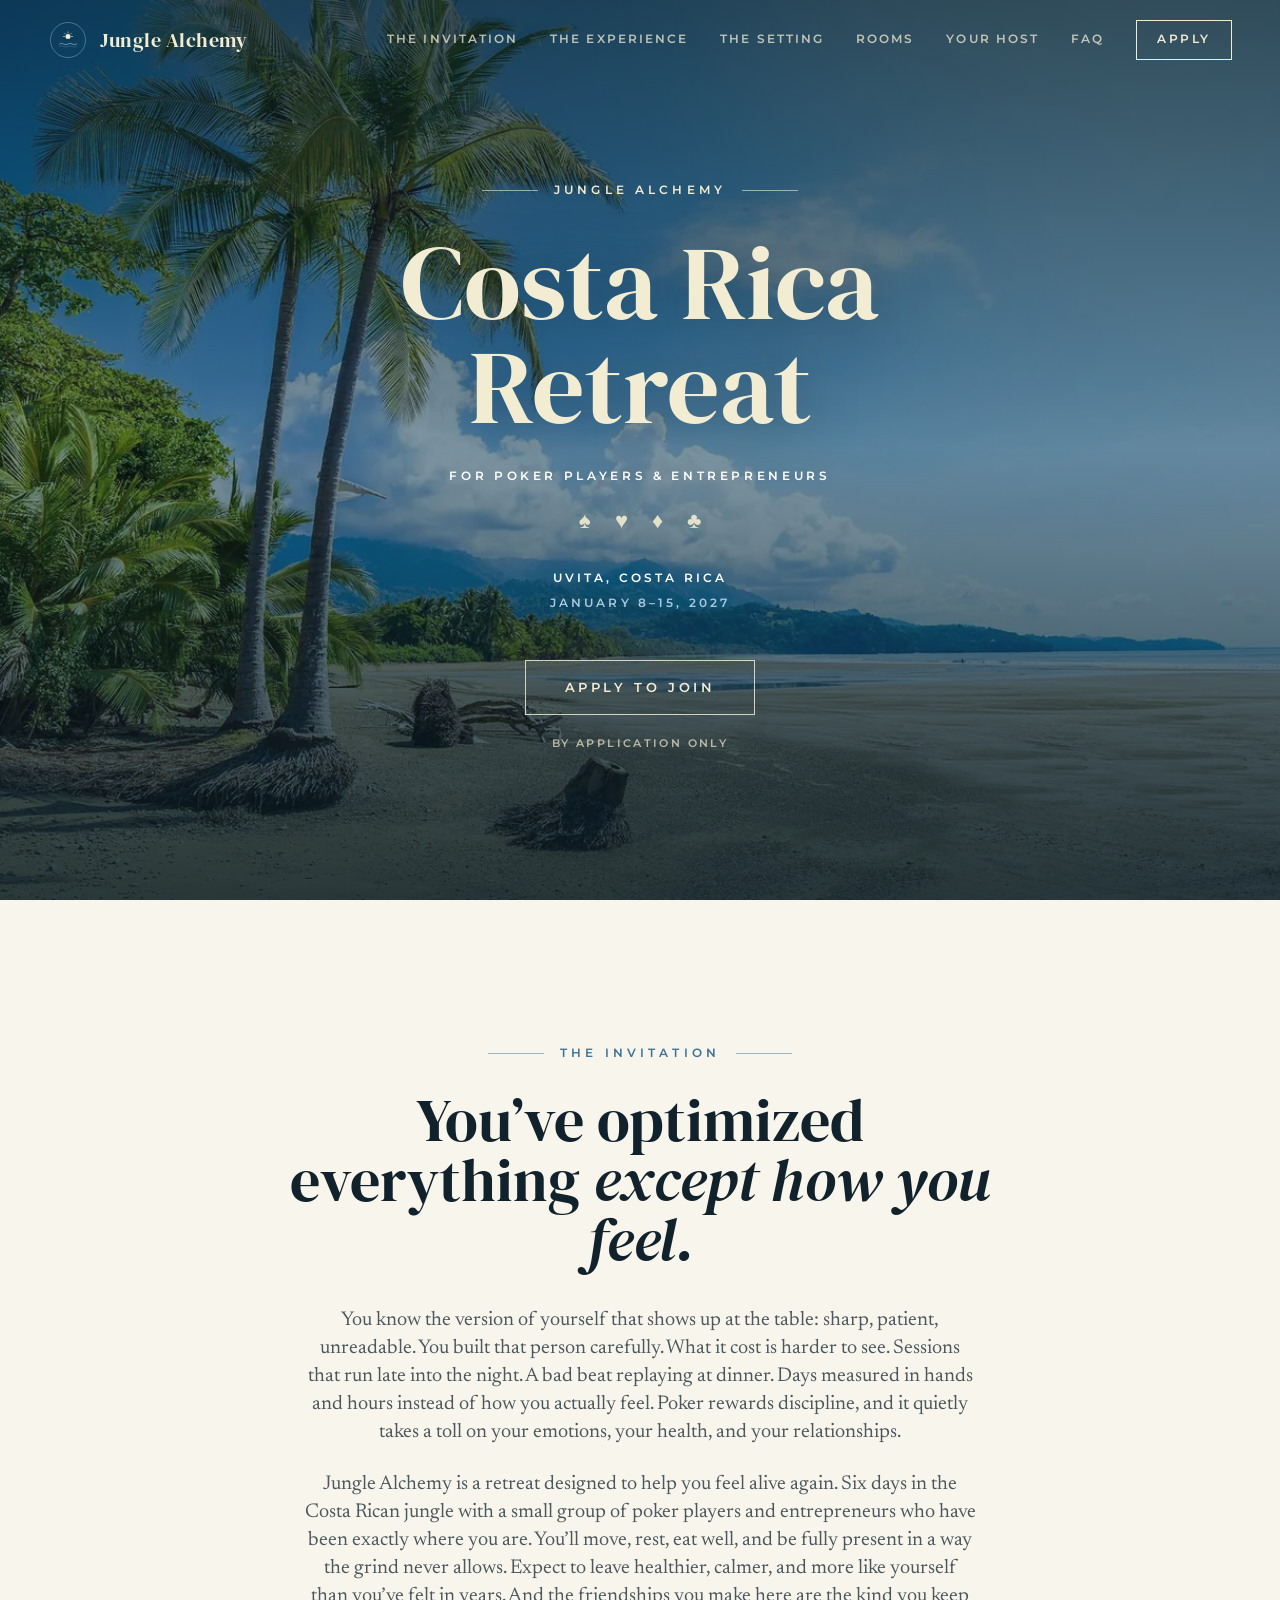
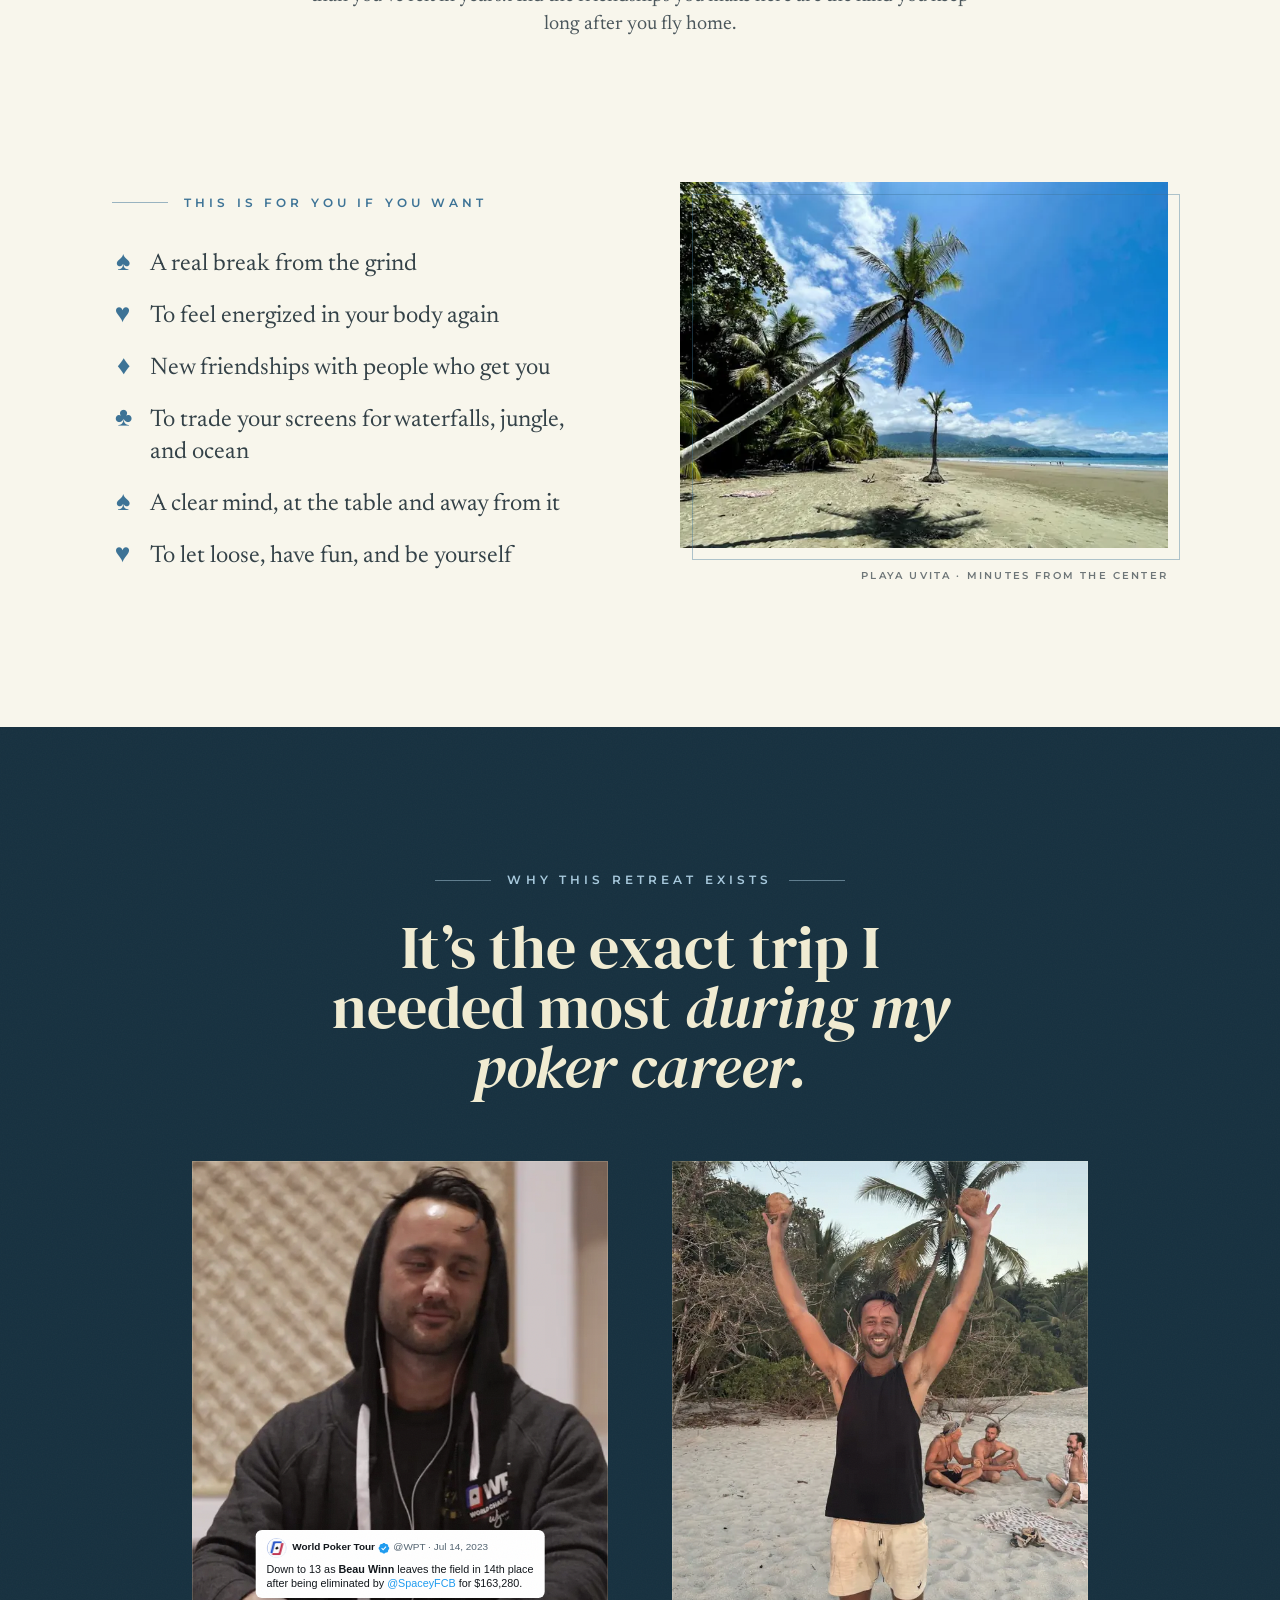
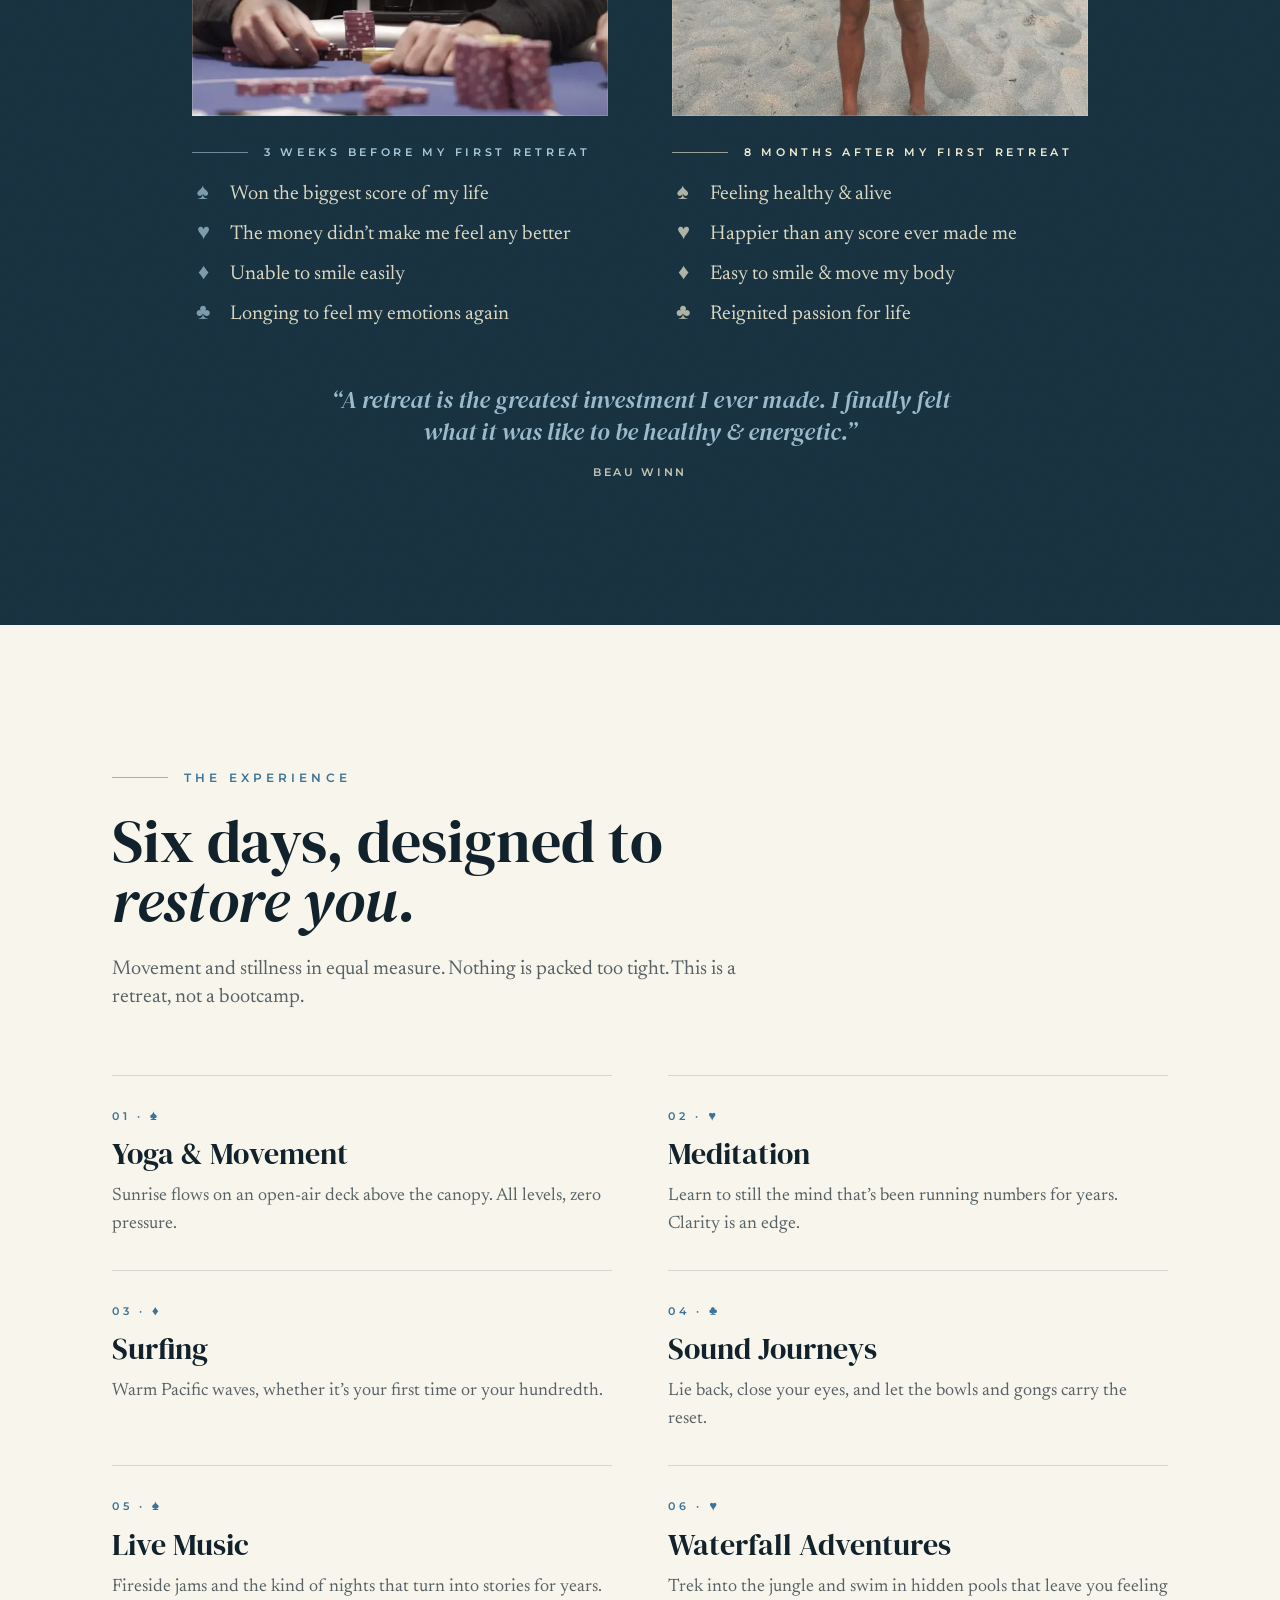
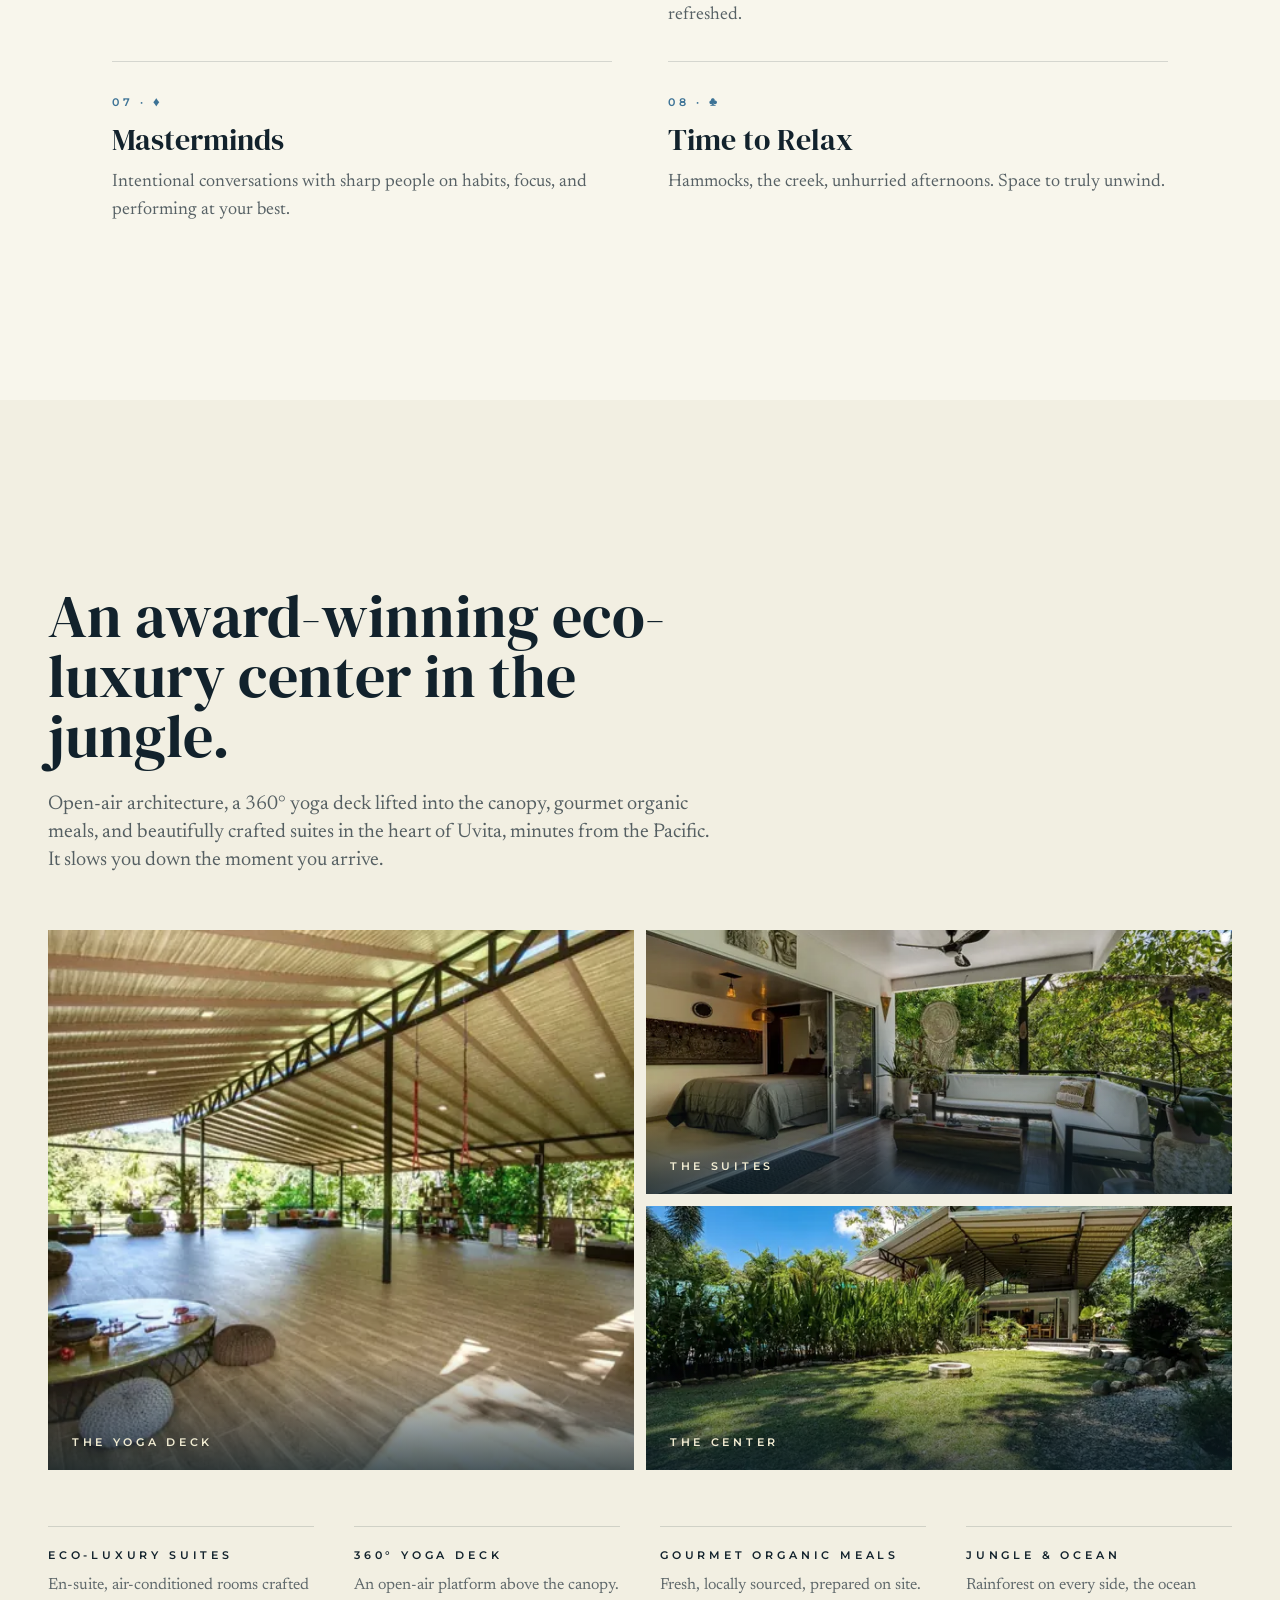
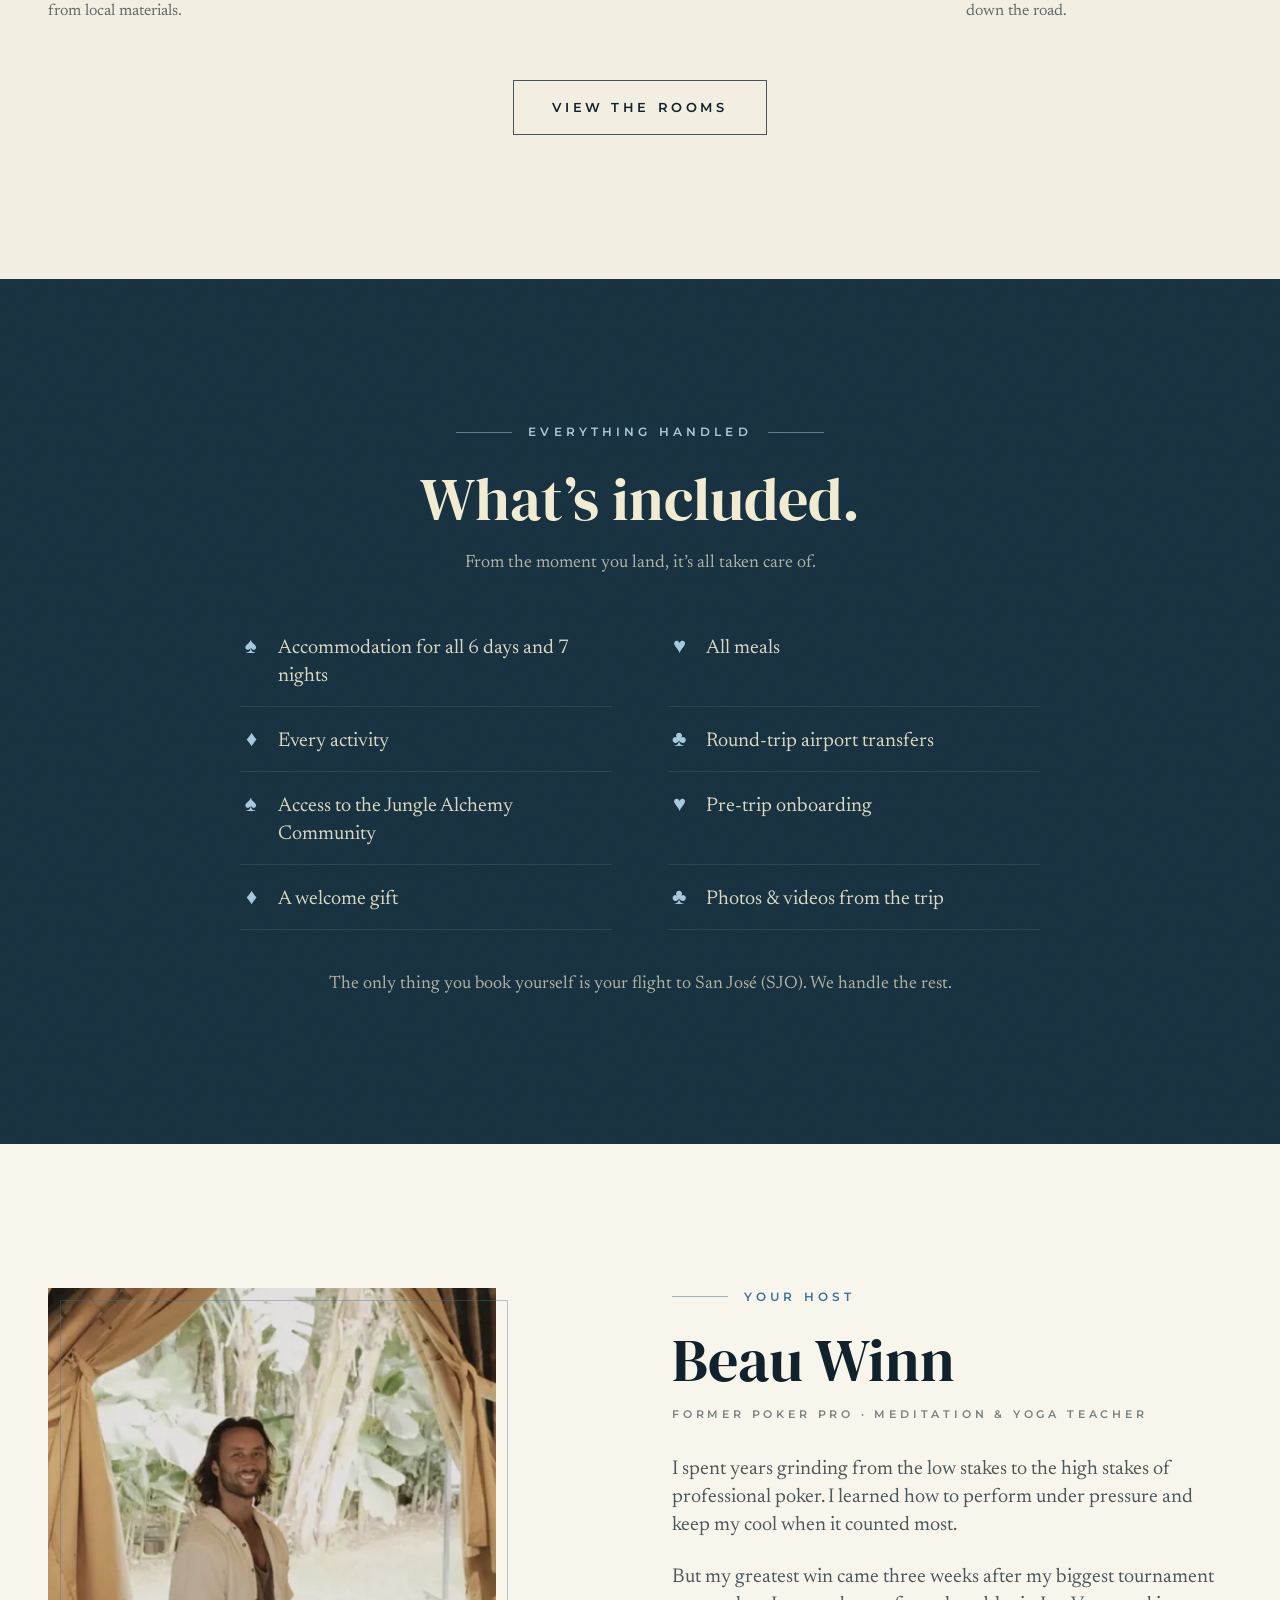
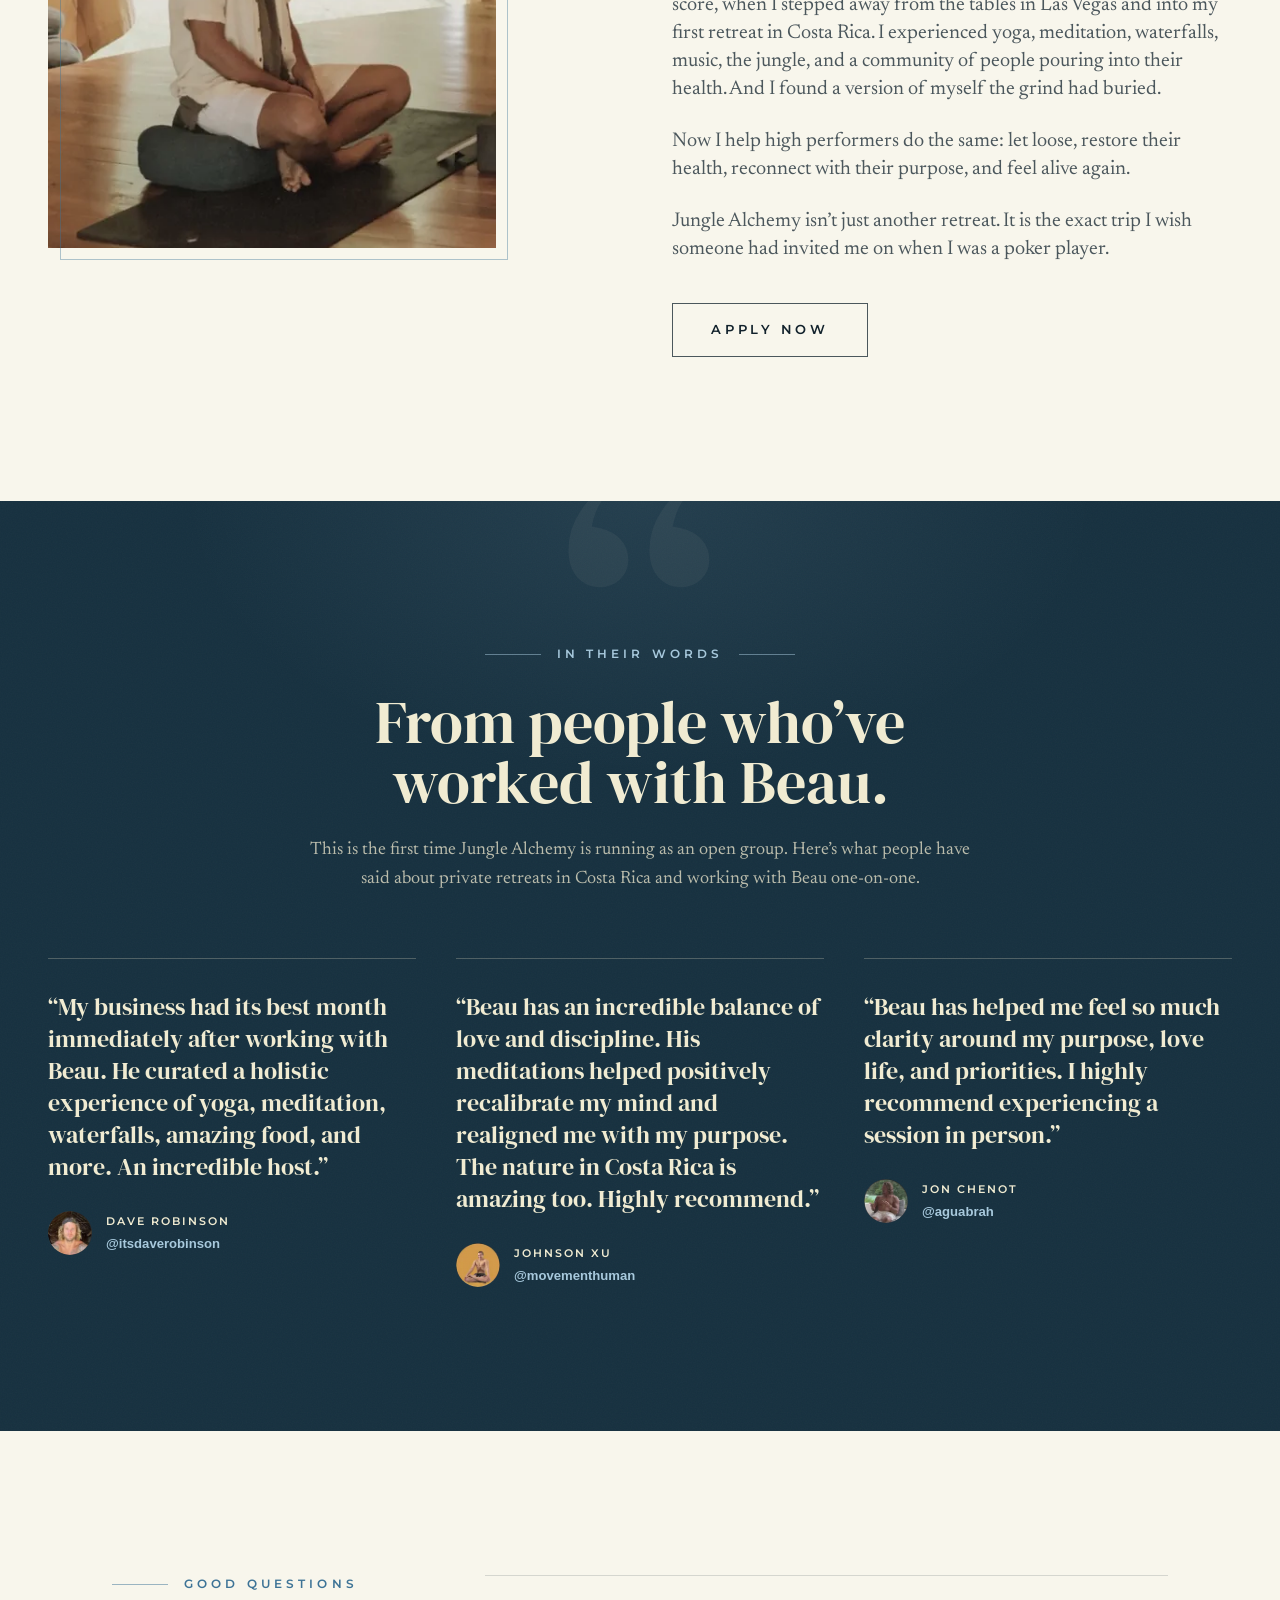
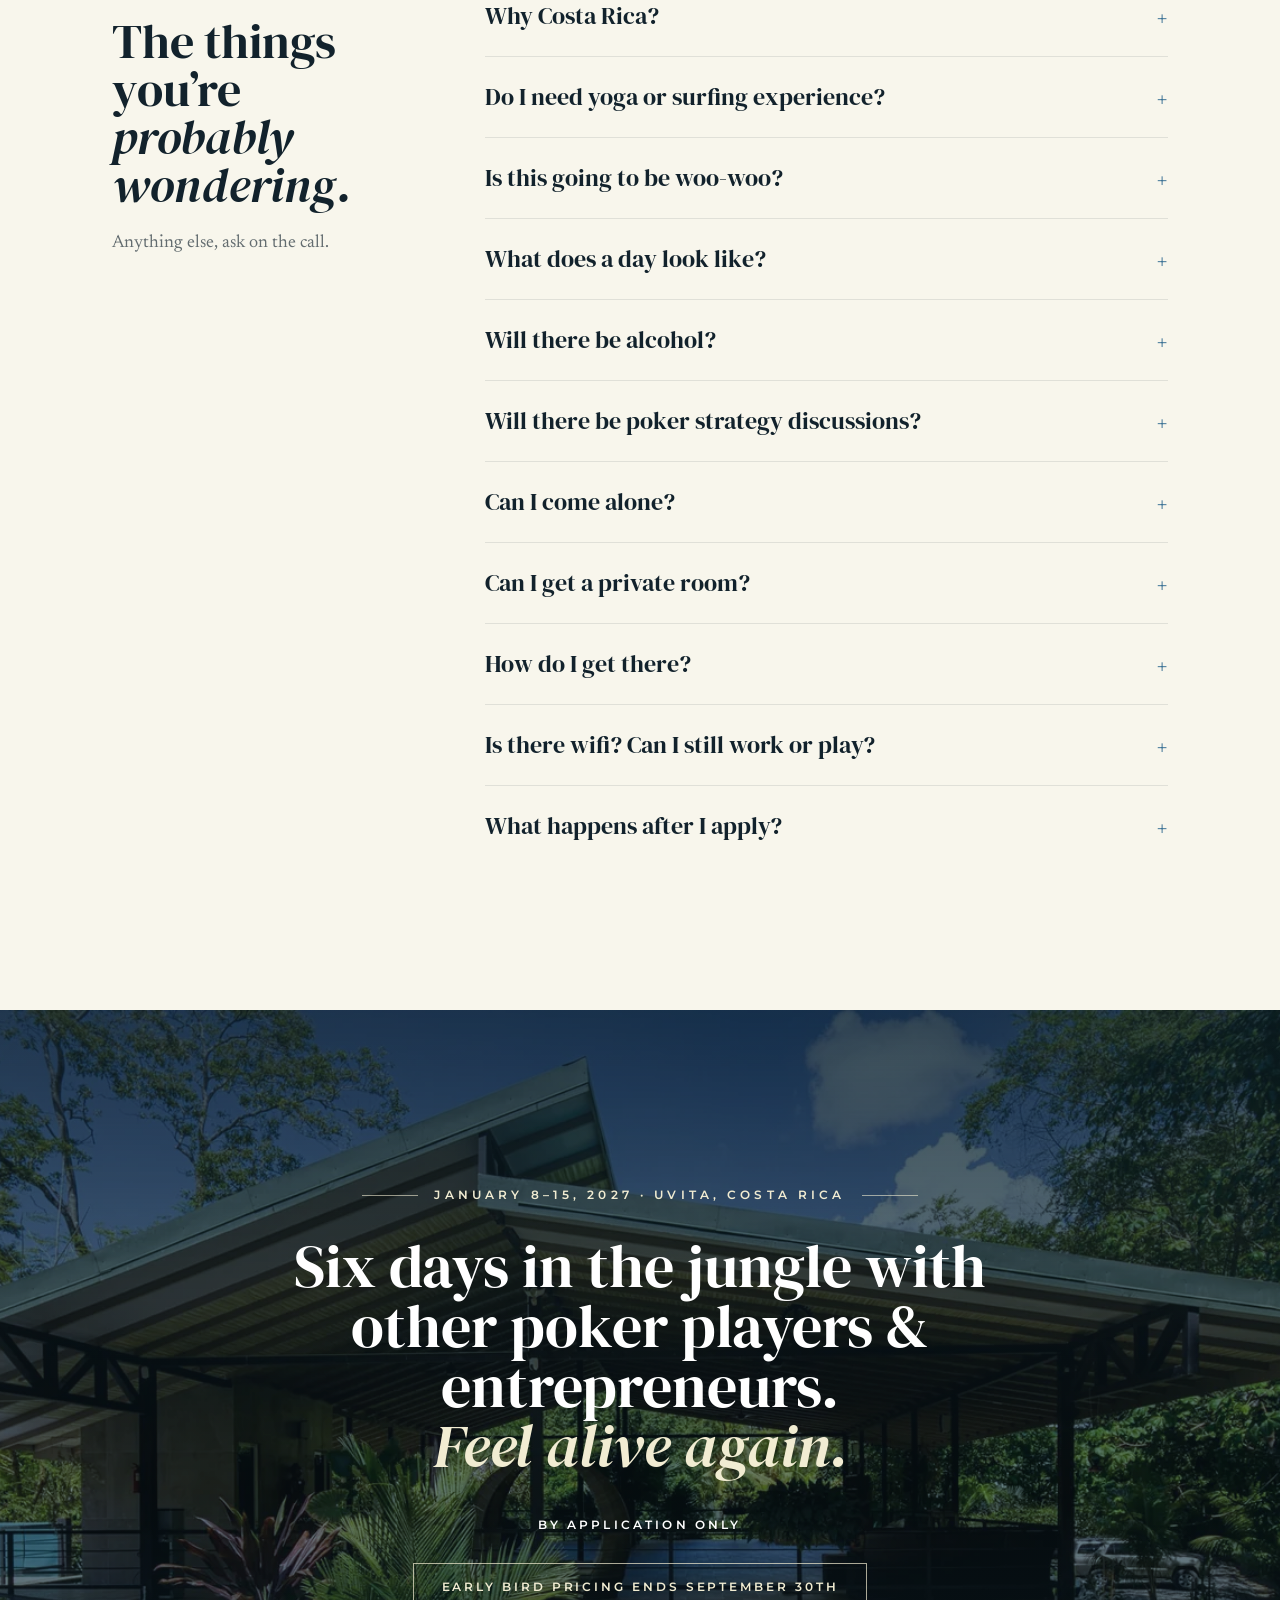
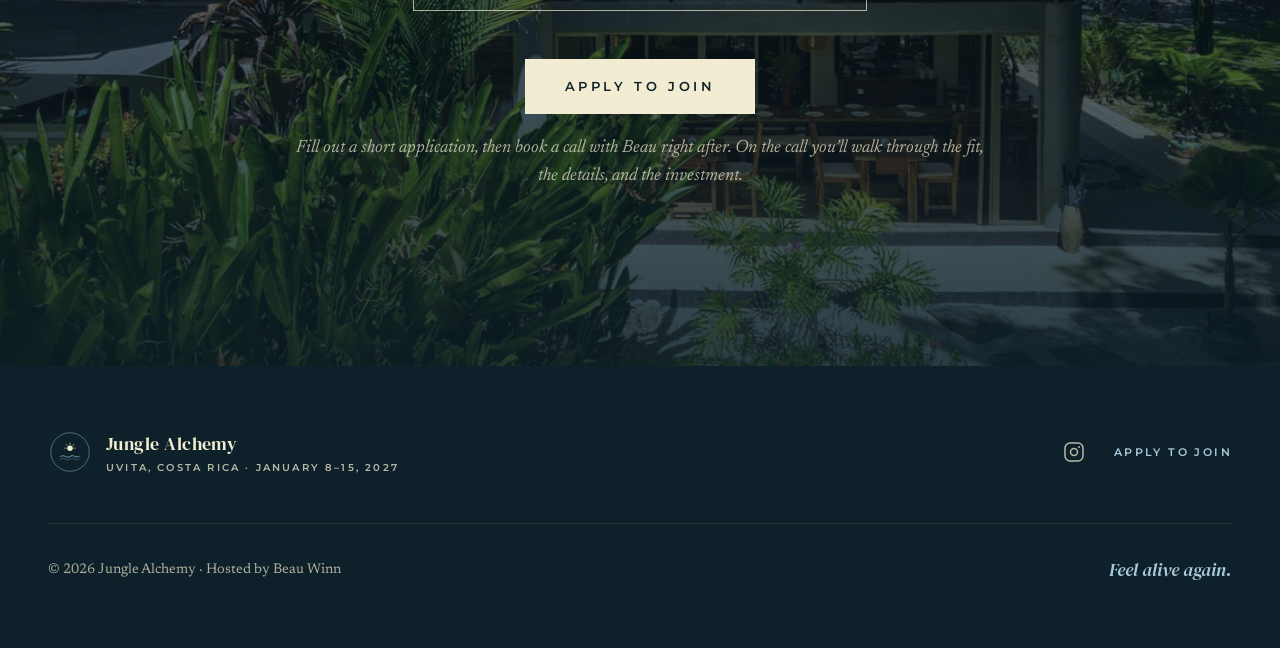
<file: index.html>
<!DOCTYPE html>
<html lang="en">
<head>
  <meta charset="UTF-8" />
  <meta name="viewport" content="width=device-width, initial-scale=1.0" />
  <title>Jungle Alchemy · Retreats for Poker Players &amp; Entrepreneurs</title>
  <meta name="description" content="Jungle Alchemy: six days in Uvita, Costa Rica for poker players & entrepreneurs. Yoga, meditation, surf, sound journeys, waterfalls. January 8–15, 2027. By application only." />

  <!-- Social / link previews (iMessage, WhatsApp, Slack, X, Facebook) -->
  <meta property="og:type" content="website" />
  <meta property="og:site_name" content="Jungle Alchemy" />
  <meta property="og:title" content="Jungle Alchemy · Retreats for Poker Players &amp; Entrepreneurs" />
  <meta property="og:description" content="Six days in Uvita, Costa Rica for poker players & entrepreneurs. Yoga, surf, waterfalls, sound journeys, and people who get it. By application only." />
  <meta property="og:url" content="https://junglealchemyretreats.com/" />
  <meta property="og:image" content="https://junglealchemyretreats.com/images/og-card.jpg" />
  <meta property="og:image:width" content="1200" />
  <meta property="og:image:height" content="630" />
  <meta property="og:image:alt" content="Jungle Alchemy: Costa Rica Retreat for poker players and entrepreneurs in Uvita, Costa Rica" />
  <meta name="twitter:card" content="summary_large_image" />
  <meta name="twitter:title" content="Jungle Alchemy · Retreats for Poker Players &amp; Entrepreneurs" />
  <meta name="twitter:description" content="Six days in Uvita, Costa Rica for poker players & entrepreneurs. Yoga, surf, waterfalls, sound journeys, and people who get it. By application only." />
  <meta name="twitter:image" content="https://junglealchemyretreats.com/images/og-card.jpg" />

  <link rel="preconnect" href="https://fonts.googleapis.com" />
  <link rel="preconnect" href="https://fonts.gstatic.com" crossorigin />
  <link href="https://fonts.googleapis.com/css2?family=DM+Serif+Display:ital@0;1&family=Montserrat:wght@600&family=Newsreader:ital,wght@0,400;1,400&display=swap" rel="preload" as="style" onload="this.onload=null;this.rel='stylesheet'" />
  <noscript><link href="https://fonts.googleapis.com/css2?family=DM+Serif+Display:ital@0;1&family=Montserrat:wght@600&family=Newsreader:ital,wght@0,400;1,400&display=swap" rel="stylesheet" /></noscript>
  <link rel="preload" as="image" imagesrcset="images/opt/hero-640.webp 640w, images/opt/hero-768.webp 768w, images/opt/hero-960.webp 960w, images/opt/hero-1280.webp 1280w, images/opt/hero-1800.webp 1800w" imagesizes="100vw" fetchpriority="high" />
  <!-- Favicons -->
  <link rel="icon" href="/favicon.ico" sizes="any" />
  <link rel="icon" type="image/svg+xml" href="/favicon.svg" />
  <link rel="icon" type="image/png" sizes="32x32" href="/favicon-32x32.png" />
  <link rel="icon" type="image/png" sizes="16x16" href="/favicon-16x16.png" />
  <link rel="apple-touch-icon" href="/apple-touch-icon.png" />

  <!-- ============================================================
       FONTS — DM Serif Display (high-contrast display serif)
               + Newsreader (elegant editorial body serif)
               + Montserrat (letterspaced uppercase labels)
       ============================================================ -->

  <style id="tw">*,:after,:before{--tw-border-spacing-x:0;--tw-border-spacing-y:0;--tw-translate-x:0;--tw-translate-y:0;--tw-rotate:0;--tw-skew-x:0;--tw-skew-y:0;--tw-scale-x:1;--tw-scale-y:1;--tw-pan-x: ;--tw-pan-y: ;--tw-pinch-zoom: ;--tw-scroll-snap-strictness:proximity;--tw-gradient-from-position: ;--tw-gradient-via-position: ;--tw-gradient-to-position: ;--tw-ordinal: ;--tw-slashed-zero: ;--tw-numeric-figure: ;--tw-numeric-spacing: ;--tw-numeric-fraction: ;--tw-ring-inset: ;--tw-ring-offset-width:0px;--tw-ring-offset-color:#fff;--tw-ring-color:rgba(59,130,246,.5);--tw-ring-offset-shadow:0 0 #0000;--tw-ring-shadow:0 0 #0000;--tw-shadow:0 0 #0000;--tw-shadow-colored:0 0 #0000;--tw-blur: ;--tw-brightness: ;--tw-contrast: ;--tw-grayscale: ;--tw-hue-rotate: ;--tw-invert: ;--tw-saturate: ;--tw-sepia: ;--tw-drop-shadow: ;--tw-backdrop-blur: ;--tw-backdrop-brightness: ;--tw-backdrop-contrast: ;--tw-backdrop-grayscale: ;--tw-backdrop-hue-rotate: ;--tw-backdrop-invert: ;--tw-backdrop-opacity: ;--tw-backdrop-saturate: ;--tw-backdrop-sepia: ;--tw-contain-size: ;--tw-contain-layout: ;--tw-contain-paint: ;--tw-contain-style: }::backdrop{--tw-border-spacing-x:0;--tw-border-spacing-y:0;--tw-translate-x:0;--tw-translate-y:0;--tw-rotate:0;--tw-skew-x:0;--tw-skew-y:0;--tw-scale-x:1;--tw-scale-y:1;--tw-pan-x: ;--tw-pan-y: ;--tw-pinch-zoom: ;--tw-scroll-snap-strictness:proximity;--tw-gradient-from-position: ;--tw-gradient-via-position: ;--tw-gradient-to-position: ;--tw-ordinal: ;--tw-slashed-zero: ;--tw-numeric-figure: ;--tw-numeric-spacing: ;--tw-numeric-fraction: ;--tw-ring-inset: ;--tw-ring-offset-width:0px;--tw-ring-offset-color:#fff;--tw-ring-color:rgba(59,130,246,.5);--tw-ring-offset-shadow:0 0 #0000;--tw-ring-shadow:0 0 #0000;--tw-shadow:0 0 #0000;--tw-shadow-colored:0 0 #0000;--tw-blur: ;--tw-brightness: ;--tw-contrast: ;--tw-grayscale: ;--tw-hue-rotate: ;--tw-invert: ;--tw-saturate: ;--tw-sepia: ;--tw-drop-shadow: ;--tw-backdrop-blur: ;--tw-backdrop-brightness: ;--tw-backdrop-contrast: ;--tw-backdrop-grayscale: ;--tw-backdrop-hue-rotate: ;--tw-backdrop-invert: ;--tw-backdrop-opacity: ;--tw-backdrop-saturate: ;--tw-backdrop-sepia: ;--tw-contain-size: ;--tw-contain-layout: ;--tw-contain-paint: ;--tw-contain-style: }/*! tailwindcss v3.4.19 | MIT License | https://tailwindcss.com*/*,:after,:before{box-sizing:border-box;border:0 solid #e5e7eb}:after,:before{--tw-content:""}:host,html{line-height:1.5;-webkit-text-size-adjust:100%;-moz-tab-size:4;-o-tab-size:4;tab-size:4;font-family:ui-sans-serif,system-ui,sans-serif,Apple Color Emoji,Segoe UI Emoji,Segoe UI Symbol,Noto Color Emoji;font-feature-settings:normal;font-variation-settings:normal;-webkit-tap-highlight-color:transparent}body{margin:0;line-height:inherit}hr{height:0;color:inherit;border-top-width:1px}abbr:where([title]){-webkit-text-decoration:underline dotted;text-decoration:underline dotted}h1,h2,h3,h4,h5,h6{font-size:inherit;font-weight:inherit}a{color:inherit;text-decoration:inherit}b,strong{font-weight:bolder}code,kbd,pre,samp{font-family:ui-monospace,SFMono-Regular,Menlo,Monaco,Consolas,Liberation Mono,Courier New,monospace;font-feature-settings:normal;font-variation-settings:normal;font-size:1em}small{font-size:80%}sub,sup{font-size:75%;line-height:0;position:relative;vertical-align:baseline}sub{bottom:-.25em}sup{top:-.5em}table{text-indent:0;border-color:inherit;border-collapse:collapse}button,input,optgroup,select,textarea{font-family:inherit;font-feature-settings:inherit;font-variation-settings:inherit;font-size:100%;font-weight:inherit;line-height:inherit;letter-spacing:inherit;color:inherit;margin:0;padding:0}button,select{text-transform:none}button,input:where([type=button]),input:where([type=reset]),input:where([type=submit]){-webkit-appearance:button;background-color:transparent;background-image:none}:-moz-focusring{outline:auto}:-moz-ui-invalid{box-shadow:none}progress{vertical-align:baseline}::-webkit-inner-spin-button,::-webkit-outer-spin-button{height:auto}[type=search]{-webkit-appearance:textfield;outline-offset:-2px}::-webkit-search-decoration{-webkit-appearance:none}::-webkit-file-upload-button{-webkit-appearance:button;font:inherit}summary{display:list-item}blockquote,dd,dl,figure,h1,h2,h3,h4,h5,h6,hr,p,pre{margin:0}fieldset{margin:0}fieldset,legend{padding:0}menu,ol,ul{list-style:none;margin:0;padding:0}dialog{padding:0}textarea{resize:vertical}input::-moz-placeholder,textarea::-moz-placeholder{opacity:1;color:#9ca3af}input::placeholder,textarea::placeholder{opacity:1;color:#9ca3af}[role=button],button{cursor:pointer}:disabled{cursor:default}audio,canvas,embed,iframe,img,object,svg,video{display:block;vertical-align:middle}img,video{max-width:100%;height:auto}[hidden]:where(:not([hidden=until-found])){display:none}.container{width:100%}@media (min-width:640px){.container{max-width:640px}}@media (min-width:768px){.container{max-width:768px}}@media (min-width:1024px){.container{max-width:1024px}}@media (min-width:1280px){.container{max-width:1280px}}@media (min-width:1536px){.container{max-width:1536px}}.pointer-events-none{pointer-events:none}.visible{visibility:visible}.fixed{position:fixed}.absolute{position:absolute}.relative{position:relative}.inset-0{inset:0}.inset-x-0{left:0;right:0}.-top-16{top:-4rem}.bottom-0{bottom:0}.bottom-5{bottom:1.25rem}.left-1{left:.25rem}.left-1\/2{left:50%}.left-6{left:1.5rem}.top-0{top:0}.z-10{z-index:10}.z-50{z-index:50}.order-1{order:1}.order-2{order:2}.mx-4{margin-left:1rem;margin-right:1rem}.mx-auto{margin-left:auto;margin-right:auto}.-mr-2{margin-right:-.5rem}.mt-0{margin-top:0}.mt-0\.5{margin-top:.125rem}.mt-1{margin-top:.25rem}.mt-10{margin-top:2.5rem}.mt-12{margin-top:3rem}.mt-14{margin-top:3.5rem}.mt-16{margin-top:4rem}.mt-2{margin-top:.5rem}.mt-3{margin-top:.75rem}.mt-4{margin-top:1rem}.mt-5{margin-top:1.25rem}.mt-6{margin-top:1.5rem}.mt-7{margin-top:1.75rem}.mt-8{margin-top:2rem}.mt-9{margin-top:2.25rem}.block{display:block}.inline-block{display:inline-block}.flex{display:flex}.table{display:table}.grid{display:grid}.hidden{display:none}.aspect-\[3\/4\]{aspect-ratio:3/4}.aspect-\[4\/3\]{aspect-ratio:4/3}.aspect-\[4\/5\]{aspect-ratio:4/5}.h-10{height:2.5rem}.h-11{height:2.75rem}.h-28{height:7rem}.h-4{height:1rem}.h-48{height:12rem}.h-6{height:1.5rem}.h-64{height:16rem}.h-7{height:1.75rem}.h-9{height:2.25rem}.h-full{height:100%}.min-h-\[100svh\]{min-height:100svh}.min-h-\[76svh\]{min-height:76svh}.w-10{width:2.5rem}.w-11{width:2.75rem}.w-4{width:1rem}.w-6{width:1.5rem}.w-7{width:1.75rem}.w-9{width:2.25rem}.w-auto{width:auto}.w-full{width:100%}.w-max{width:-moz-max-content;width:max-content}.max-w-2xl{max-width:42rem}.max-w-3xl{max-width:48rem}.max-w-4xl{max-width:56rem}.max-w-6xl{max-width:72rem}.max-w-7xl{max-width:80rem}.max-w-md{max-width:28rem}.max-w-xl{max-width:36rem}.flex-1{flex:1 1 0%}.-translate-x-1{--tw-translate-x:-0.25rem}.-translate-x-1,.-translate-x-1\/2{transform:translate(var(--tw-translate-x),var(--tw-translate-y)) rotate(var(--tw-rotate)) skewX(var(--tw-skew-x)) skewY(var(--tw-skew-y)) scaleX(var(--tw-scale-x)) scaleY(var(--tw-scale-y))}.-translate-x-1\/2{--tw-translate-x:-50%}.translate-x-3{--tw-translate-x:0.75rem}.translate-x-3,.translate-y-3{transform:translate(var(--tw-translate-x),var(--tw-translate-y)) rotate(var(--tw-rotate)) skewX(var(--tw-skew-x)) skewY(var(--tw-skew-y)) scaleX(var(--tw-scale-x)) scaleY(var(--tw-scale-y))}.translate-y-3{--tw-translate-y:0.75rem}.transform{transform:translate(var(--tw-translate-x),var(--tw-translate-y)) rotate(var(--tw-rotate)) skewX(var(--tw-skew-x)) skewY(var(--tw-skew-y)) scaleX(var(--tw-scale-x)) scaleY(var(--tw-scale-y))}.cursor-pointer{cursor:pointer}.select-none{-webkit-user-select:none;-moz-user-select:none;user-select:none}.list-none{list-style-type:none}.grid-cols-2{grid-template-columns:repeat(2,minmax(0,1fr))}.flex-col{flex-direction:column}.place-items-center{place-items:center}.items-start{align-items:flex-start}.items-center{align-items:center}.items-baseline{align-items:baseline}.justify-center{justify-content:center}.justify-between{justify-content:space-between}.gap-10{gap:2.5rem}.gap-12{gap:3rem}.gap-3{gap:.75rem}.gap-3\.5{gap:.875rem}.gap-4{gap:1rem}.gap-5{gap:1.25rem}.gap-6{gap:1.5rem}.gap-7{gap:1.75rem}.gap-8{gap:2rem}.gap-9{gap:2.25rem}.gap-x-10{-moz-column-gap:2.5rem;column-gap:2.5rem}.gap-x-14{-moz-column-gap:3.5rem;column-gap:3.5rem}.gap-x-8{-moz-column-gap:2rem;column-gap:2rem}.gap-y-3{row-gap:.75rem}.gap-y-4{row-gap:1rem}.gap-y-6{row-gap:1.5rem}.space-y-1>:not([hidden])~:not([hidden]){--tw-space-y-reverse:0;margin-top:calc(.25rem*(1 - var(--tw-space-y-reverse)));margin-bottom:calc(.25rem*var(--tw-space-y-reverse))}.space-y-1\.5>:not([hidden])~:not([hidden]){--tw-space-y-reverse:0;margin-top:calc(.375rem*(1 - var(--tw-space-y-reverse)));margin-bottom:calc(.375rem*var(--tw-space-y-reverse))}.space-y-3>:not([hidden])~:not([hidden]){--tw-space-y-reverse:0;margin-top:calc(.75rem*(1 - var(--tw-space-y-reverse)));margin-bottom:calc(.75rem*var(--tw-space-y-reverse))}.space-y-5>:not([hidden])~:not([hidden]){--tw-space-y-reverse:0;margin-top:calc(1.25rem*(1 - var(--tw-space-y-reverse)));margin-bottom:calc(1.25rem*var(--tw-space-y-reverse))}.space-y-6>:not([hidden])~:not([hidden]){--tw-space-y-reverse:0;margin-top:calc(1.5rem*(1 - var(--tw-space-y-reverse)));margin-bottom:calc(1.5rem*var(--tw-space-y-reverse))}.overflow-hidden{overflow:hidden}.rounded-full{border-radius:9999px}.border{border-width:1px}.border-b{border-bottom-width:1px}.border-t{border-top-width:1px}.border-azure{--tw-border-opacity:1;border-color:rgb(61 115 150/var(--tw-border-opacity,1))}.border-azure\/40{border-color:rgba(61,115,150,.4)}.border-cream{--tw-border-opacity:1;border-color:rgb(241 236 210/var(--tw-border-opacity,1))}.border-cream\/10{border-color:hsla(50,53%,88%,.1)}.border-cream\/20{border-color:hsla(50,53%,88%,.2)}.border-cream\/25{border-color:hsla(50,53%,88%,.25)}.border-cream\/70{border-color:hsla(50,53%,88%,.7)}.border-current{border-color:currentColor}.border-ink{--tw-border-opacity:1;border-color:rgb(18 34 44/var(--tw-border-opacity,1))}.border-ink\/10{border-color:rgba(18,34,44,.1)}.border-ink\/15{border-color:rgba(18,34,44,.15)}.bg-\[\#2A5A74\]{--tw-bg-opacity:1;background-color:rgb(42 90 116/var(--tw-bg-opacity,1))}.bg-azure{--tw-bg-opacity:1;background-color:rgb(61 115 150/var(--tw-bg-opacity,1))}.bg-azure\/50{background-color:rgba(61,115,150,.5)}.bg-cream{--tw-bg-opacity:1;background-color:rgb(241 236 210/var(--tw-bg-opacity,1))}.bg-cream\/60{background-color:hsla(50,53%,88%,.6)}.bg-deep{--tw-bg-opacity:1;background-color:rgb(22 48 63/var(--tw-bg-opacity,1))}.bg-deep2{--tw-bg-opacity:1;background-color:rgb(14 32 41/var(--tw-bg-opacity,1))}.bg-ivory{--tw-bg-opacity:1;background-color:rgb(248 246 236/var(--tw-bg-opacity,1))}.bg-sand{--tw-bg-opacity:1;background-color:rgb(233 228 210/var(--tw-bg-opacity,1))}.bg-sand\/40{background-color:hsla(47,34%,87%,.4)}.bg-sky{--tw-bg-opacity:1;background-color:rgb(167 201 221/var(--tw-bg-opacity,1))}.bg-sky\/50{background-color:rgba(167,201,221,.5)}.bg-sky\/60{background-color:rgba(167,201,221,.6)}.bg-gradient-to-b{background-image:linear-gradient(to bottom,var(--tw-gradient-stops))}.bg-gradient-to-t{background-image:linear-gradient(to top,var(--tw-gradient-stops))}.from-deep2{--tw-gradient-from:#0e2029 var(--tw-gradient-from-position);--tw-gradient-to:rgba(14,32,41,0) var(--tw-gradient-to-position);--tw-gradient-stops:var(--tw-gradient-from),var(--tw-gradient-to)}.from-deep2\/65{--tw-gradient-from:rgba(14,32,41,.65) var(--tw-gradient-from-position);--tw-gradient-to:rgba(14,32,41,0) var(--tw-gradient-to-position);--tw-gradient-stops:var(--tw-gradient-from),var(--tw-gradient-to)}.from-deep2\/70{--tw-gradient-from:rgba(14,32,41,.7) var(--tw-gradient-from-position);--tw-gradient-to:rgba(14,32,41,0) var(--tw-gradient-to-position);--tw-gradient-stops:var(--tw-gradient-from),var(--tw-gradient-to)}.from-deep2\/75{--tw-gradient-from:rgba(14,32,41,.75) var(--tw-gradient-from-position);--tw-gradient-to:rgba(14,32,41,0) var(--tw-gradient-to-position);--tw-gradient-stops:var(--tw-gradient-from),var(--tw-gradient-to)}.via-deep2{--tw-gradient-to:rgba(14,32,41,0) var(--tw-gradient-to-position);--tw-gradient-stops:var(--tw-gradient-from),#0e2029 var(--tw-gradient-via-position),var(--tw-gradient-to)}.via-deep2\/15{--tw-gradient-to:rgba(14,32,41,0) var(--tw-gradient-to-position);--tw-gradient-stops:var(--tw-gradient-from),rgba(14,32,41,.15) var(--tw-gradient-via-position),var(--tw-gradient-to)}.via-deep2\/25{--tw-gradient-to:rgba(14,32,41,0) var(--tw-gradient-to-position);--tw-gradient-stops:var(--tw-gradient-from),rgba(14,32,41,.25) var(--tw-gradient-via-position),var(--tw-gradient-to)}.via-deep2\/35{--tw-gradient-to:rgba(14,32,41,0) var(--tw-gradient-to-position);--tw-gradient-stops:var(--tw-gradient-from),rgba(14,32,41,.35) var(--tw-gradient-via-position),var(--tw-gradient-to)}.to-deep2{--tw-gradient-to:#0e2029 var(--tw-gradient-to-position)}.to-deep2\/75{--tw-gradient-to:rgba(14,32,41,.75) var(--tw-gradient-to-position)}.to-deep2\/80{--tw-gradient-to:rgba(14,32,41,.8) var(--tw-gradient-to-position)}.to-transparent{--tw-gradient-to:transparent var(--tw-gradient-to-position)}.object-cover{-o-object-fit:cover;object-fit:cover}.p-2{padding:.5rem}.\!px-6{padding-left:1.5rem!important;padding-right:1.5rem!important}.\!px-8{padding-left:2rem!important;padding-right:2rem!important}.\!py-3{padding-top:.75rem!important;padding-bottom:.75rem!important}.\!py-3\.5{padding-top:.875rem!important;padding-bottom:.875rem!important}.px-5{padding-left:1.25rem;padding-right:1.25rem}.px-7{padding-left:1.75rem;padding-right:1.75rem}.py-12{padding-top:3rem;padding-bottom:3rem}.py-16{padding-top:4rem;padding-bottom:4rem}.py-2{padding-top:.5rem;padding-bottom:.5rem}.py-2\.5{padding-top:.625rem;padding-bottom:.625rem}.py-20{padding-top:5rem;padding-bottom:5rem}.py-24{padding-top:6rem;padding-bottom:6rem}.py-3{padding-top:.75rem;padding-bottom:.75rem}.py-3\.5{padding-top:.875rem;padding-bottom:.875rem}.py-5{padding-top:1.25rem;padding-bottom:1.25rem}.py-6{padding-top:1.5rem;padding-bottom:1.5rem}.py-7{padding-top:1.75rem;padding-bottom:1.75rem}.pb-14{padding-bottom:3.5rem}.pb-16{padding-bottom:4rem}.pb-20{padding-bottom:5rem}.pb-4{padding-bottom:1rem}.pb-6{padding-bottom:1.5rem}.pl-\[\.5em\]{padding-left:.5em}.pr-2{padding-right:.5rem}.pt-20{padding-top:5rem}.pt-24{padding-top:6rem}.pt-28{padding-top:7rem}.pt-5{padding-top:1.25rem}.pt-8{padding-top:2rem}.text-left{text-align:left}.text-center{text-align:center}.text-right{text-align:right}.font-display{font-family:JA Suits,"DM Serif Display",serif}.font-serif{font-family:JA Suits,Newsreader,serif}.\!text-\[\.62rem\]{font-size:.62rem!important}.\!text-\[\.68rem\]{font-size:.68rem!important}.\!text-\[\.72rem\]{font-size:.72rem!important}.\!text-\[\.7rem\]{font-size:.7rem!important}.text-2xl{font-size:1.5rem;line-height:2rem}.text-3xl{font-size:1.875rem;line-height:2.25rem}.text-4xl{font-size:2.25rem;line-height:2.5rem}.text-5xl{font-size:3rem;line-height:1}.text-6xl{font-size:3.75rem;line-height:1}.text-7xl{font-size:4.5rem;line-height:1}.text-\[24rem\]{font-size:24rem}.text-base{font-size:1rem;line-height:1.5rem}.text-lg{font-size:1.125rem;line-height:1.75rem}.text-sm{font-size:.875rem;line-height:1.25rem}.text-xl{font-size:1.25rem;line-height:1.75rem}.uppercase{text-transform:uppercase}.italic{font-style:italic}.leading-\[1\.02\]{line-height:1.02}.leading-\[1\.05\]{line-height:1.05}.leading-\[1\.08\]{line-height:1.08}.leading-\[1\.12\]{line-height:1.12}.leading-\[1\.1\]{line-height:1.1}.leading-loose{line-height:2}.leading-none{line-height:1}.leading-relaxed{line-height:1.625}.leading-snug{line-height:1.375}.\!tracking-\[\.16em\]{letter-spacing:.16em!important}.\!tracking-\[\.18em\]{letter-spacing:.18em!important}.\!tracking-\[\.22em\]{letter-spacing:.22em!important}.\!tracking-\[\.24em\]{letter-spacing:.24em!important}.\!tracking-\[\.26em\]{letter-spacing:.26em!important}.\!tracking-\[\.2em\]{letter-spacing:.2em!important}.tracking-\[\.5em\]{letter-spacing:.5em}.tracking-wide{letter-spacing:.025em}.text-azure{--tw-text-opacity:1;color:rgb(61 115 150/var(--tw-text-opacity,1))}.text-cream{--tw-text-opacity:1;color:rgb(241 236 210/var(--tw-text-opacity,1))}.text-cream\/30{color:hsla(50,53%,88%,.3)}.text-cream\/70{color:hsla(50,53%,88%,.7)}.text-cream\/75{color:hsla(50,53%,88%,.75)}.text-cream\/80{color:hsla(50,53%,88%,.8)}.text-cream\/85{color:hsla(50,53%,88%,.85)}.text-cream\/90{color:hsla(50,53%,88%,.9)}.text-cream\/\[0\.05\]{color:hsla(50,53%,88%,.05)}.text-ink{--tw-text-opacity:1;color:rgb(18 34 44/var(--tw-text-opacity,1))}.text-ink\/50{color:rgba(18,34,44,.5)}.text-ink\/55{color:rgba(18,34,44,.55)}.text-ink\/60{color:rgba(18,34,44,.6)}.text-ink\/65{color:rgba(18,34,44,.65)}.text-ink\/70{color:rgba(18,34,44,.7)}.text-ink\/75{color:rgba(18,34,44,.75)}.text-ink\/80{color:rgba(18,34,44,.8)}.text-ink\/85{color:rgba(18,34,44,.85)}.text-sky{--tw-text-opacity:1;color:rgb(167 201 221/var(--tw-text-opacity,1))}.text-sky\/70{color:rgba(167,201,221,.7)}.text-sky\/90{color:rgba(167,201,221,.9)}.text-white{--tw-text-opacity:1;color:rgb(255 255 255/var(--tw-text-opacity,1))}.underline{text-decoration-line:underline}.decoration-azure{text-decoration-color:#3d7396}.decoration-azure\/40{text-decoration-color:rgba(61,115,150,.4)}.underline-offset-4{text-underline-offset:4px}.antialiased{-webkit-font-smoothing:antialiased;-moz-osx-font-smoothing:grayscale}.opacity-45{opacity:.45}.opacity-50{opacity:.5}.mix-blend-multiply{mix-blend-mode:multiply}.shadow-\[0_24px_48px_-24px_rgba\(14\2c 32\2c 41\2c \.4\)\]{--tw-shadow:0 24px 48px -24px rgba(14,32,41,.4);--tw-shadow-colored:0 24px 48px -24px var(--tw-shadow-color);box-shadow:var(--tw-ring-offset-shadow,0 0 #0000),var(--tw-ring-shadow,0 0 #0000),var(--tw-shadow)}.blur{--tw-blur:blur(8px)}.blur,.drop-shadow-\[0_2px_28px_rgba\(14\2c 32\2c 41\2c \.45\)\]{filter:var(--tw-blur) var(--tw-brightness) var(--tw-contrast) var(--tw-grayscale) var(--tw-hue-rotate) var(--tw-invert) var(--tw-saturate) var(--tw-sepia) var(--tw-drop-shadow)}.drop-shadow-\[0_2px_28px_rgba\(14\2c 32\2c 41\2c \.45\)\]{--tw-drop-shadow:drop-shadow(0 2px 28px rgba(14,32,41,.45))}.filter{filter:var(--tw-blur) var(--tw-brightness) var(--tw-contrast) var(--tw-grayscale) var(--tw-hue-rotate) var(--tw-invert) var(--tw-saturate) var(--tw-sepia) var(--tw-drop-shadow)}.backdrop-filter{-webkit-backdrop-filter:var(--tw-backdrop-blur) var(--tw-backdrop-brightness) var(--tw-backdrop-contrast) var(--tw-backdrop-grayscale) var(--tw-backdrop-hue-rotate) var(--tw-backdrop-invert) var(--tw-backdrop-opacity) var(--tw-backdrop-saturate) var(--tw-backdrop-sepia);backdrop-filter:var(--tw-backdrop-blur) var(--tw-backdrop-brightness) var(--tw-backdrop-contrast) var(--tw-backdrop-grayscale) var(--tw-backdrop-hue-rotate) var(--tw-backdrop-invert) var(--tw-backdrop-opacity) var(--tw-backdrop-saturate) var(--tw-backdrop-sepia)}.transition{transition-property:color,background-color,border-color,text-decoration-color,fill,stroke,opacity,box-shadow,transform,filter,-webkit-backdrop-filter;transition-property:color,background-color,border-color,text-decoration-color,fill,stroke,opacity,box-shadow,transform,filter,backdrop-filter;transition-property:color,background-color,border-color,text-decoration-color,fill,stroke,opacity,box-shadow,transform,filter,backdrop-filter,-webkit-backdrop-filter;transition-timing-function:cubic-bezier(.4,0,.2,1);transition-duration:.15s}.transition-all{transition-property:all;transition-timing-function:cubic-bezier(.4,0,.2,1);transition-duration:.15s}.transition-colors{transition-property:color,background-color,border-color,text-decoration-color,fill,stroke;transition-timing-function:cubic-bezier(.4,0,.2,1);transition-duration:.15s}.transition-opacity{transition-property:opacity;transition-timing-function:cubic-bezier(.4,0,.2,1);transition-duration:.15s}.transition-transform{transition-property:transform;transition-timing-function:cubic-bezier(.4,0,.2,1);transition-duration:.15s}.duration-300{transition-duration:.3s}.duration-\[1\.4s\]{transition-duration:1.4s}.ease-out{transition-timing-function:cubic-bezier(0,0,.2,1)}.selection\:bg-sky\/50 ::-moz-selection{background-color:rgba(167,201,221,.5)}.selection\:bg-sky\/50 ::selection{background-color:rgba(167,201,221,.5)}.selection\:text-ink ::-moz-selection{--tw-text-opacity:1;color:rgb(18 34 44/var(--tw-text-opacity,1))}.selection\:text-ink ::selection{--tw-text-opacity:1;color:rgb(18 34 44/var(--tw-text-opacity,1))}.selection\:bg-sky\/50::-moz-selection{background-color:rgba(167,201,221,.5)}.selection\:bg-sky\/50::selection{background-color:rgba(167,201,221,.5)}.selection\:text-ink::-moz-selection{--tw-text-opacity:1;color:rgb(18 34 44/var(--tw-text-opacity,1))}.selection\:text-ink::selection{--tw-text-opacity:1;color:rgb(18 34 44/var(--tw-text-opacity,1))}.hover\:text-cream:hover{--tw-text-opacity:1;color:rgb(241 236 210/var(--tw-text-opacity,1))}.hover\:decoration-azure:hover{text-decoration-color:#3d7396}.group:hover .group-hover\:scale-\[1\.04\]{--tw-scale-x:1.04;--tw-scale-y:1.04;transform:translate(var(--tw-translate-x),var(--tw-translate-y)) rotate(var(--tw-rotate)) skewX(var(--tw-skew-x)) skewY(var(--tw-skew-y)) scaleX(var(--tw-scale-x)) scaleY(var(--tw-scale-y))}@media (min-width:640px){.sm\:row-span-2{grid-row:span 2/span 2}.sm\:mt-12{margin-top:3rem}.sm\:mt-14{margin-top:3.5rem}.sm\:mt-16{margin-top:4rem}.sm\:mt-2\.5{margin-top:.625rem}.sm\:mt-5{margin-top:1.25rem}.sm\:mt-7{margin-top:1.75rem}.sm\:mt-9{margin-top:2.25rem}.sm\:block{display:block}.sm\:inline-block{display:inline-block}.sm\:h-\[540px\]{height:540px}.sm\:h-auto{height:auto}.sm\:w-auto{width:auto}.sm\:grid-cols-2{grid-template-columns:repeat(2,minmax(0,1fr))}.sm\:grid-rows-2{grid-template-rows:repeat(2,minmax(0,1fr))}.sm\:flex-row{flex-direction:row}.sm\:gap-5{gap:1.25rem}.sm\:gap-8{gap:2rem}.sm\:gap-y-5{row-gap:1.25rem}.sm\:gap-y-8{row-gap:2rem}.sm\:space-y-6>:not([hidden])~:not([hidden]){--tw-space-y-reverse:0;margin-top:calc(1.5rem*(1 - var(--tw-space-y-reverse)));margin-bottom:calc(1.5rem*var(--tw-space-y-reverse))}.sm\:px-7{padding-left:1.75rem;padding-right:1.75rem}.sm\:px-8{padding-left:2rem;padding-right:2rem}.sm\:py-16{padding-top:4rem;padding-bottom:4rem}.sm\:py-28{padding-top:7rem;padding-bottom:7rem}.sm\:py-32{padding-top:8rem;padding-bottom:8rem}.sm\:py-6{padding-top:1.5rem;padding-bottom:1.5rem}.sm\:py-8{padding-top:2rem;padding-bottom:2rem}.sm\:pb-20{padding-bottom:5rem}.sm\:pb-28{padding-bottom:7rem}.sm\:pb-7{padding-bottom:1.75rem}.sm\:pr-10{padding-right:2.5rem}.sm\:pt-28{padding-top:7rem}.sm\:text-center{text-align:center}.sm\:text-2xl{font-size:1.5rem;line-height:2rem}.sm\:text-3xl{font-size:1.875rem;line-height:2.25rem}.sm\:text-5xl{font-size:3rem;line-height:1}.sm\:text-6xl{font-size:3.75rem;line-height:1}.sm\:text-7xl{font-size:4.5rem;line-height:1}.sm\:text-lg{font-size:1.125rem;line-height:1.75rem}.sm\:text-xl{font-size:1.25rem;line-height:1.75rem}.sm\:\!tracking-\[\.24em\]{letter-spacing:.24em!important}.sm\:\!tracking-\[\.3em\]{letter-spacing:.3em!important}}@media (min-width:768px){.md\:flex{display:flex}.md\:hidden{display:none}.md\:grid-cols-3{grid-template-columns:repeat(3,minmax(0,1fr))}.md\:flex-row{flex-direction:row}.md\:gap-10{gap:2.5rem}}@media (min-width:1024px){.lg\:sticky{position:sticky}.lg\:top-28{top:7rem}.lg\:order-1{order:1}.lg\:order-2{order:2}.lg\:col-span-4{grid-column:span 4/span 4}.lg\:col-span-8{grid-column:span 8/span 8}.lg\:grid-cols-12{grid-template-columns:repeat(12,minmax(0,1fr))}.lg\:grid-cols-2{grid-template-columns:repeat(2,minmax(0,1fr))}.lg\:grid-cols-3{grid-template-columns:repeat(3,minmax(0,1fr))}.lg\:grid-cols-4{grid-template-columns:repeat(4,minmax(0,1fr))}.lg\:gap-16{gap:4rem}.lg\:gap-20{gap:5rem}.lg\:px-12{padding-left:3rem;padding-right:3rem}.lg\:py-24{padding-top:6rem;padding-bottom:6rem}.lg\:py-36{padding-top:9rem;padding-bottom:9rem}.lg\:py-44{padding-top:11rem;padding-bottom:11rem}.lg\:pb-36{padding-bottom:9rem}.lg\:pt-32{padding-top:8rem}.lg\:text-7xl{font-size:4.5rem;line-height:1}.lg\:text-\[6\.5rem\]{font-size:6.5rem}}</style>

  <style>
    /* Card suits: Liberation Serif, subset to the four glyphs (880 B), same on every device.
       unicode-range limits it to the suit characters, so it is safe first in any stack. */
    @font-face { font-family: 'JA Suits'; src: url([data-uri]) format('woff2');
                 unicode-range: U+2660, U+2663, U+2665, U+2666; font-display: swap; size-adjust: 110%; }

    :root { scroll-behavior: smooth; }
    @media (prefers-reduced-motion: reduce) { :root { scroll-behavior: auto; } }
    body { background-color: #F8F6EC; color: #12222C; font-optical-sizing: auto; }

    /* Letterspaced uppercase label */
    .eyebrow { font-family: 'JA Suits', 'Montserrat', sans-serif; font-size: .76rem; font-weight: 600; text-transform: uppercase; letter-spacing: .34em; }

    /* Hairline rule that precedes an eyebrow — the carousel signature */
    .rule { display: inline-block; width: 3.5rem; height: 1px; vertical-align: middle; }

    /* Card-suit bullet */
    .suit { flex: none; width: 1.4rem; text-align: center; font-family: 'JA Suits', 'Newsreader', Georgia, serif; line-height: inherit; }

    /* Buttons — sharp, thin-bordered, letterspaced. Calm confidence, no pop. */
    .btn-luxe { font-family: 'Montserrat', sans-serif; font-size: .8rem; font-weight: 600; text-transform: uppercase; letter-spacing: .28em; padding: 1.05rem 2.4rem; border: 1px solid; transition: background-color .35s ease, color .35s ease, border-color .35s ease; }
    .btn-cream { border-color: rgba(241,236,210,.85); color: #F1ECD2; }
    .btn-cream:hover { background-color: #F1ECD2; color: #12222C; }
    .btn-ink { border-color: rgba(18,34,44,.75); color: #12222C; }
    .btn-ink:hover { background-color: #12222C; color: #F8F6EC; }
    .btn-solid { background-color: #F1ECD2; border-color: #F1ECD2; color: #12222C; }
    .btn-solid:hover { background-color: transparent; color: #F1ECD2; }

    /* Blue photographic grade — cools warm photos toward the carousel's sky-blue cast */
    .grade img { filter: saturate(.88); }

    /* Scroll reveal — slow, weightless fade-up. No bounce. */
    .reveal { opacity: 0; transform: translateY(18px); transition: opacity 1s ease, transform 1s ease; }
    .reveal.in { opacity: 1; transform: none; }
    @media (prefers-reduced-motion: reduce) { .reveal { opacity:1 !important; transform:none !important; transition:none; } }

    /* Film grain on dark sections — barely-there texture */
    .grain::after { content:""; position:absolute; inset:0; pointer-events:none; opacity:.035; background-image:url("data:image/svg+xml,%3Csvg xmlns='http://www.w3.org/2000/svg' width='160' height='160'%3E%3Cfilter id='n'%3E%3CfeTurbulence type='fractalNoise' baseFrequency='0.8' numOctaves='3'/%3E%3C/filter%3E%3Crect width='100%25' height='100%25' filter='url(%23n)'/%3E%3C/svg%3E"); }


    /* Tweet card overlaid on the poker photo. Scales with the photo (container units) so it always
       sits in the gap between the jacket logo and the hands, on desktop and mobile alike. */
    .frame { container-type: inline-size; }
    .tweet { position: absolute; left: 50%; transform: translateX(-50%); width: max-content; max-width: 92%; top: 66.6%; background: #fff; color: #0f1419; border-radius: 1.5cqw;
             padding: 1.8cqw 2.6cqw 2cqw; font-family: -apple-system, BlinkMacSystemFont, "Segoe UI", Roboto, Helvetica, Arial, sans-serif;
             font-size: 2.6cqw; line-height: 1.3; box-shadow: 0 2.5cqw 5cqw -2cqw rgba(0,0,0,.55); text-align: left; }
    .tweet-head { display: flex; align-items: center; gap: 1.4cqw; margin-bottom: 1cqw; font-size: 2.4cqw; line-height: 1.5; white-space: nowrap; }
    .tweet-avatar { flex: none; width: 4.8cqw; height: 4.8cqw; border-radius: 50%; display: block; object-fit: cover; }
    .tweet-name { font-weight: 700; }
    .tweet-who { display: inline-flex; align-items: center; gap: .6cqw; min-width: 0; }
    .tweet-verified { flex: none; display: block; width: 3cqw; height: 3cqw; margin: 0 .2cqw 0 0; overflow: visible; }
    .tweet-meta { color: #536471; }
    .tweet-body { white-space: nowrap; }
    .tweet-body b { font-weight: 700; }
    .tweet-body .at { color: #1d9bf0; }
    @supports not (font-size: 1cqw) { .tweet { font-size: 12px; } }

    /* Instagram-style handles: system UI face (what Instagram renders in), no letterspacing */
    .ig-handle { font-family: -apple-system, BlinkMacSystemFont, "Segoe UI", Roboto, Helvetica, Arial, sans-serif; font-size: .82rem; font-weight: 600; letter-spacing: 0; }

    /* FAQ accordion — native details, styled */
    .faq summary::-webkit-details-marker { display: none; }
    .faq .faq-icon { transition: transform .35s ease; }
    .faq[open] .faq-icon { transform: rotate(45deg); }
    .faq summary:hover .font-display { color: #3D7396; }
    .faq summary .font-display { transition: color .25s ease; }

    /* Small screens: tighter label tracking, shorter flanking rules */
    @media (max-width: 639px) { .eyebrow { letter-spacing: .24em; } .rule { width: 1.75rem; } .rule.sm-hide { display: none; } }

    /* Jungle Spade logo: cream variant over the hero, deep variant once the nav is scrolled */
    #nav .logo-light { display: none; }
    #nav.scrolled .logo-light { display: block; }
    #nav.scrolled .logo-dark { display: none; }

    /* Nav — cream over the hero, ink once scrolled */
    #nav { --nav-fg: #F1ECD2; --nav-fg-dim: rgba(241,236,210,.75); }
    #nav.scrolled { --nav-fg: #12222C; --nav-fg-dim: rgba(18,34,44,.72); background-color: rgba(248,246,236,.92); backdrop-filter: blur(10px); border-bottom: 1px solid rgba(18,34,44,.08); }
    .nav-fg { color: var(--nav-fg); }
    .nav-link { color: var(--nav-fg-dim); transition: color .25s ease; }
    .nav-link:hover { color: var(--nav-fg); }
    .nav-cta { border: 1px solid var(--nav-fg); color: var(--nav-fg); transition: background-color .3s ease, color .3s ease; }
    #nav:not(.scrolled) .nav-cta:hover { background-color: #F1ECD2; color: #12222C; }
    #nav.scrolled .nav-cta:hover { background-color: #12222C; color: #F8F6EC; }
  </style>
</head>

<body class="font-serif antialiased selection:bg-sky/50 selection:text-ink">

  <!-- ============================================================ NAV ============================================================ -->
  <header id="nav" class="fixed top-0 inset-x-0 z-50 transition-all duration-300">
    <nav class="mx-auto max-w-7xl px-5 sm:px-8 lg:px-12">
      <div class="flex items-center justify-between py-5">
        <a href="#top" class="flex items-center gap-3 group" aria-label="Jungle Alchemy home">
          <span class="grid place-items-center h-10 w-10">
            <svg class="logo-dark h-10 w-10" viewBox="0 0 160 160" aria-hidden="true"><circle cx="80" cy="80" r="70" fill="none" stroke="#A7C9DD" stroke-width="1.6"></circle>
  <circle cx="80" cy="66" r="10" fill="#F1ECD2"></circle>
  <path d="M80 52 L80 47.5 M66 66 L61.5 66 M94 66 L98.5 66 M89.9 56.1 L93.08 52.92 M70.1 56.1 L66.92 52.92" stroke="#F1ECD2" stroke-width="2.4" fill="none" stroke-linecap="round"></path>
  <path d="M46 96 q8 -6 17 0 q8 6 17 0 q8 -6 17 0 q8 6 17 0" fill="none" stroke="#A7C9DD" stroke-width="2.4" stroke-linecap="round"></path>
  <path d="M46 106 q8 -6 17 0 q8 6 17 0 q8 -6 17 0 q8 6 17 0" fill="none" stroke="#3D7396" stroke-width="2.4" stroke-linecap="round"></path></svg>
            <svg class="logo-light h-10 w-10" viewBox="0 0 160 160" aria-hidden="true"><circle cx="80" cy="80" r="70" fill="none" stroke="#3D7396" stroke-width="1.6"></circle>
  <circle cx="80" cy="66" r="10" fill="#16303F"></circle>
  <path d="M80 52 L80 47.5 M66 66 L61.5 66 M94 66 L98.5 66 M89.9 56.1 L93.08 52.92 M70.1 56.1 L66.92 52.92" stroke="#16303F" stroke-width="2.4" fill="none" stroke-linecap="round"></path>
  <path d="M46 96 q8 -6 17 0 q8 6 17 0 q8 -6 17 0 q8 6 17 0" fill="none" stroke="#3D7396" stroke-width="2.4" stroke-linecap="round"></path>
  <path d="M46 106 q8 -6 17 0 q8 6 17 0 q8 -6 17 0 q8 6 17 0" fill="none" stroke="#3D7396" stroke-width="2.4" stroke-linecap="round"></path></svg>
          </span>
          <span class="nav-fg font-display text-xl tracking-wide">Jungle Alchemy</span>
        </a>

        <div class="hidden md:flex items-center gap-8">
          <a href="#invitation" class="nav-link eyebrow !tracking-[.18em] !text-[.72rem]">The Invitation</a>
          <a href="#experience" class="nav-link eyebrow !tracking-[.18em] !text-[.72rem]">The Experience</a>
          <a href="#venue" class="nav-link eyebrow !tracking-[.18em] !text-[.72rem]">The Setting</a>
          <a href="rooms.html" class="nav-link eyebrow !tracking-[.18em] !text-[.72rem]">Rooms</a>
          <a href="#host" class="nav-link eyebrow !tracking-[.18em] !text-[.72rem]">Your Host</a>
          <a href="#faq" class="nav-link eyebrow !tracking-[.18em] !text-[.72rem]">FAQ</a>
          <a href="https://tally.so/r/aQJJN2" target="_blank" rel="noopener noreferrer" class="nav-cta eyebrow !tracking-[.22em] !text-[.72rem] px-5 py-2.5">
            Apply
          </a>
        </div>

        <button id="menuBtn" class="nav-fg md:hidden p-2 -mr-2" aria-label="Open menu" aria-expanded="false">
          <svg class="h-7 w-7" viewBox="0 0 24 24" fill="none" stroke="currentColor" stroke-width="1.6"><path d="M3 7h18M3 12h18M3 17h18"/></svg>
        </button>
      </div>
    </nav>

    <div id="mobileMenu" class="md:hidden hidden mx-4 border border-ink/10 bg-ivory shadow-[0_24px_48px_-24px_rgba(14,32,41,.4)]">
      <div class="px-7 py-7 flex flex-col gap-5 text-ink">
        <a href="#invitation" class="mobile-link eyebrow !tracking-[.2em]">The Invitation</a>
        <a href="#experience" class="mobile-link eyebrow !tracking-[.2em]">The Experience</a>
        <a href="#venue" class="mobile-link eyebrow !tracking-[.2em]">The Setting</a>
        <a href="rooms.html" class="mobile-link eyebrow !tracking-[.2em]">Rooms</a>
        <a href="#host" class="mobile-link eyebrow !tracking-[.2em]">Your Host</a>
        <a href="#faq" class="mobile-link eyebrow !tracking-[.2em]">FAQ</a>
        <a href="https://tally.so/r/aQJJN2" target="_blank" rel="noopener noreferrer" class="mobile-link btn-luxe btn-ink w-max !px-6 !py-3">Apply to Join</a>
      </div>
    </div>
  </header>

  <main>

  <!-- ============================================================ HERO ============================================================ -->
  <section id="top" class="relative min-h-[100svh] flex items-center justify-center overflow-hidden bg-deep2 grade">
    <!-- HERO IMAGE — swap for the blue-sky beach shot from the carousel for a 1:1 match -->
    <div class="absolute inset-0">
      <img fetchpriority="high" decoding="async" src="images/opt/hero-960.jpg" srcset="images/opt/hero-640.webp 640w, images/opt/hero-768.webp 768w, images/opt/hero-960.webp 960w, images/opt/hero-1280.webp 1280w, images/opt/hero-1800.webp 1800w" sizes="100vw" width="1800" height="1200"
           alt="The Pacific coastline and jungle near Uvita, Costa Rica"
           class="h-full w-full object-cover"
           onerror="this.style.display='none'" />
    </div>
    <!-- Blue grade + legibility gradients -->
    <div class="absolute inset-0 bg-[#2A5A74] mix-blend-multiply opacity-50"></div>
    <div class="absolute inset-0 bg-gradient-to-b from-deep2/65 via-deep2/15 to-deep2/75"></div>

    <div class="relative z-10 mx-auto max-w-4xl px-5 sm:px-8 w-full pt-24 pb-14 sm:pt-28 sm:pb-20 text-center">
      <p class="reveal in flex items-center justify-center gap-4">
        <span class="rule bg-cream/60"></span>
        <span class="eyebrow text-cream">Jungle Alchemy</span>
        <span class="rule bg-cream/60"></span>
      </p>

      <h1 class="mt-8 font-display text-cream leading-[1.02] text-6xl sm:text-7xl lg:text-[6.5rem] drop-shadow-[0_2px_28px_rgba(14,32,41,.45)]">
        Costa Rica<br/>Retreat
      </h1>

      <p class="mt-6 sm:mt-7 eyebrow !tracking-[.2em] sm:!tracking-[.3em] text-white">For Poker Players &amp; Entrepreneurs</p>

      <p class="mt-6 text-cream/90 text-xl tracking-[.5em] pl-[.5em]" aria-hidden="true">&#9824;&nbsp;&#9829;&nbsp;&#9830;&nbsp;&#9827;</p>

      <div class="mt-8 space-y-1.5">
        <p class="eyebrow !tracking-[.26em] text-white">Uvita, Costa Rica</p>
        <p class="eyebrow !tracking-[.26em] text-sky">January 8&ndash;15, 2027</p>
      </div>

      <div class="mt-10 sm:mt-12 flex flex-col items-center gap-4 sm:gap-5">
        <a href="https://tally.so/r/aQJJN2" target="_blank" rel="noopener noreferrer" class="btn-luxe btn-cream block w-full sm:inline-block sm:w-auto text-center">
          Apply to Join
        </a>
        <p class="eyebrow !tracking-[.22em] !text-[.68rem] text-cream/70">By application only</p>
      </div>
    </div>
  </section>

  <!-- ============================================================ THE INVITATION ============================================================ -->
  <section id="invitation" class="relative bg-ivory py-20 sm:py-28 lg:py-36">
    <div class="mx-auto max-w-3xl px-5 sm:px-8 text-center">
      <p class="reveal flex items-center justify-center gap-4">
        <span class="rule bg-azure/50"></span>
        <span class="eyebrow text-azure">The Invitation</span>
        <span class="rule bg-azure/50"></span>
      </p>
      <h2 class="reveal mt-7 font-display text-4xl sm:text-6xl leading-[1.08]" style="transition-delay:.1s">
        You&rsquo;ve optimized everything <span class="italic">except how you feel.</span>
      </h2>
      <div class="reveal mx-auto mt-8 sm:mt-9 max-w-2xl space-y-5 sm:space-y-6 text-lg sm:text-xl leading-relaxed text-ink/75 text-left sm:text-center" style="transition-delay:.2s">
        <p>
          You know the version of yourself that shows up at the table: sharp, patient, unreadable. You
          built that person carefully. What it cost is harder to see. Sessions that run late into the
          night. A bad beat replaying at dinner. Days measured in hands and hours instead of how you
          actually feel. Poker rewards discipline, and it quietly takes a toll on your emotions, your
          health, and your relationships.
        </p>
        <p>
          Jungle Alchemy is a retreat designed to help you feel alive again. Six days in the Costa Rican jungle with a small
          group of poker players and entrepreneurs who have been exactly where you are. You&rsquo;ll
          move, rest, eat well, and be fully present in a way the grind never allows. Expect to leave
          healthier, calmer, and more like yourself than you&rsquo;ve felt in years. And the friendships
          you make here are the kind you keep long after you fly home.
        </p>
      </div>
    </div>

  </section>

  <!-- ============================================================ THIS IS FOR YOU ============================================================ -->
  <section class="relative bg-ivory pb-20 sm:pb-28 lg:pb-36">
    <div class="mx-auto max-w-6xl px-5 sm:px-8 lg:px-12 grid lg:grid-cols-2 gap-10 lg:gap-20 items-center">
      <div>
        <p class="reveal flex items-center gap-4">
          <span class="rule bg-azure/50"></span>
          <span class="eyebrow text-azure">This Is For You If You Want</span>
        </p>
        <ul class="reveal mt-9 space-y-5 text-xl sm:text-2xl leading-snug text-ink/85" style="transition-delay:.1s">
          <li class="flex items-baseline gap-4"><span class="suit text-azure">&#9824;</span><span>A real break from the grind</span></li>
          <li class="flex items-baseline gap-4"><span class="suit text-azure">&#9829;</span><span>To feel energized in your body again</span></li>
          <li class="flex items-baseline gap-4"><span class="suit text-azure">&#9830;</span><span>New friendships with people who get you</span></li>
          <li class="flex items-baseline gap-4"><span class="suit text-azure">&#9827;</span><span>To trade your screens for waterfalls, jungle, and ocean</span></li>
          <li class="flex items-baseline gap-4"><span class="suit text-azure">&#9824;</span><span>A clear mind, at the table and away from it</span></li>
          <li class="flex items-baseline gap-4"><span class="suit text-azure">&#9829;</span><span>To let loose, have fun, and be yourself</span></li>
        </ul>
      </div>
      <div class="reveal" style="transition-delay:.15s">
        <div class="relative aspect-[4/3] bg-deep grade">
          <img loading="lazy" decoding="async" src="images/opt/beach-palm-1024.jpg" srcset="images/opt/beach-palm-480.webp 480w, images/opt/beach-palm-640.webp 640w, images/opt/beach-palm-768.webp 768w, images/opt/beach-palm-1024.webp 1024w" sizes="(min-width: 1024px) 40vw, 92vw" width="1024" height="768" alt="A palm tree leaning over the beach in Uvita, Costa Rica" class="h-full w-full object-cover" onerror="this.style.display='none'" />
          <span class="pointer-events-none absolute inset-0 translate-x-3 translate-y-3 border border-azure/40" aria-hidden="true"></span>
        </div>
        <p class="mt-5 eyebrow !text-[.62rem] !tracking-[.22em] text-ink/60 text-right">Playa Uvita &middot; Minutes from the center</p>
      </div>
    </div>
  </section>

  <!-- ============================================================ THE STORY — BEFORE / AFTER ============================================================ -->
  <section class="relative bg-deep grain py-20 sm:py-28 lg:py-36 overflow-hidden">
    <div class="relative mx-auto max-w-6xl px-5 sm:px-8 lg:px-12">
      <div class="text-center max-w-2xl mx-auto">
        <p class="reveal flex items-center justify-center gap-4">
          <span class="rule bg-sky/50"></span>
          <span class="eyebrow text-sky">Why This Retreat Exists</span>
          <span class="rule bg-sky/50"></span>
        </p>
        <h2 class="reveal mt-7 font-display text-4xl sm:text-6xl text-cream leading-[1.08]" style="transition-delay:.1s">
          It&rsquo;s the exact trip I needed most <span class="italic">during my poker career.</span>
        </h2>
      </div>

      <!-- Before / After -->
      <div class="mt-16 grid gap-10 lg:gap-16 sm:grid-cols-2 max-w-4xl mx-auto">
        <figure class="reveal">
          <div class="frame relative aspect-[3/4] overflow-hidden bg-deep2 grade">
            <img loading="lazy" decoding="async" src="images/opt/beau-poker-900.jpg" srcset="images/opt/beau-poker-400.webp 400w, images/opt/beau-poker-640.webp 640w, images/opt/beau-poker-720.webp 720w, images/opt/beau-poker-900.webp 900w" sizes="(min-width: 640px) 28rem, 92vw" width="1290" height="1728" alt="Beau at the World Poker Tour final table" class="h-full w-full object-cover" onerror="this.style.display='none'" />
            <span class="pointer-events-none absolute inset-0 border border-cream/20" aria-hidden="true"></span>
            <div class="tweet" role="figure" aria-label="World Poker Tour tweet, July 14, 2023">
              <div class="tweet-head"><img class="tweet-avatar" src="images/opt/wpt-avatar-40.png" width="40" height="40" alt="" loading="lazy" decoding="async" /><span class="tweet-who"><span class="tweet-name">World Poker Tour</span><svg class="tweet-verified" viewBox="0 0 24 24" aria-hidden="true"><path fill="#1d9bf0" fill-rule="evenodd" d="M22.25 12c0-1.43-.88-2.67-2.19-3.34.46-1.39.2-2.9-.81-3.91s-2.52-1.27-3.91-.81c-.66-1.31-1.91-2.19-3.34-2.19s-2.67.88-3.33 2.19c-1.4-.46-2.91-.2-3.92.81s-1.26 2.52-.8 3.91c-1.31.67-2.2 1.91-2.2 3.34s.89 2.67 2.2 3.34c-.46 1.39-.21 2.9.8 3.91s2.52 1.26 3.91.81c.67 1.31 1.91 2.19 3.34 2.19s2.68-.88 3.34-2.19c1.39.45 2.9.2 3.91-.81s1.27-2.52.81-3.91c1.31-.67 2.19-1.91 2.19-3.34zm-11.71 4.2L6.8 12.46l1.41-1.42 2.26 2.26 4.8-5.23 1.47 1.36-6.2 6.77z"/></svg><span class="tweet-meta">@WPT &middot; Jul 14, 2023</span></span></div>
              <div class="tweet-body">Down to 13 as <b>Beau Winn</b> leaves the field in 14th place<br/>after being eliminated by <span class="at">@SpaceyFCB</span> for $163,280.</div>
            </div>
          </div>
          <figcaption class="mt-7">
            <p class="flex items-center gap-4"><span class="rule bg-sky/60"></span><span class="eyebrow !text-[.68rem] text-sky">3 Weeks Before My First Retreat</span></p>
            <ul class="mt-5 space-y-3 text-cream/90 text-lg sm:text-xl leading-snug">
              <li class="flex items-baseline gap-4"><span class="suit text-sky/70">&#9824;</span><span>Won the biggest score of my life</span></li>
              <li class="flex items-baseline gap-4"><span class="suit text-sky/70">&#9829;</span><span>The money didn&rsquo;t make me feel any better</span></li>
              <li class="flex items-baseline gap-4"><span class="suit text-sky/70">&#9830;</span><span>Unable to smile easily</span></li>
              <li class="flex items-baseline gap-4"><span class="suit text-sky/70">&#9827;</span><span>Longing to feel my emotions again</span></li>
            </ul>
          </figcaption>
        </figure>

        <figure class="reveal" style="transition-delay:.15s">
          <div class="relative aspect-[3/4] overflow-hidden bg-deep2 grade">
            <img loading="lazy" decoding="async" src="images/opt/beau-alive-900.jpg" srcset="images/opt/beau-alive-400.webp 400w, images/opt/beau-alive-640.webp 640w, images/opt/beau-alive-720.webp 720w, images/opt/beau-alive-900.webp 900w" sizes="(min-width: 640px) 28rem, 92vw" width="1212" height="1617" alt="Beau on the beach in Costa Rica, arms raised" class="h-full w-full object-cover" onerror="this.style.display='none'" />
            <span class="pointer-events-none absolute inset-0 border border-cream/20" aria-hidden="true"></span>
          </div>
          <figcaption class="mt-7">
            <p class="flex items-center gap-4"><span class="rule bg-cream/60"></span><span class="eyebrow !text-[.68rem] text-cream">8 Months After My First Retreat</span></p>
            <ul class="mt-5 space-y-3 text-cream/90 text-lg sm:text-xl leading-snug">
              <li class="flex items-baseline gap-4"><span class="suit text-cream/70">&#9824;</span><span>Feeling healthy &amp; alive</span></li>
              <li class="flex items-baseline gap-4"><span class="suit text-cream/70">&#9829;</span><span>Happier than any score ever made me</span></li>
              <li class="flex items-baseline gap-4"><span class="suit text-cream/70">&#9830;</span><span>Easy to smile &amp; move my body</span></li>
              <li class="flex items-baseline gap-4"><span class="suit text-cream/70">&#9827;</span><span>Reignited passion for life</span></li>
            </ul>
          </figcaption>
        </figure>
      </div>

      <div class="reveal mx-auto mt-14 max-w-2xl text-center" style="transition-delay:.2s">
        <p class="text-sky/90 text-xl sm:text-2xl leading-relaxed font-display italic">
          &ldquo;A retreat is the greatest investment I ever made. I finally felt what it was like to be healthy &amp; energetic.&rdquo;
        </p>
        <p class="mt-4 eyebrow !text-[.68rem] !tracking-[.24em] text-cream/80">Beau Winn</p>
      </div>
    </div>
  </section>

  <!-- ============================================================ THE EXPERIENCE ============================================================ -->
  <section id="experience" class="relative bg-ivory py-20 sm:py-28 lg:py-36">
    <div class="mx-auto max-w-6xl px-5 sm:px-8 lg:px-12">
      <div class="max-w-2xl">
        <p class="reveal flex items-center gap-4">
          <span class="rule bg-azure/50"></span>
          <span class="eyebrow text-azure">The Experience</span>
        </p>
        <h2 class="reveal mt-6 font-display text-4xl sm:text-6xl leading-[1.08]" style="transition-delay:.1s">Six days, designed to <span class="italic">restore you.</span></h2>
        <p class="reveal mt-6 text-lg sm:text-xl text-ink/70 leading-relaxed" style="transition-delay:.2s">
          Movement and stillness in equal measure. Nothing is packed too tight. This is a retreat,
          not a bootcamp.
        </p>
      </div>

      <div class="mt-12 sm:mt-16 grid sm:grid-cols-2 gap-x-14">
        <article class="reveal border-t border-ink/15 py-6 sm:py-8">
          <p class="eyebrow !text-[.68rem] text-azure">01 &middot; &#9824;</p>
          <h3 class="mt-3 font-display text-2xl sm:text-3xl">Yoga &amp; Movement</h3>
          <p class="mt-2 sm:mt-2.5 text-base sm:text-lg text-ink/70 leading-relaxed">Sunrise flows on an open-air deck above the canopy. All levels, zero pressure.</p>
        </article>
        <article class="reveal border-t border-ink/15 py-6 sm:py-8" style="transition-delay:.05s">
          <p class="eyebrow !text-[.68rem] text-azure">02 &middot; &#9829;</p>
          <h3 class="mt-3 font-display text-2xl sm:text-3xl">Meditation</h3>
          <p class="mt-2 sm:mt-2.5 text-base sm:text-lg text-ink/70 leading-relaxed">Learn to still the mind that&rsquo;s been running numbers for years. Clarity is an edge.</p>
        </article>
        <article class="reveal border-t border-ink/15 py-6 sm:py-8" style="transition-delay:.1s">
          <p class="eyebrow !text-[.68rem] text-azure">03 &middot; &#9830;</p>
          <h3 class="mt-3 font-display text-2xl sm:text-3xl">Surfing</h3>
          <p class="mt-2 sm:mt-2.5 text-base sm:text-lg text-ink/70 leading-relaxed">Warm Pacific waves, whether it&rsquo;s your first time or your hundredth.</p>
        </article>
        <article class="reveal border-t border-ink/15 py-6 sm:py-8" style="transition-delay:.15s">
          <p class="eyebrow !text-[.68rem] text-azure">04 &middot; &#9827;</p>
          <h3 class="mt-3 font-display text-2xl sm:text-3xl">Sound Journeys</h3>
          <p class="mt-2 sm:mt-2.5 text-base sm:text-lg text-ink/70 leading-relaxed">Lie back, close your eyes, and let the bowls and gongs carry the reset.</p>
        </article>
        <article class="reveal border-t border-ink/15 py-6 sm:py-8" style="transition-delay:.2s">
          <p class="eyebrow !text-[.68rem] text-azure">05 &middot; &#9824;</p>
          <h3 class="mt-3 font-display text-2xl sm:text-3xl">Live Music</h3>
          <p class="mt-2 sm:mt-2.5 text-base sm:text-lg text-ink/70 leading-relaxed">Fireside jams and the kind of nights that turn into stories for years.</p>
        </article>
        <article class="reveal border-t border-ink/15 py-6 sm:py-8" style="transition-delay:.25s">
          <p class="eyebrow !text-[.68rem] text-azure">06 &middot; &#9829;</p>
          <h3 class="mt-3 font-display text-2xl sm:text-3xl">Waterfall Adventures</h3>
          <p class="mt-2 sm:mt-2.5 text-base sm:text-lg text-ink/70 leading-relaxed">Trek into the jungle and swim in hidden pools that leave you feeling refreshed.</p>
        </article>
        <article class="reveal border-t border-ink/15 py-6 sm:py-8" style="transition-delay:.3s">
          <p class="eyebrow !text-[.68rem] text-azure">07 &middot; &#9830;</p>
          <h3 class="mt-3 font-display text-2xl sm:text-3xl">Masterminds</h3>
          <p class="mt-2 sm:mt-2.5 text-base sm:text-lg text-ink/70 leading-relaxed">Intentional conversations with sharp people on habits, focus, and performing at your best.</p>
        </article>
        <article class="reveal border-t border-ink/15 py-6 sm:py-8" style="transition-delay:.35s">
          <p class="eyebrow !text-[.68rem] text-azure">08 &middot; &#9827;</p>
          <h3 class="mt-3 font-display text-2xl sm:text-3xl">Time to Relax</h3>
          <p class="mt-2 sm:mt-2.5 text-base sm:text-lg text-ink/70 leading-relaxed">Hammocks, the creek, unhurried afternoons. Space to truly unwind.</p>
        </article>
      </div>
    </div>
  </section>

  <!-- ============================================================ THE SETTING ============================================================ -->
  <section id="venue" class="relative bg-sand/40 py-20 sm:py-28 lg:py-36">
    <div class="mx-auto max-w-7xl px-5 sm:px-8 lg:px-12">
      <div class="max-w-2xl">
        <p class="reveal flex items-center gap-4">
          <span class="rule bg-azure/50"></span>
          <span class="eyebrow text-azure">The Setting</span>
        </p>
        <h2 class="reveal mt-6 font-display text-4xl sm:text-6xl leading-[1.08]" style="transition-delay:.1s">An award-winning eco-luxury center in the jungle.</h2>
        <p class="reveal mt-6 text-lg sm:text-xl text-ink/70 leading-relaxed" style="transition-delay:.2s">
          Open-air architecture, a 360&deg; yoga deck lifted into the canopy, gourmet organic meals, and
          beautifully crafted suites in the heart of Uvita, minutes from the Pacific. It slows you
          down the moment you arrive.
        </p>
      </div>

      <div class="mt-10 sm:mt-14 grid gap-3 sm:grid-cols-2 sm:grid-rows-2 sm:h-[540px]">
        <figure class="reveal group relative h-64 sm:h-auto sm:row-span-2 overflow-hidden bg-deep grade">
          <img loading="lazy" decoding="async" src="images/opt/venue-yoga-deck-960.jpg" srcset="images/opt/venue-yoga-deck-640.webp 640w, images/opt/venue-yoga-deck-960.webp 960w, images/opt/venue-yoga-deck-1280.webp 1280w" sizes="(min-width: 640px) 50vw, 100vw" width="2200" height="1466" alt="The 360-degree open-air yoga deck at the retreat center in Uvita" class="h-full w-full object-cover transition-transform duration-[1.4s] ease-out group-hover:scale-[1.04]" onerror="this.style.display='none'" />
          <div class="absolute inset-x-0 bottom-0 h-28 bg-gradient-to-t from-deep2/75 to-transparent"></div>
          <figcaption class="absolute bottom-5 left-6 eyebrow !text-[.68rem] text-cream">The Yoga Deck</figcaption>
        </figure>
        <figure class="reveal group relative h-48 sm:h-auto overflow-hidden bg-deep grade" style="transition-delay:.1s">
          <img loading="lazy" decoding="async" src="images/opt/venue-suite-960.jpg" srcset="images/opt/venue-suite-640.webp 640w, images/opt/venue-suite-960.webp 960w, images/opt/venue-suite-1280.webp 1280w" sizes="(min-width: 640px) 50vw, 100vw" width="2200" height="1466" alt="An eco-luxury suite at the retreat center" class="h-full w-full object-cover transition-transform duration-[1.4s] ease-out group-hover:scale-[1.04]" style="object-position: 28% 50%;" onerror="this.style.display='none'" />
          <div class="absolute inset-x-0 bottom-0 h-28 bg-gradient-to-t from-deep2/75 to-transparent"></div>
          <figcaption class="absolute bottom-5 left-6 eyebrow !text-[.68rem] text-cream">The Suites</figcaption>
        </figure>
        <figure class="reveal group relative h-48 sm:h-auto overflow-hidden bg-deep grade" style="transition-delay:.2s">
          <img loading="lazy" decoding="async" src="images/opt/home-5-960.jpg" srcset="images/opt/home-5-640.webp 640w, images/opt/home-5-960.webp 960w, images/opt/home-5-1280.webp 1280w" sizes="(min-width: 640px) 50vw, 100vw" width="2000" height="1332" alt="The main pavilion of the retreat center" class="h-full w-full object-cover transition-transform duration-[1.4s] ease-out group-hover:scale-[1.04]" onerror="this.style.display='none'" />
          <div class="absolute inset-x-0 bottom-0 h-28 bg-gradient-to-t from-deep2/75 to-transparent"></div>
          <figcaption class="absolute bottom-5 left-6 eyebrow !text-[.68rem] text-cream">The Center</figcaption>
        </figure>
      </div>

      <div class="mt-10 sm:mt-14 grid gap-x-10 gap-y-6 sm:gap-y-8 sm:grid-cols-2 lg:grid-cols-4">
        <div class="reveal border-t border-ink/15 pt-5">
          <h3 class="eyebrow !text-[.7rem] text-ink">Eco-Luxury Suites</h3>
          <p class="mt-2 text-ink/65 leading-relaxed">En-suite, air-conditioned rooms crafted from local materials.</p>
        </div>
        <div class="reveal border-t border-ink/15 pt-5" style="transition-delay:.08s">
          <h3 class="eyebrow !text-[.7rem] text-ink">360&deg; Yoga Deck</h3>
          <p class="mt-2 text-ink/65 leading-relaxed">An open-air platform above the canopy.</p>
        </div>
        <div class="reveal border-t border-ink/15 pt-5" style="transition-delay:.16s">
          <h3 class="eyebrow !text-[.7rem] text-ink">Gourmet Organic Meals</h3>
          <p class="mt-2 text-ink/65 leading-relaxed">Fresh, locally sourced, prepared on site.</p>
        </div>
        <div class="reveal border-t border-ink/15 pt-5" style="transition-delay:.24s">
          <h3 class="eyebrow !text-[.7rem] text-ink">Jungle &amp; Ocean</h3>
          <p class="mt-2 text-ink/65 leading-relaxed">Rainforest on every side, the ocean down the road.</p>
        </div>
      </div>

      <div class="reveal mt-14 flex justify-center" style="transition-delay:.3s">
        <a href="rooms.html" class="btn-luxe btn-ink block w-full sm:inline-block sm:w-auto text-center">View the Rooms</a>
      </div>
    </div>
  </section>

  <!-- ============================================================ INCLUDED ============================================================ -->
  <section id="included" class="relative bg-deep grain py-20 sm:py-28 lg:py-36 overflow-hidden">
    <div class="relative mx-auto max-w-4xl px-5 sm:px-8 lg:px-12">
      <div class="text-center max-w-2xl mx-auto">
        <p class="reveal flex items-center justify-center gap-4">
          <span class="rule bg-sky/50"></span>
          <span class="eyebrow text-sky">Everything Handled</span>
          <span class="rule bg-sky/50"></span>
        </p>
        <h2 class="reveal mt-7 font-display text-4xl sm:text-6xl text-cream leading-[1.08]" style="transition-delay:.1s">What&rsquo;s included.</h2>
        <p class="reveal mt-5 text-lg text-cream/70 leading-relaxed" style="transition-delay:.15s">From the moment you land, it&rsquo;s all taken care of.</p>
      </div>

      <ul class="reveal mt-10 sm:mt-14 grid sm:grid-cols-2 gap-x-14 gap-y-4 sm:gap-y-5 text-cream/90 text-lg sm:text-xl" style="transition-delay:.2s">
        <li class="flex items-baseline gap-4 border-b border-cream/10 pb-4"><span class="suit text-sky">&#9824;</span><span>Accommodation for all 6 days and 7 nights</span></li>
        <li class="flex items-baseline gap-4 border-b border-cream/10 pb-4"><span class="suit text-sky">&#9829;</span><span>All meals</span></li>
        <li class="flex items-baseline gap-4 border-b border-cream/10 pb-4"><span class="suit text-sky">&#9830;</span><span>Every activity</span></li>
        <li class="flex items-baseline gap-4 border-b border-cream/10 pb-4"><span class="suit text-sky">&#9827;</span><span>Round-trip airport transfers</span></li>
        <li class="flex items-baseline gap-4 border-b border-cream/10 pb-4"><span class="suit text-sky">&#9824;</span><span>Access to the Jungle Alchemy Community</span></li>
        <li class="flex items-baseline gap-4 border-b border-cream/10 pb-4"><span class="suit text-sky">&#9829;</span><span>Pre-trip onboarding</span></li>
        <li class="flex items-baseline gap-4 border-b border-cream/10 pb-4"><span class="suit text-sky">&#9830;</span><span>A welcome gift</span></li>
        <li class="flex items-baseline gap-4 border-b border-cream/10 pb-4"><span class="suit text-sky">&#9827;</span><span>Photos &amp; videos from the trip</span></li>
      </ul>

      <p class="reveal mt-10 text-center text-cream/70 text-lg leading-relaxed" style="transition-delay:.25s">
        The only thing you book yourself is your flight to San Jos&eacute; (SJO). We handle the rest.
      </p>
    </div>
  </section>

  <!-- ============================================================ HOST ============================================================ -->
  <section id="host" class="relative bg-ivory py-20 sm:py-28 lg:py-36">
    <div class="mx-auto max-w-7xl px-5 sm:px-8 lg:px-12 grid lg:grid-cols-2 gap-10 lg:gap-16 items-start">
      <div class="reveal order-1">
        <div class="relative aspect-[4/5] max-w-md bg-deep grade">
          <div class="absolute inset-0 grid place-items-center">
            <span class="font-display text-7xl text-cream/30">BW</span>
          </div>
          <img loading="lazy" decoding="async" src="images/opt/beau-720.jpg" srcset="images/opt/beau-480.webp 480w, images/opt/beau-720.webp 720w, images/opt/beau-886.webp 886w" sizes="(min-width: 1024px) 28rem, 100vw" width="886" height="1107" alt="Beau Winn, your host for Jungle Alchemy" class="relative h-full w-full object-cover" onerror="this.style.display='none'" />
          <span class="pointer-events-none absolute inset-0 translate-x-3 translate-y-3 border border-azure/40" aria-hidden="true"></span>
        </div>
      </div>

      <div class="order-2">
        <p class="reveal flex items-center gap-4">
          <span class="rule bg-azure/50"></span>
          <span class="eyebrow text-azure">Your Host</span>
        </p>
        <h2 class="reveal mt-6 font-display text-5xl sm:text-6xl" style="transition-delay:.1s">Beau Winn</h2>
        <p class="reveal mt-4 eyebrow !text-[.7rem] text-ink/55" style="transition-delay:.15s">Former Poker Pro &middot; Meditation &amp; Yoga Teacher</p>
        <div class="reveal mt-8 space-y-6 text-lg sm:text-xl text-ink/75 leading-relaxed max-w-xl" style="transition-delay:.2s">
          <p>
            I spent years grinding from the low stakes to the high stakes of professional poker. I
            learned how to perform under pressure and keep my cool when it counted most.
          </p>
          <p>
            But my greatest win came three weeks after my biggest tournament score, when I stepped away
            from the tables in Las Vegas and into my first retreat in Costa Rica. I experienced yoga,
            meditation, waterfalls, music, the jungle, and a community of people pouring into their
            health. And I found a version of myself the grind had buried.
          </p>
          <p>
            Now I help high performers do the same: let loose, restore their health, reconnect with
            their purpose, and feel alive again.
          </p>
          <p>
            Jungle Alchemy isn&rsquo;t just another retreat. It is the exact trip I wish someone had
            invited me on when I was a poker player.
          </p>
        </div>
        <a href="https://tally.so/r/aQJJN2" target="_blank" rel="noopener noreferrer" class="reveal btn-luxe btn-ink mt-10 block w-full sm:inline-block sm:w-auto text-center" style="transition-delay:.25s">
          Apply Now
        </a>
      </div>
    </div>
  </section>

  <!-- ============================================================ TESTIMONIALS ============================================================ -->
  <section class="relative bg-deep grain py-20 sm:py-28 lg:py-36 overflow-hidden">
    <!-- Quiet atmosphere: a soft sky glow and an oversized, barely-there quote mark -->
    <div class="absolute inset-0" style="background: radial-gradient(55% 45% at 50% 0%, rgba(167,201,221,.09), transparent 65%);" aria-hidden="true"></div>
    <span class="pointer-events-none select-none absolute -top-16 left-1/2 -translate-x-1/2 font-display text-[24rem] leading-none text-cream/[0.05]" aria-hidden="true">&ldquo;</span>
    <div class="relative mx-auto max-w-7xl px-5 sm:px-8 lg:px-12">
      <div class="text-center max-w-2xl mx-auto">
        <p class="reveal flex items-center justify-center gap-4">
          <span class="rule bg-sky/50"></span>
          <span class="eyebrow text-sky">In Their Words</span>
          <span class="rule bg-sky/50"></span>
        </p>
        <h2 class="reveal mt-7 font-display text-4xl sm:text-6xl text-cream leading-[1.08]" style="transition-delay:.1s">From people who&rsquo;ve worked with Beau.</h2>
        <p class="reveal mt-6 text-lg text-cream/75 leading-relaxed" style="transition-delay:.15s">
          This is the first time Jungle Alchemy is running as an open group. Here&rsquo;s what people have
          said about private retreats in Costa Rica and working with Beau one-on-one.
        </p>
      </div>

      <div class="mt-16 grid gap-9 md:gap-10 md:grid-cols-3">
        <figure class="reveal border-t border-cream/25 pt-8">
          <blockquote class="font-display text-xl sm:text-2xl text-cream leading-snug">&ldquo;My business had its best month immediately after working with Beau. He curated a holistic experience of yoga, meditation, waterfalls, amazing food, and more. An incredible host.&rdquo;</blockquote>
          <figcaption class="mt-7 flex items-center gap-3.5">
            <img loading="lazy" decoding="async" src="images/opt/dave-128.jpg" srcset="images/opt/dave-96.webp 96w, images/opt/dave-128.webp 128w" sizes="44px" width="2195" height="2200" alt="Dave Robinson" class="h-11 w-11 rounded-full object-cover" />
            <span><span class="block eyebrow !text-[.68rem] !tracking-[.18em] text-cream">Dave Robinson</span><a href="https://instagram.com/itsdaverobinson" target="_blank" rel="noopener noreferrer" class="ig-handle block mt-1 text-sky hover:text-cream transition-colors">@itsdaverobinson</a></span>
          </figcaption>
        </figure>

        <figure class="reveal border-t border-cream/25 pt-8" style="transition-delay:.12s">
          <blockquote class="font-display text-xl sm:text-2xl text-cream leading-snug">&ldquo;Beau has an incredible balance of love and discipline. His meditations helped positively recalibrate my mind and realigned me with my purpose. The nature in Costa Rica is amazing too. Highly recommend.&rdquo;</blockquote>
          <figcaption class="mt-7 flex items-center gap-3.5">
            <img loading="lazy" decoding="async" src="images/opt/johnson-128.jpg" srcset="images/opt/johnson-96.webp 96w, images/opt/johnson-128.webp 128w" sizes="44px" width="2200" height="2192" alt="Johnson Xu" class="h-11 w-11 rounded-full object-cover" />
            <span><span class="block eyebrow !text-[.68rem] !tracking-[.18em] text-cream">Johnson Xu</span><a href="https://instagram.com/movementhuman" target="_blank" rel="noopener noreferrer" class="ig-handle block mt-1 text-sky hover:text-cream transition-colors">@movementhuman</a></span>
          </figcaption>
        </figure>

        <figure class="reveal border-t border-cream/25 pt-8" style="transition-delay:.24s">
          <blockquote class="font-display text-xl sm:text-2xl text-cream leading-snug">&ldquo;Beau has helped me feel so much clarity around my purpose, love life, and priorities. I highly recommend experiencing a session in person.&rdquo;</blockquote>
          <figcaption class="mt-7 flex items-center gap-3.5">
            <img loading="lazy" decoding="async" src="images/opt/jon-128.jpg" srcset="images/opt/jon-96.webp 96w, images/opt/jon-128.webp 128w" sizes="44px" width="2200" height="2187" alt="Jon Chenot" class="h-11 w-11 rounded-full object-cover" />
            <span><span class="block eyebrow !text-[.68rem] !tracking-[.18em] text-cream">Jon Chenot</span><a href="https://instagram.com/aguabrah" target="_blank" rel="noopener noreferrer" class="ig-handle block mt-1 text-sky hover:text-cream transition-colors">@aguabrah</a></span>
          </figcaption>
        </figure>
      </div>
    </div>
  </section>

  <!-- ============================================================ APPLY ============================================================ -->
  <!-- ============================================================ FAQ ============================================================ -->
  <section id="faq" class="relative bg-ivory py-20 sm:py-28 lg:py-36">
    <div class="mx-auto max-w-6xl px-5 sm:px-8 lg:px-12 grid lg:grid-cols-12 gap-12 lg:gap-16 items-start">
      <div class="lg:col-span-4 lg:sticky lg:top-28">
        <p class="reveal flex items-center gap-4">
          <span class="rule bg-azure/50"></span>
          <span class="eyebrow text-azure">Good Questions</span>
        </p>
        <h2 class="reveal mt-6 font-display text-4xl sm:text-5xl leading-[1.08]" style="transition-delay:.1s">The things you&rsquo;re <span class="italic">probably wondering.</span></h2>
        <p class="reveal mt-5 text-lg text-ink/65 leading-relaxed" style="transition-delay:.15s">Anything else, ask on the call.</p>
      </div>

      <div class="reveal lg:col-span-8 border-t border-ink/15" style="transition-delay:.2s">

        <details class="faq group border-b border-ink/10">
          <summary class="flex items-baseline justify-between gap-6 py-5 sm:py-6 cursor-pointer list-none">
            <span class="font-display text-xl sm:text-2xl pr-2">Why Costa Rica?</span>
            <span class="faq-icon text-azure text-2xl leading-none select-none" aria-hidden="true">+</span>
          </summary>
          <div class="pb-6 sm:pb-7 pr-2 sm:pr-10 text-base sm:text-lg text-ink/70 leading-relaxed">
            <p>Costa Rica is lush, tropical, peaceful, and calm. Jungle and Pacific instead of carpet and fluorescent lights found in a casino. Warm water waves. Organic food grown down the road. A safe and welcoming country. It&rsquo;s the best place I&rsquo;ve found for a reset, especially when it starts to get cold back home.</p>
          </div>
        </details>

        <details class="faq group border-b border-ink/10">
          <summary class="flex items-baseline justify-between gap-6 py-5 sm:py-6 cursor-pointer list-none">
            <span class="font-display text-xl sm:text-2xl pr-2">Do I need yoga or surfing experience?</span>
            <span class="faq-icon text-azure text-2xl leading-none select-none" aria-hidden="true">+</span>
          </summary>
          <div class="pb-6 sm:pb-7 pr-2 sm:pr-10 text-base sm:text-lg text-ink/70 leading-relaxed">
            <p>No. Most people who come have little or none. Everything is taught from the ground up and adapted to whoever is in the room.</p>
          </div>
        </details>

        <details class="faq group border-b border-ink/10">
          <summary class="flex items-baseline justify-between gap-6 py-5 sm:py-6 cursor-pointer list-none">
            <span class="font-display text-xl sm:text-2xl pr-2">Is this going to be woo-woo?</span>
            <span class="faq-icon text-azure text-2xl leading-none select-none" aria-hidden="true">+</span>
          </summary>
          <div class="pb-6 sm:pb-7 pr-2 sm:pr-10 text-base sm:text-lg text-ink/70 leading-relaxed">
            <p>No. This is a grounded event focused on you having an incredible time.</p>
          </div>
        </details>

        <details class="faq group border-b border-ink/10">
          <summary class="flex items-baseline justify-between gap-6 py-5 sm:py-6 cursor-pointer list-none">
            <span class="font-display text-xl sm:text-2xl pr-2">What does a day look like?</span>
            <span class="faq-icon text-azure text-2xl leading-none select-none" aria-hidden="true">+</span>
          </summary>
          <div class="pb-6 sm:pb-7 pr-2 sm:pr-10 text-base sm:text-lg text-ink/70 leading-relaxed">
            <p>Every day is a little different, but this is the shape of it. We&rsquo;ll start most days with a mix of yoga, breathwork, and meditation, then breakfast. Late morning is the group excursion: waterfall adventures, group hike, or the farmer&rsquo;s market. Lunch, then time to relax in the creek. Afternoons bring sound journeys or a sunset surf, followed by dinner and an evening activity. Nothing is packed too tight.</p>
          </div>
        </details>

        <details class="faq group border-b border-ink/10">
          <summary class="flex items-baseline justify-between gap-6 py-5 sm:py-6 cursor-pointer list-none">
            <span class="font-display text-xl sm:text-2xl pr-2">Will there be alcohol?</span>
            <span class="faq-icon text-azure text-2xl leading-none select-none" aria-hidden="true">+</span>
          </summary>
          <div class="pb-6 sm:pb-7 pr-2 sm:pr-10 text-base sm:text-lg text-ink/70 leading-relaxed">
            <p>No, but there will be fresh coconut water and organic fruit smoothies. Thank me later.</p>
          </div>
        </details>

        <details class="faq group border-b border-ink/10">
          <summary class="flex items-baseline justify-between gap-6 py-5 sm:py-6 cursor-pointer list-none">
            <span class="font-display text-xl sm:text-2xl pr-2">Will there be poker strategy discussions?</span>
            <span class="faq-icon text-azure text-2xl leading-none select-none" aria-hidden="true">+</span>
          </summary>
          <div class="pb-6 sm:pb-7 pr-2 sm:pr-10 text-base sm:text-lg text-ink/70 leading-relaxed">
            <p>No, this event is designed for you to take a break from the grind, although guests are welcome to discuss strategy with each other if they feel called. Guests are also welcome to discuss strategy or career-related questions with Beau during the downtime.</p>
          </div>
        </details>

        <details class="faq group border-b border-ink/10">
          <summary class="flex items-baseline justify-between gap-6 py-5 sm:py-6 cursor-pointer list-none">
            <span class="font-display text-xl sm:text-2xl pr-2">Can I come alone?</span>
            <span class="faq-icon text-azure text-2xl leading-none select-none" aria-hidden="true">+</span>
          </summary>
          <div class="pb-6 sm:pb-7 pr-2 sm:pr-10 text-base sm:text-lg text-ink/70 leading-relaxed">
            <p>Yes, and it&rsquo;s encouraged. Couples and friends are also welcome, and can room together.</p>
          </div>
        </details>

        <details class="faq group border-b border-ink/10">
          <summary class="flex items-baseline justify-between gap-6 py-5 sm:py-6 cursor-pointer list-none">
            <span class="font-display text-xl sm:text-2xl pr-2">Can I get a private room?</span>
            <span class="faq-icon text-azure text-2xl leading-none select-none" aria-hidden="true">+</span>
          </summary>
          <div class="pb-6 sm:pb-7 pr-2 sm:pr-10 text-base sm:text-lg text-ink/70 leading-relaxed">
            <p>Yes. Rooms range from private eco-luxury suites with en-suite bathrooms to comfortable shared spaces, all air-conditioned. We&rsquo;ll help you pick on the call. <a href="rooms.html" class="text-azure underline underline-offset-4 decoration-azure/40 hover:decoration-azure">See all the rooms.</a></p>
          </div>
        </details>

        <details class="faq group border-b border-ink/10">
          <summary class="flex items-baseline justify-between gap-6 py-5 sm:py-6 cursor-pointer list-none">
            <span class="font-display text-xl sm:text-2xl pr-2">How do I get there?</span>
            <span class="faq-icon text-azure text-2xl leading-none select-none" aria-hidden="true">+</span>
          </summary>
          <div class="pb-6 sm:pb-7 pr-2 sm:pr-10 text-base sm:text-lg text-ink/70 leading-relaxed">
            <p>Fly into San Jos&eacute; (SJO). Direct flights run from most major US cities. Everything is handled from there. We&rsquo;ll have a private shuttle take you to the retreat center.</p>
          </div>
        </details>

        <details class="faq group border-b border-ink/10">
          <summary class="flex items-baseline justify-between gap-6 py-5 sm:py-6 cursor-pointer list-none">
            <span class="font-display text-xl sm:text-2xl pr-2">Is there wifi? Can I still work or play?</span>
            <span class="faq-icon text-azure text-2xl leading-none select-none" aria-hidden="true">+</span>
          </summary>
          <div class="pb-6 sm:pb-7 pr-2 sm:pr-10 text-base sm:text-lg text-ink/70 leading-relaxed">
            <p>Yes, there&rsquo;s wifi. And you&rsquo;ll have plenty of downtime to relax in a hammock, enjoy the creek on the property, or be online.</p>
          </div>
        </details>

        <details class="faq group">
          <summary class="flex items-baseline justify-between gap-6 py-5 sm:py-6 cursor-pointer list-none">
            <span class="font-display text-xl sm:text-2xl pr-2">What happens after I apply?</span>
            <span class="faq-icon text-azure text-2xl leading-none select-none" aria-hidden="true">+</span>
          </summary>
          <div class="pb-6 sm:pb-7 pr-2 sm:pr-10 text-base sm:text-lg text-ink/70 leading-relaxed">
            <p>The application takes a few minutes and leads straight to booking a call with Beau. On the call you&rsquo;ll walk through the fit, the rooms, the details, and the investment. If it&rsquo;s a yes on both sides, you&rsquo;ll get everything you need to lock in your spot and start planning January.</p>
            <p class="mt-5"><a href="https://tally.so/r/aQJJN2" target="_blank" rel="noopener noreferrer" class="btn-luxe btn-ink inline-block !py-3.5 !px-8">Apply Now</a></p>
          </div>
        </details>

      </div>
    </div>
  </section>

  <section id="apply" class="relative py-24 sm:py-32 lg:py-44 overflow-hidden bg-deep2 grade">
    <div class="absolute inset-0">
      <img loading="lazy" decoding="async" src="images/opt/venue-grounds-960.jpg" srcset="images/opt/venue-grounds-640.webp 640w, images/opt/venue-grounds-960.webp 960w, images/opt/venue-grounds-1280.webp 1280w, images/opt/venue-grounds-1600.webp 1600w" sizes="100vw" width="2160" height="1439" alt="The retreat center pavilion surrounded by jungle" class="h-full w-full object-cover" onerror="this.style.display='none'" />
    </div>
    <div class="absolute inset-0 bg-[#2A5A74] mix-blend-multiply opacity-45"></div>
    <div class="absolute inset-0 bg-gradient-to-b from-deep2/70 via-deep2/35 to-deep2/80"></div>

    <div class="relative mx-auto max-w-3xl px-5 sm:px-8 text-center">
      <p class="reveal flex items-center justify-center gap-4">
        <span class="rule sm-hide bg-cream/60"></span>
        <span class="eyebrow text-cream text-center">January 8&ndash;15, 2027 &middot; Uvita, Costa Rica</span>
        <span class="rule sm-hide bg-cream/60"></span>
      </p>

      <h2 class="reveal mt-8 font-display text-4xl sm:text-6xl text-white leading-[1.12]" style="transition-delay:.1s">
        Six days in the jungle with other poker players &amp; entrepreneurs.<br/>
        <span class="italic text-cream">Feel alive again.</span>
      </h2>

      <p class="reveal mt-10 eyebrow !tracking-[.26em] text-white" style="transition-delay:.2s">By Application Only</p>

      <div class="reveal mt-7" style="transition-delay:.25s">
        <p class="inline-block border border-cream/70 px-5 sm:px-7 py-3.5 eyebrow !tracking-[.16em] sm:!tracking-[.24em] text-cream text-center">Early Bird Pricing Ends September 30th</p>
      </div>

      <div class="reveal mt-12 flex flex-col items-center gap-5" style="transition-delay:.3s">
        <a href="https://tally.so/r/aQJJN2" target="_blank" rel="noopener noreferrer" class="btn-luxe btn-solid block w-full sm:inline-block sm:w-auto text-center">
          Apply to Join
        </a>
        <p class="text-cream/70 text-lg italic">Fill out a short application, then book a call with Beau right after. On the call you&rsquo;ll walk through the fit, the details, and the investment.</p>
      </div>
    </div>
  </section>

  </main>

  <!-- ============================================================ FOOTER ============================================================ -->
  <footer class="bg-deep2 py-16">
    <div class="mx-auto max-w-7xl px-5 sm:px-8 lg:px-12">
      <div class="flex flex-col md:flex-row items-center justify-between gap-8">
        <div class="flex items-center gap-3.5">
          <span class="grid place-items-center h-11 w-11">
            <svg class="h-11 w-11" viewBox="0 0 160 160" aria-hidden="true"><circle cx="80" cy="80" r="70" fill="none" stroke="#A7C9DD" stroke-width="1.6"></circle>
  <circle cx="80" cy="66" r="10" fill="#F1ECD2"></circle>
  <path d="M80 52 L80 47.5 M66 66 L61.5 66 M94 66 L98.5 66 M89.9 56.1 L93.08 52.92 M70.1 56.1 L66.92 52.92" stroke="#F1ECD2" stroke-width="2.4" fill="none" stroke-linecap="round"></path>
  <path d="M46 96 q8 -6 17 0 q8 6 17 0 q8 -6 17 0 q8 6 17 0" fill="none" stroke="#A7C9DD" stroke-width="2.4" stroke-linecap="round"></path>
  <path d="M46 106 q8 -6 17 0 q8 6 17 0 q8 -6 17 0 q8 6 17 0" fill="none" stroke="#3D7396" stroke-width="2.4" stroke-linecap="round"></path></svg>
          </span>
          <div>
            <span class="block font-display text-cream text-lg tracking-wide">Jungle Alchemy</span>
            <span class="block mt-0.5 eyebrow !text-[.62rem] !tracking-[.22em] text-cream/75">Uvita, Costa Rica &middot; January 8&ndash;15, 2027</span>
          </div>
        </div>

        <div class="flex items-center gap-7 text-cream/75">
          <a href="https://instagram.com/thebeauwinn" target="_blank" rel="noopener noreferrer" aria-label="Beau on Instagram" class="hover:text-cream transition-colors">
            <svg class="h-6 w-6" viewBox="0 0 24 24" fill="none" stroke="currentColor" stroke-width="1.5"><rect x="3" y="3" width="18" height="18" rx="5"/><circle cx="12" cy="12" r="3.5"/><circle cx="17" cy="7" r="1" fill="currentColor" stroke="none"/></svg>
          </a>
          <a href="https://tally.so/r/aQJJN2" target="_blank" rel="noopener noreferrer" class="eyebrow !text-[.68rem] !tracking-[.22em] text-sky hover:text-cream transition-colors">Apply to Join</a>
        </div>
      </div>

      <div class="mt-10 sm:mt-12 pt-8 border-t border-cream/10 flex flex-col sm:flex-row items-center justify-between gap-3 text-sm text-cream/70">
        <p>&copy; 2026 Jungle Alchemy &middot; Hosted by Beau Winn</p>
        <p class="font-display italic text-lg text-sky">Feel alive again.</p>
      </div>
    </div>
  </footer>

  <!-- ============================================================ SCRIPTS ============================================================ -->
  <script>
    const nav = document.getElementById('nav');
    const onScroll = () => {
      if (window.scrollY > 30) nav.classList.add('scrolled');
      else nav.classList.remove('scrolled');
    };
    window.addEventListener('scroll', onScroll, { passive: true });
    onScroll();

    const menuBtn = document.getElementById('menuBtn');
    const mobileMenu = document.getElementById('mobileMenu');
    menuBtn.addEventListener('click', () => {
      const open = mobileMenu.classList.toggle('hidden') === false;
      menuBtn.setAttribute('aria-expanded', String(open));
    });
    document.querySelectorAll('.mobile-link').forEach(l =>
      l.addEventListener('click', () => { mobileMenu.classList.add('hidden'); menuBtn.setAttribute('aria-expanded','false'); })
    );

    const io = new IntersectionObserver((entries) => {
      entries.forEach(e => { if (e.isIntersecting) { e.target.classList.add('in'); io.unobserve(e.target); } });
    }, { threshold: 0.12, rootMargin: '0px 0px -40px 0px' });
    document.querySelectorAll('.reveal').forEach(el => io.observe(el));
  </script>
</body>
</html>
</file>
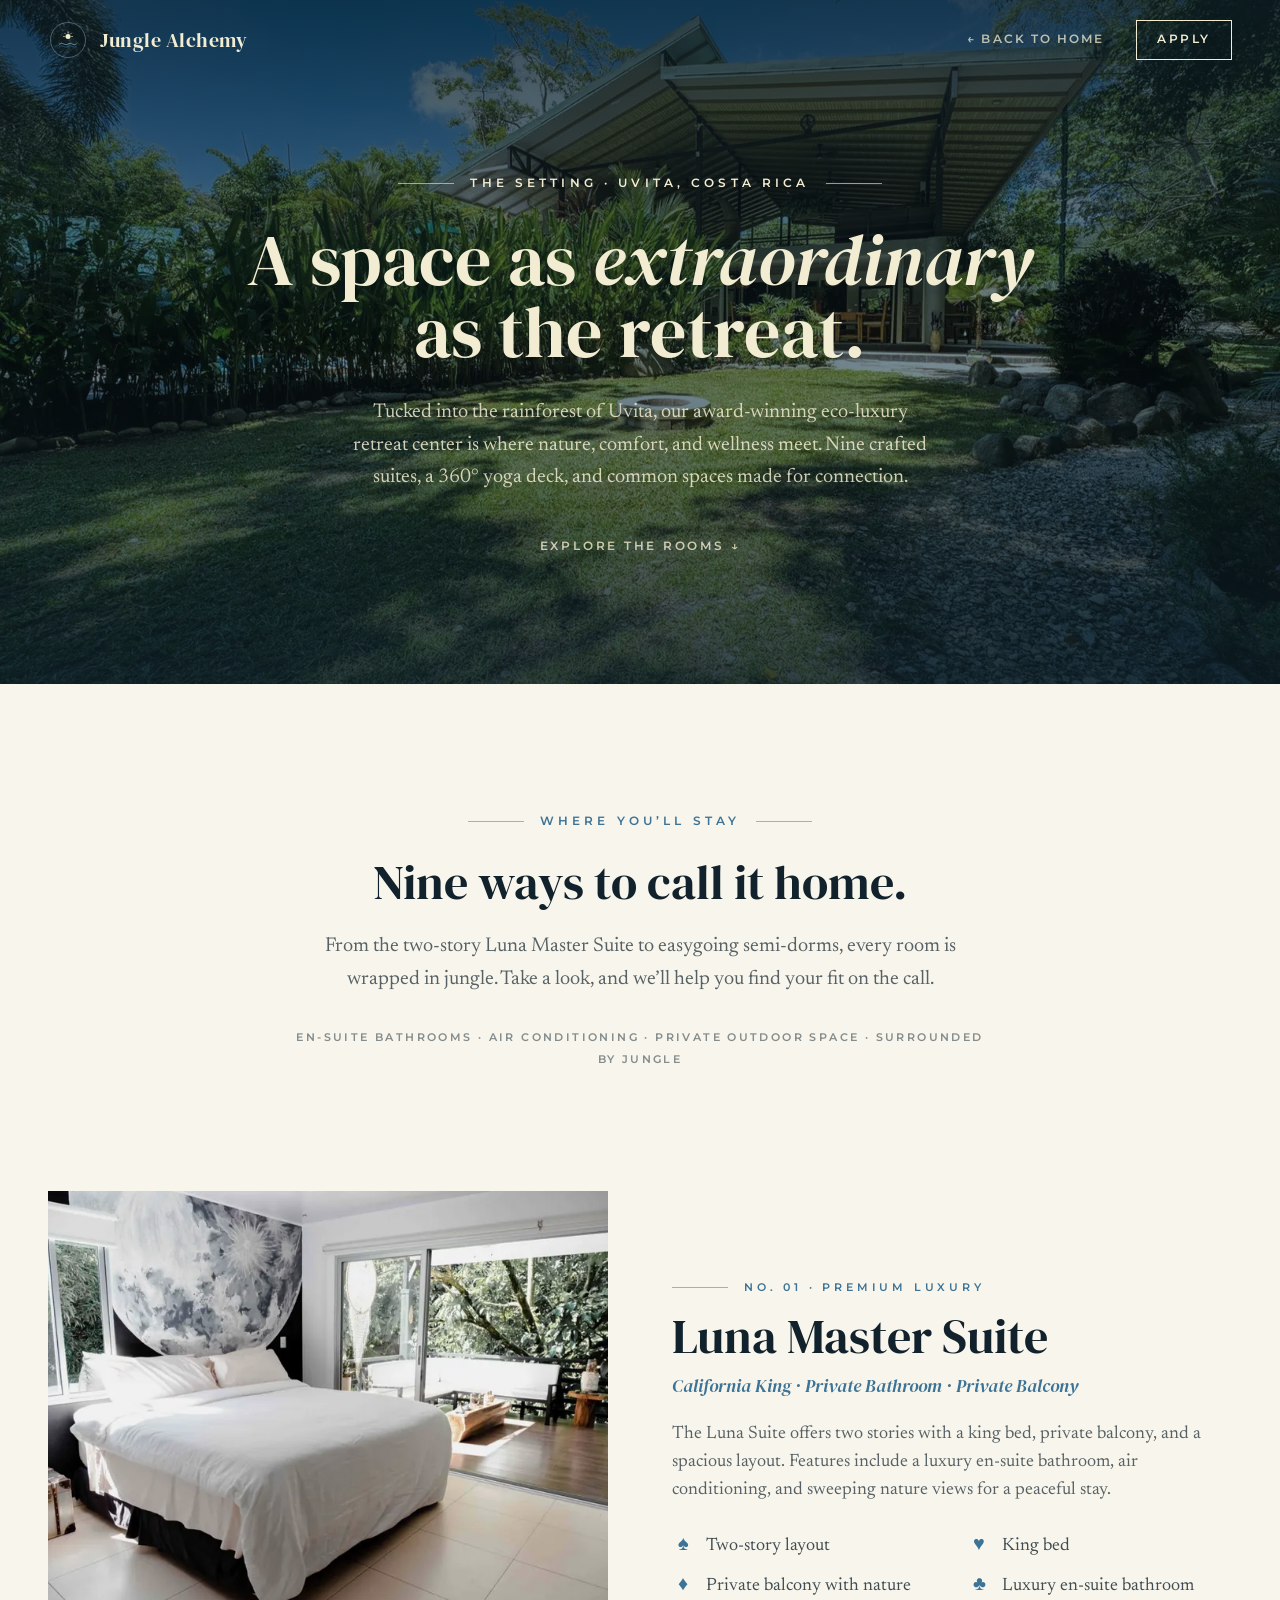
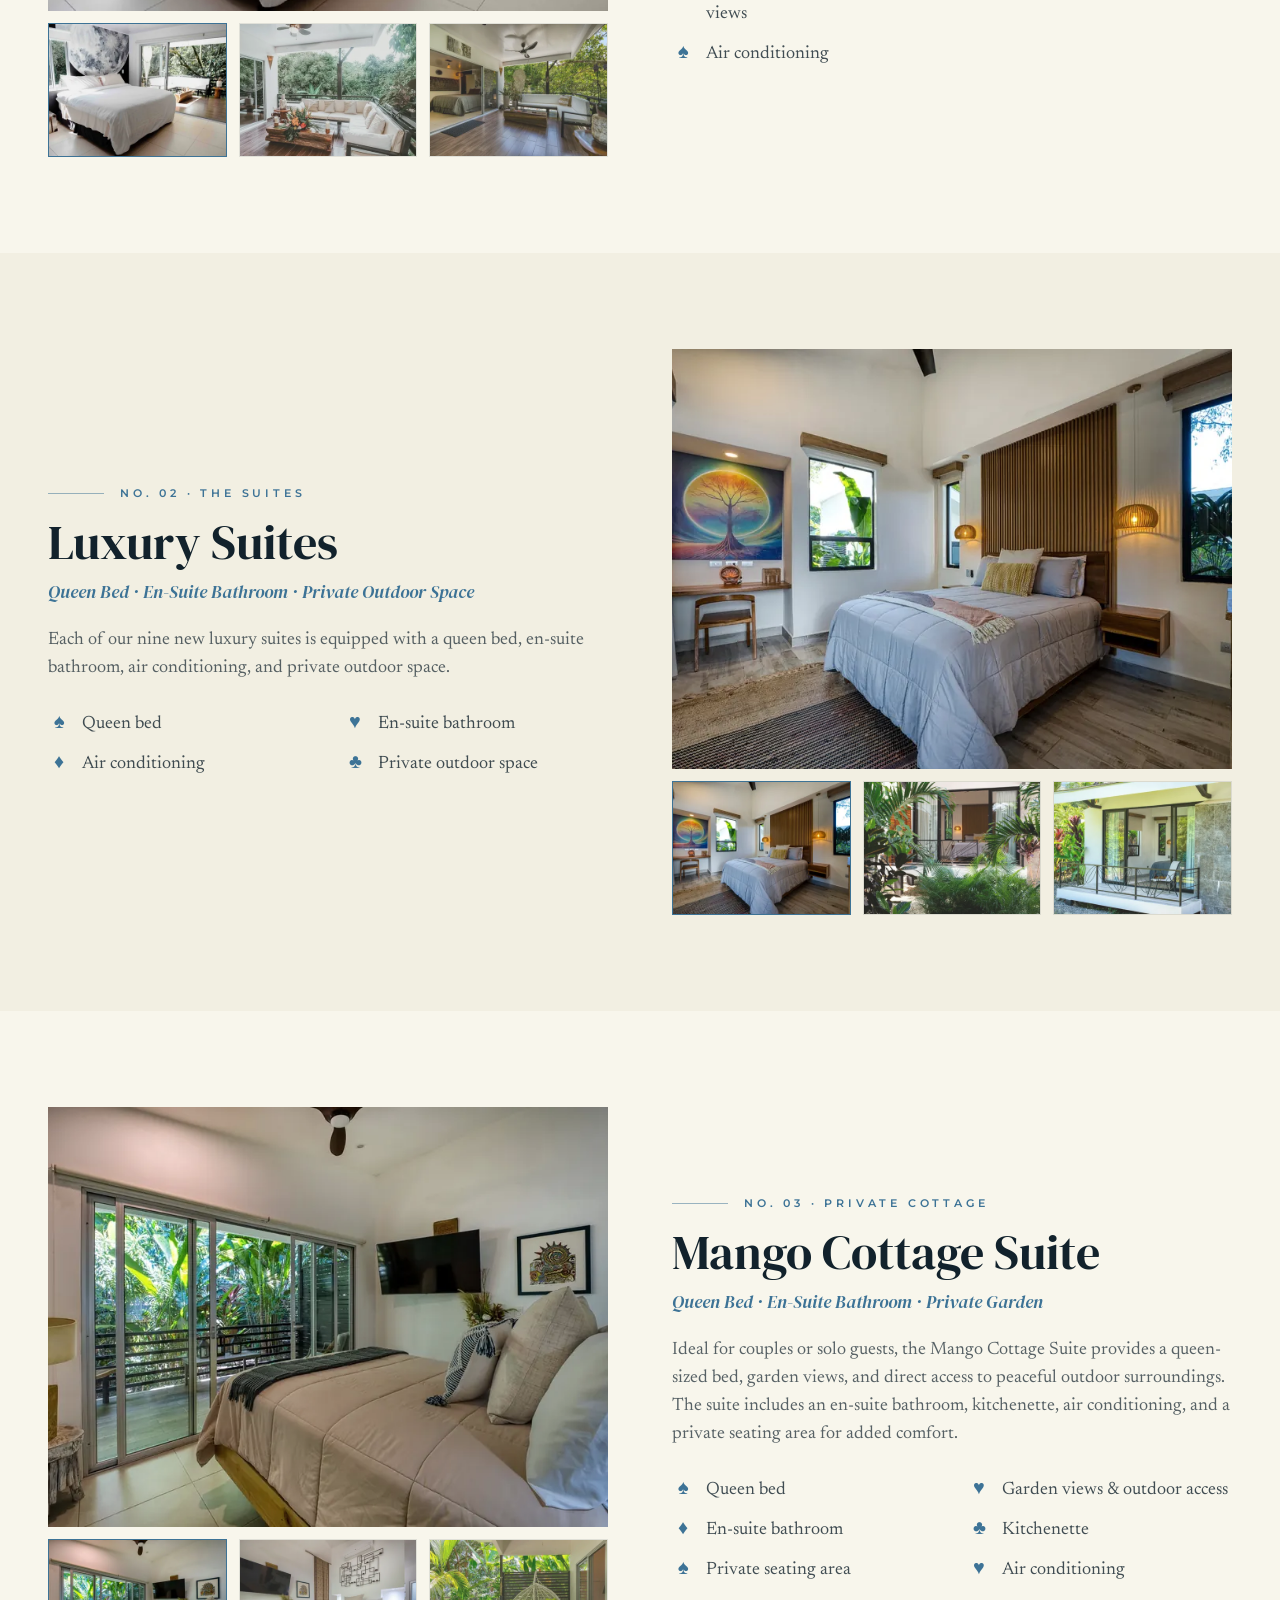
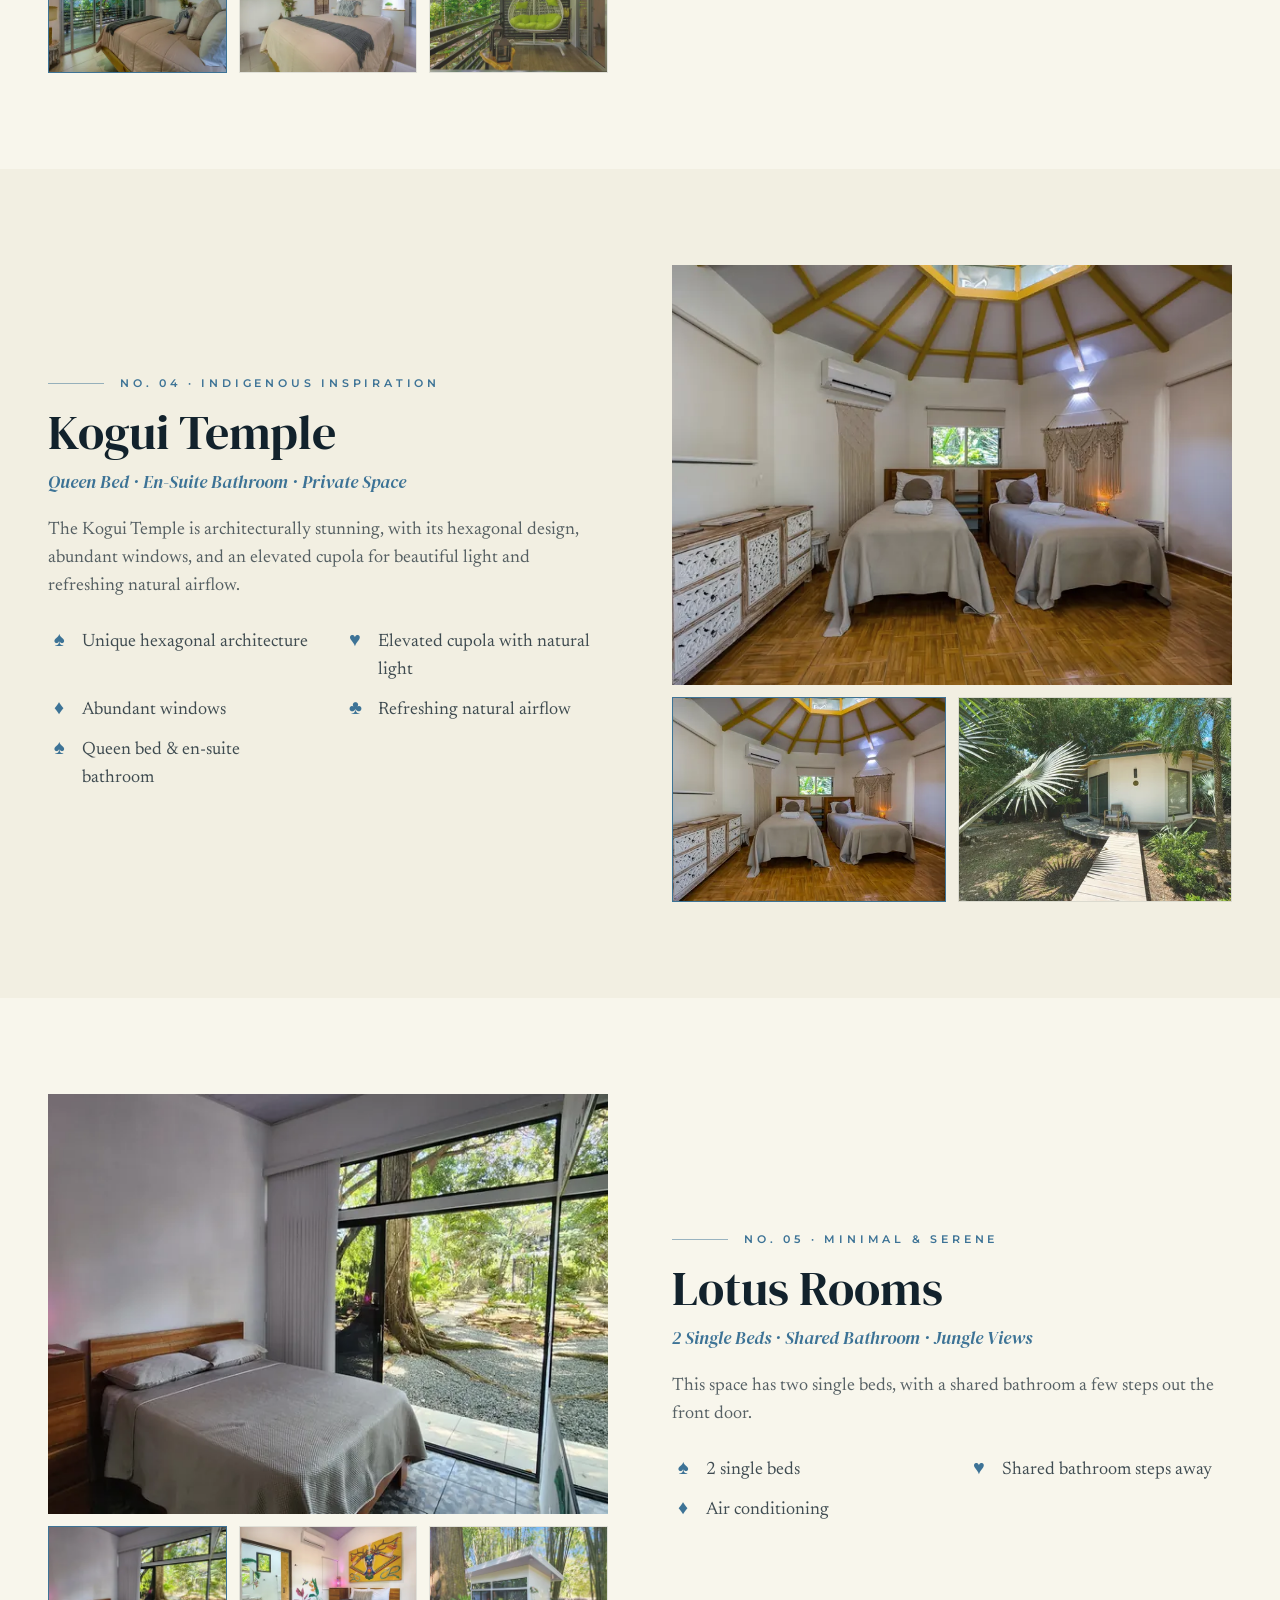
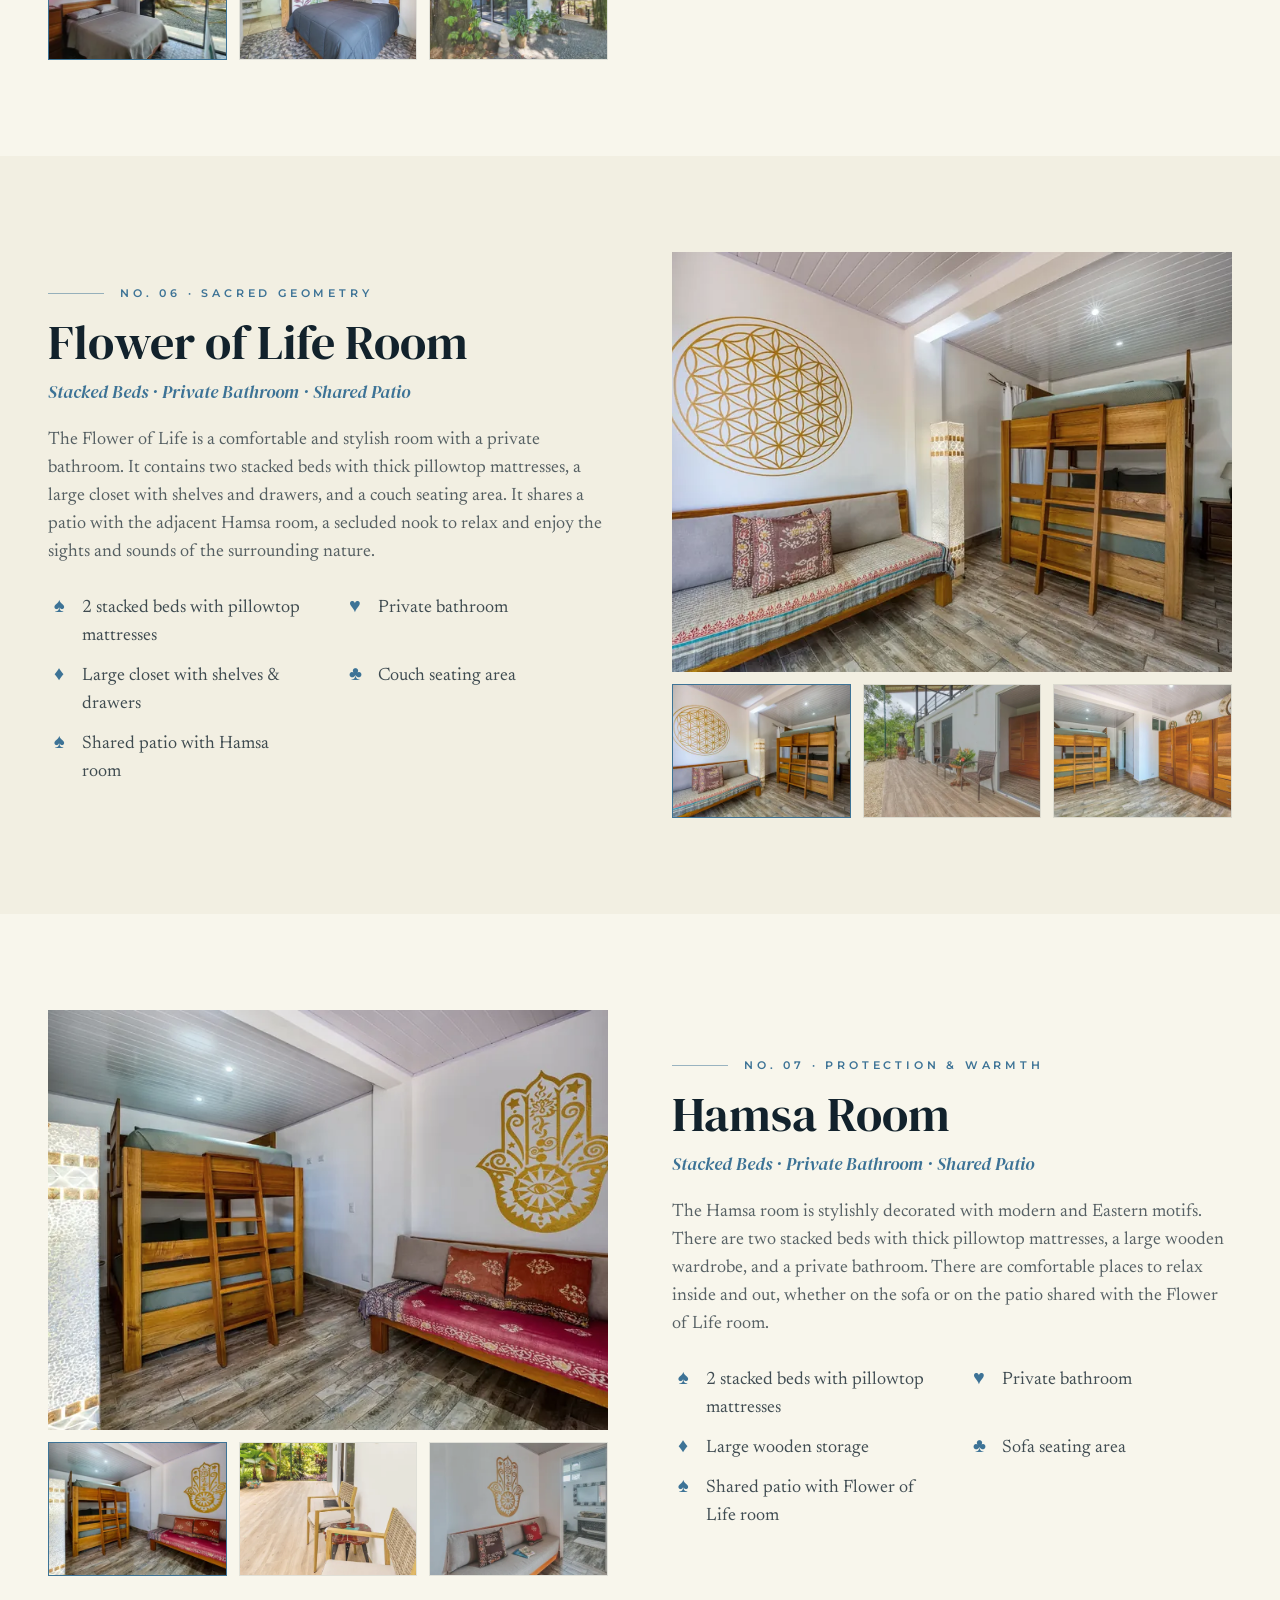
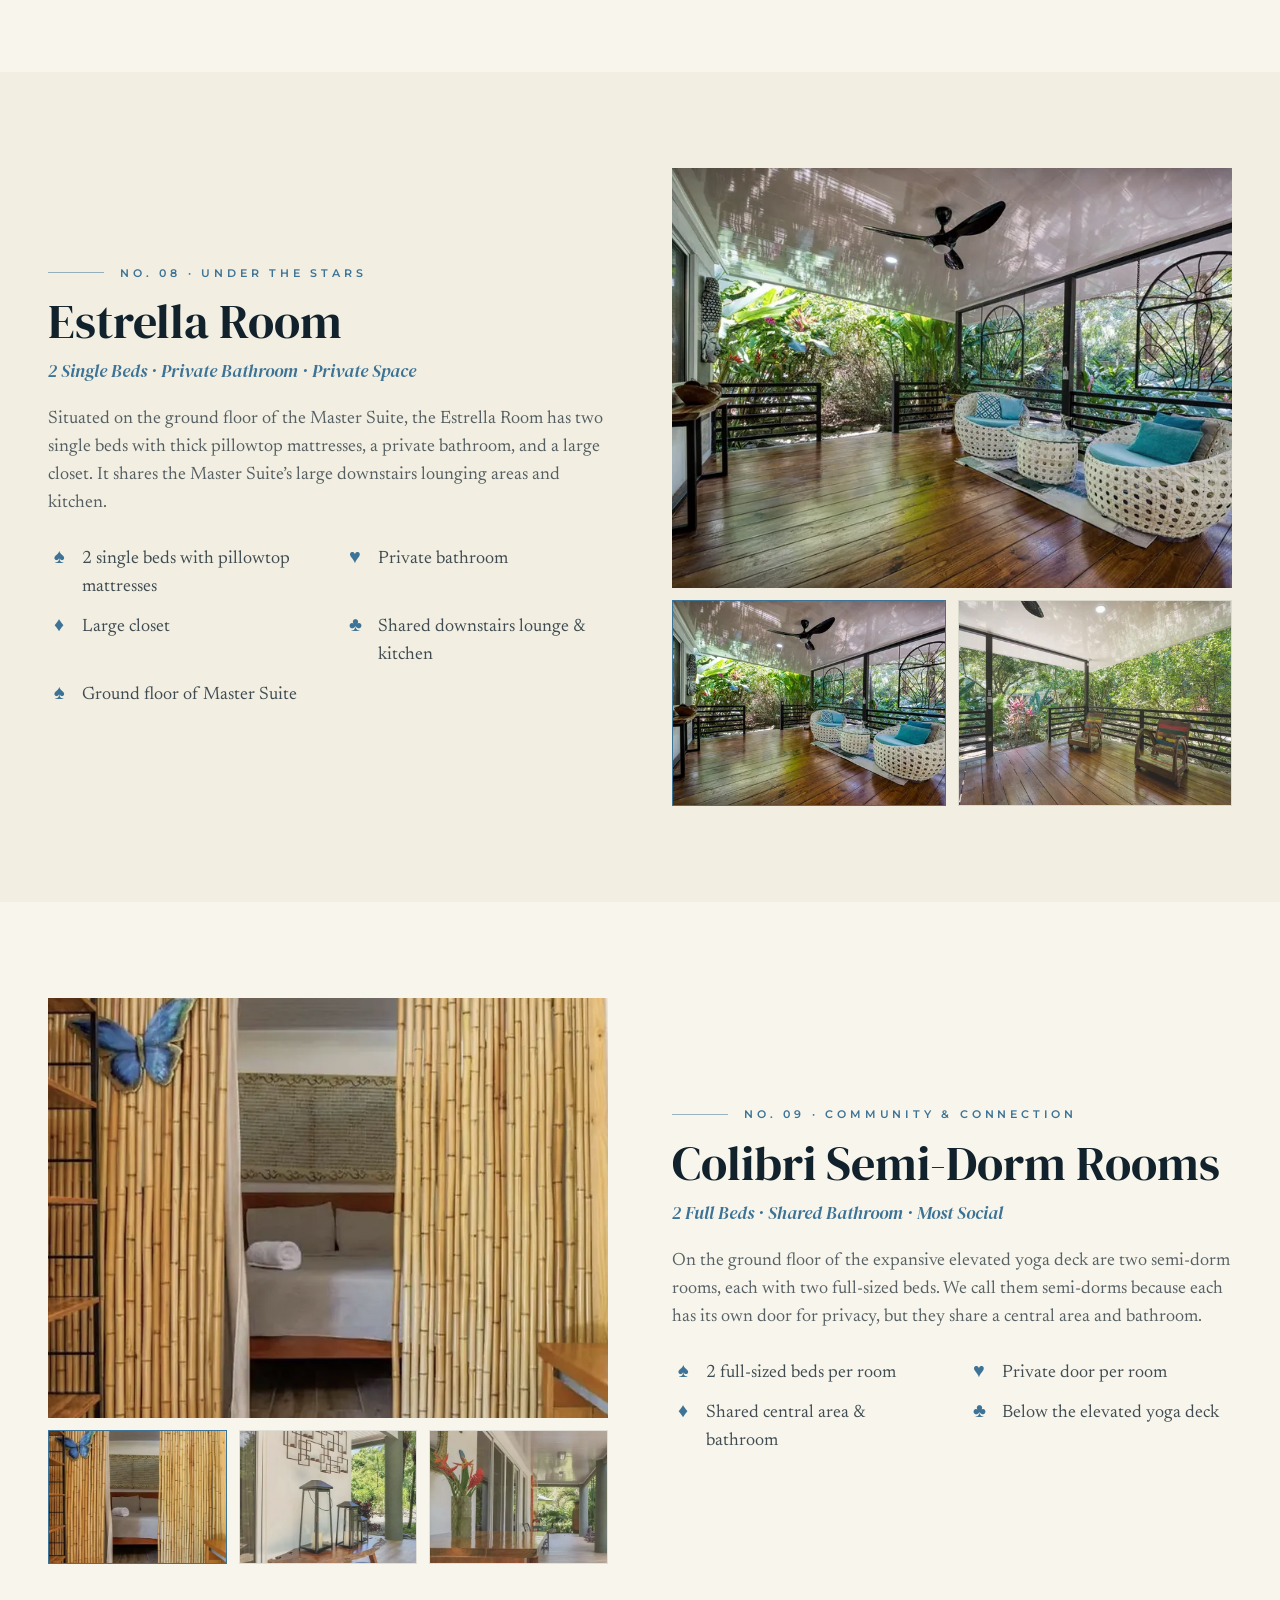
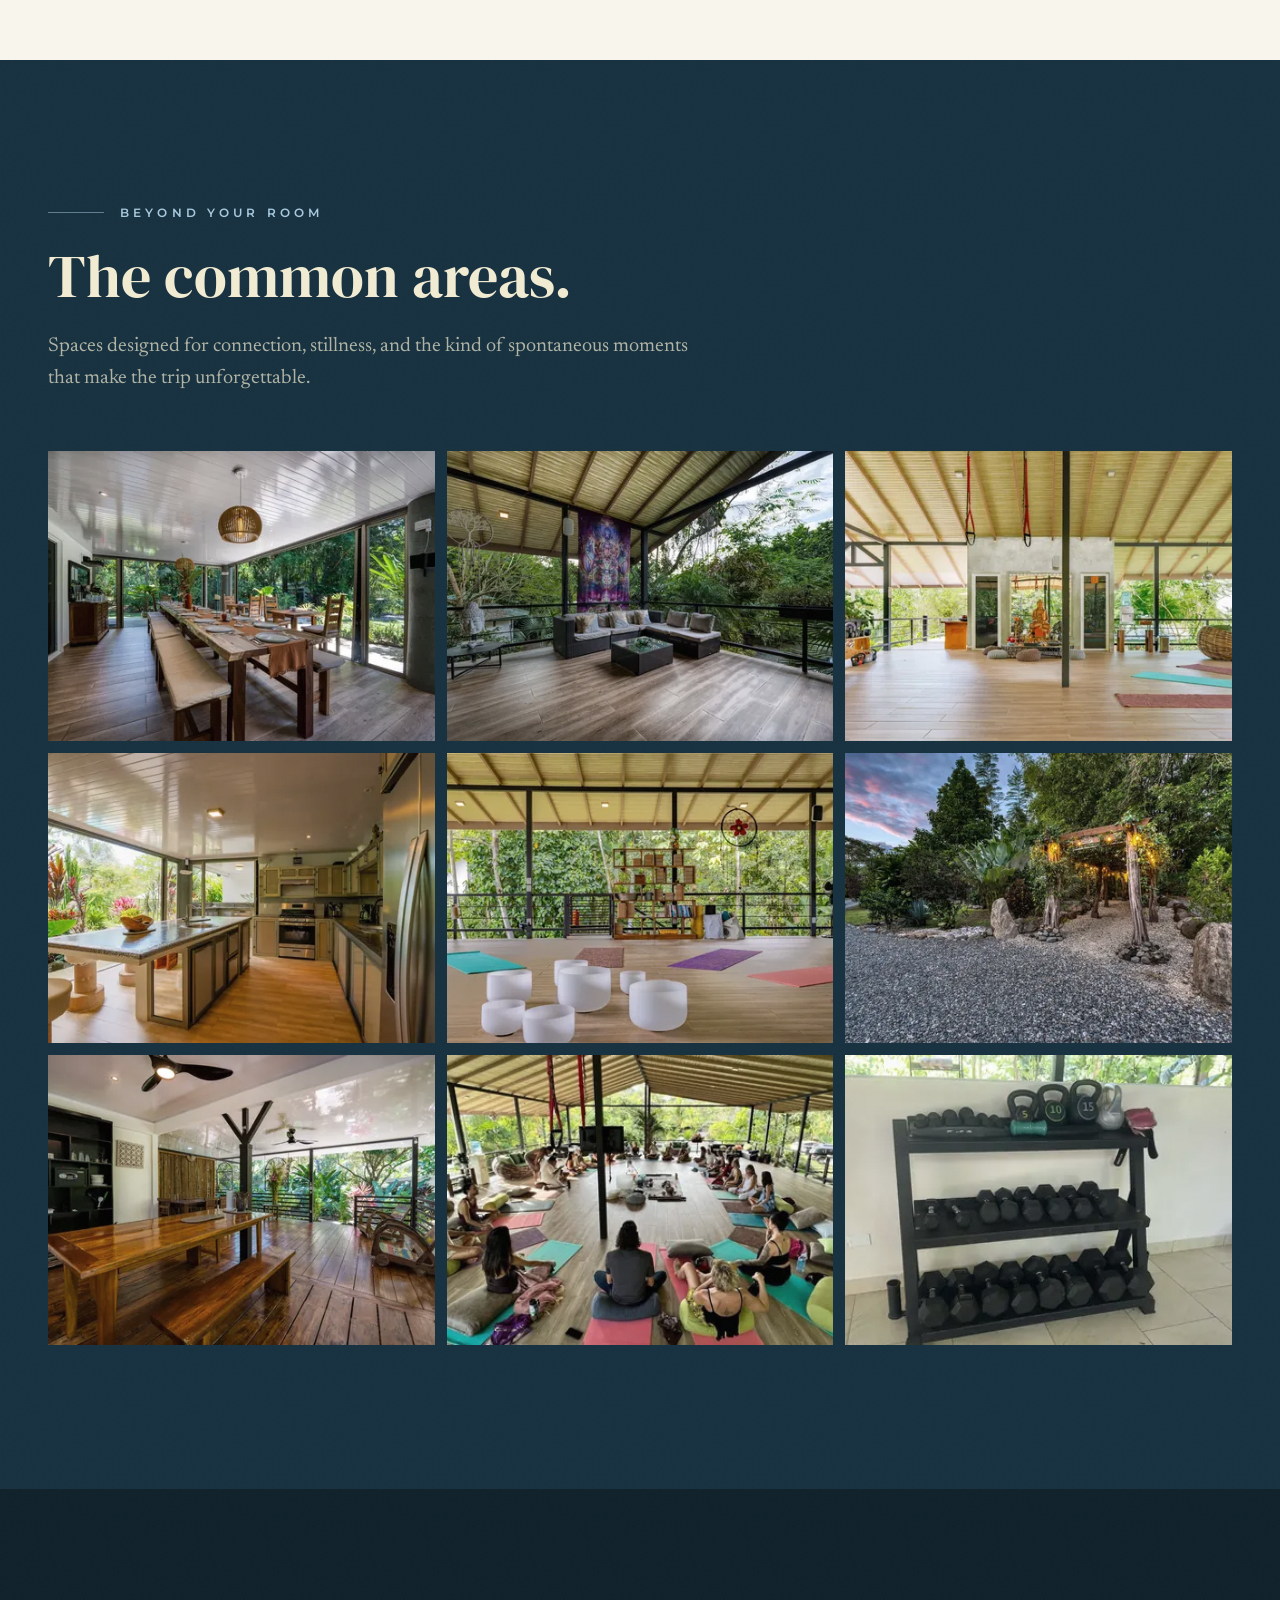
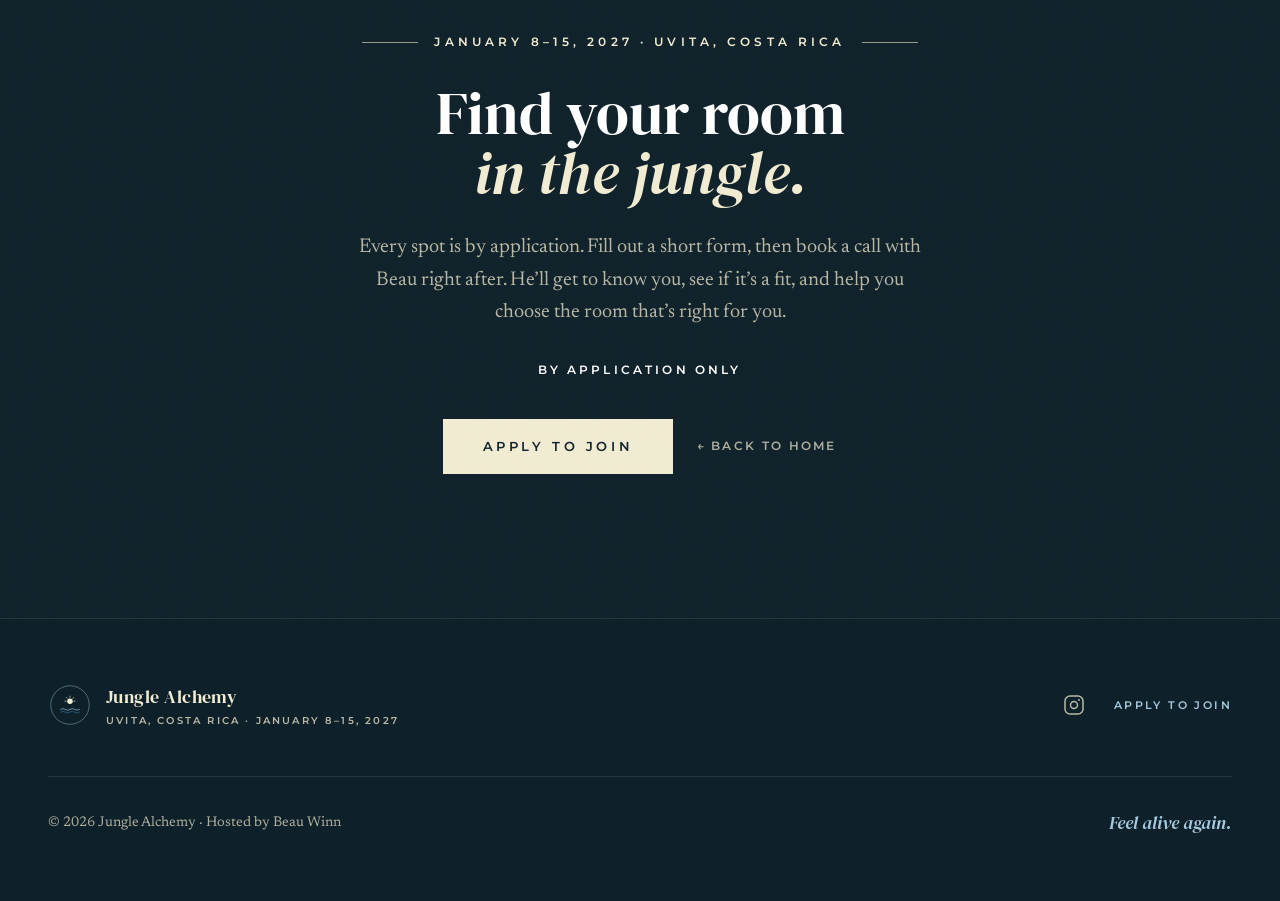
<file: rooms.html>
<!DOCTYPE html>
<html lang="en">
<head>
  <meta charset="UTF-8" />
  <meta name="viewport" content="width=device-width, initial-scale=1.0" />
  <title>The Venue &amp; Rooms | Jungle Alchemy | Uvita, Costa Rica</title>
  <meta name="description" content="Nine eco-luxury suites and beautiful common spaces at Jungle Alchemy's private retreat center in Uvita, Costa Rica. Find your home in the jungle." />

  <!-- Social / link previews (iMessage, WhatsApp, Slack, X, Facebook) -->
  <meta property="og:type" content="website" />
  <meta property="og:site_name" content="Jungle Alchemy" />
  <meta property="og:title" content="The Rooms · Jungle Alchemy" />
  <meta property="og:description" content="Nine eco-luxury suites and beautiful common spaces at our private retreat center in Uvita, Costa Rica." />
  <meta property="og:url" content="https://junglealchemyretreats.com/rooms.html" />
  <meta property="og:image" content="https://junglealchemyretreats.com/images/og-card.jpg" />
  <meta property="og:image:width" content="1200" />
  <meta property="og:image:height" content="630" />
  <meta property="og:image:alt" content="Jungle Alchemy: Costa Rica Retreat for poker players and entrepreneurs in Uvita, Costa Rica" />
  <meta name="twitter:card" content="summary_large_image" />
  <meta name="twitter:title" content="The Rooms · Jungle Alchemy" />
  <meta name="twitter:description" content="Nine eco-luxury suites and beautiful common spaces at our private retreat center in Uvita, Costa Rica." />
  <meta name="twitter:image" content="https://junglealchemyretreats.com/images/og-card.jpg" />

  <link rel="preconnect" href="https://fonts.googleapis.com" />
  <link rel="preconnect" href="https://fonts.gstatic.com" crossorigin />
  <link href="https://fonts.googleapis.com/css2?family=DM+Serif+Display:ital@0;1&family=Montserrat:wght@600&family=Newsreader:ital,wght@0,400;1,400&display=swap" rel="preload" as="style" onload="this.onload=null;this.rel='stylesheet'" />
  <noscript><link href="https://fonts.googleapis.com/css2?family=DM+Serif+Display:ital@0;1&family=Montserrat:wght@600&family=Newsreader:ital,wght@0,400;1,400&display=swap" rel="stylesheet" /></noscript>
  <link rel="preload" as="image" imagesrcset="images/opt/home-5-640.webp 640w, images/opt/home-5-960.webp 960w, images/opt/home-5-1280.webp 1280w" imagesizes="100vw" fetchpriority="high" />
  <!-- Favicons -->
  <link rel="icon" href="/favicon.ico" sizes="any" />
  <link rel="icon" type="image/svg+xml" href="/favicon.svg" />
  <link rel="icon" type="image/png" sizes="32x32" href="/favicon-32x32.png" />
  <link rel="icon" type="image/png" sizes="16x16" href="/favicon-16x16.png" />
  <link rel="apple-touch-icon" href="/apple-touch-icon.png" />

  <!-- FONTS — DM Serif Display + Newsreader + Montserrat -->

  <style id="tw">*,:after,:before{--tw-border-spacing-x:0;--tw-border-spacing-y:0;--tw-translate-x:0;--tw-translate-y:0;--tw-rotate:0;--tw-skew-x:0;--tw-skew-y:0;--tw-scale-x:1;--tw-scale-y:1;--tw-pan-x: ;--tw-pan-y: ;--tw-pinch-zoom: ;--tw-scroll-snap-strictness:proximity;--tw-gradient-from-position: ;--tw-gradient-via-position: ;--tw-gradient-to-position: ;--tw-ordinal: ;--tw-slashed-zero: ;--tw-numeric-figure: ;--tw-numeric-spacing: ;--tw-numeric-fraction: ;--tw-ring-inset: ;--tw-ring-offset-width:0px;--tw-ring-offset-color:#fff;--tw-ring-color:rgba(59,130,246,.5);--tw-ring-offset-shadow:0 0 #0000;--tw-ring-shadow:0 0 #0000;--tw-shadow:0 0 #0000;--tw-shadow-colored:0 0 #0000;--tw-blur: ;--tw-brightness: ;--tw-contrast: ;--tw-grayscale: ;--tw-hue-rotate: ;--tw-invert: ;--tw-saturate: ;--tw-sepia: ;--tw-drop-shadow: ;--tw-backdrop-blur: ;--tw-backdrop-brightness: ;--tw-backdrop-contrast: ;--tw-backdrop-grayscale: ;--tw-backdrop-hue-rotate: ;--tw-backdrop-invert: ;--tw-backdrop-opacity: ;--tw-backdrop-saturate: ;--tw-backdrop-sepia: ;--tw-contain-size: ;--tw-contain-layout: ;--tw-contain-paint: ;--tw-contain-style: }::backdrop{--tw-border-spacing-x:0;--tw-border-spacing-y:0;--tw-translate-x:0;--tw-translate-y:0;--tw-rotate:0;--tw-skew-x:0;--tw-skew-y:0;--tw-scale-x:1;--tw-scale-y:1;--tw-pan-x: ;--tw-pan-y: ;--tw-pinch-zoom: ;--tw-scroll-snap-strictness:proximity;--tw-gradient-from-position: ;--tw-gradient-via-position: ;--tw-gradient-to-position: ;--tw-ordinal: ;--tw-slashed-zero: ;--tw-numeric-figure: ;--tw-numeric-spacing: ;--tw-numeric-fraction: ;--tw-ring-inset: ;--tw-ring-offset-width:0px;--tw-ring-offset-color:#fff;--tw-ring-color:rgba(59,130,246,.5);--tw-ring-offset-shadow:0 0 #0000;--tw-ring-shadow:0 0 #0000;--tw-shadow:0 0 #0000;--tw-shadow-colored:0 0 #0000;--tw-blur: ;--tw-brightness: ;--tw-contrast: ;--tw-grayscale: ;--tw-hue-rotate: ;--tw-invert: ;--tw-saturate: ;--tw-sepia: ;--tw-drop-shadow: ;--tw-backdrop-blur: ;--tw-backdrop-brightness: ;--tw-backdrop-contrast: ;--tw-backdrop-grayscale: ;--tw-backdrop-hue-rotate: ;--tw-backdrop-invert: ;--tw-backdrop-opacity: ;--tw-backdrop-saturate: ;--tw-backdrop-sepia: ;--tw-contain-size: ;--tw-contain-layout: ;--tw-contain-paint: ;--tw-contain-style: }/*! tailwindcss v3.4.19 | MIT License | https://tailwindcss.com*/*,:after,:before{box-sizing:border-box;border:0 solid #e5e7eb}:after,:before{--tw-content:""}:host,html{line-height:1.5;-webkit-text-size-adjust:100%;-moz-tab-size:4;-o-tab-size:4;tab-size:4;font-family:ui-sans-serif,system-ui,sans-serif,Apple Color Emoji,Segoe UI Emoji,Segoe UI Symbol,Noto Color Emoji;font-feature-settings:normal;font-variation-settings:normal;-webkit-tap-highlight-color:transparent}body{margin:0;line-height:inherit}hr{height:0;color:inherit;border-top-width:1px}abbr:where([title]){-webkit-text-decoration:underline dotted;text-decoration:underline dotted}h1,h2,h3,h4,h5,h6{font-size:inherit;font-weight:inherit}a{color:inherit;text-decoration:inherit}b,strong{font-weight:bolder}code,kbd,pre,samp{font-family:ui-monospace,SFMono-Regular,Menlo,Monaco,Consolas,Liberation Mono,Courier New,monospace;font-feature-settings:normal;font-variation-settings:normal;font-size:1em}small{font-size:80%}sub,sup{font-size:75%;line-height:0;position:relative;vertical-align:baseline}sub{bottom:-.25em}sup{top:-.5em}table{text-indent:0;border-color:inherit;border-collapse:collapse}button,input,optgroup,select,textarea{font-family:inherit;font-feature-settings:inherit;font-variation-settings:inherit;font-size:100%;font-weight:inherit;line-height:inherit;letter-spacing:inherit;color:inherit;margin:0;padding:0}button,select{text-transform:none}button,input:where([type=button]),input:where([type=reset]),input:where([type=submit]){-webkit-appearance:button;background-color:transparent;background-image:none}:-moz-focusring{outline:auto}:-moz-ui-invalid{box-shadow:none}progress{vertical-align:baseline}::-webkit-inner-spin-button,::-webkit-outer-spin-button{height:auto}[type=search]{-webkit-appearance:textfield;outline-offset:-2px}::-webkit-search-decoration{-webkit-appearance:none}::-webkit-file-upload-button{-webkit-appearance:button;font:inherit}summary{display:list-item}blockquote,dd,dl,figure,h1,h2,h3,h4,h5,h6,hr,p,pre{margin:0}fieldset{margin:0}fieldset,legend{padding:0}menu,ol,ul{list-style:none;margin:0;padding:0}dialog{padding:0}textarea{resize:vertical}input::-moz-placeholder,textarea::-moz-placeholder{opacity:1;color:#9ca3af}input::placeholder,textarea::placeholder{opacity:1;color:#9ca3af}[role=button],button{cursor:pointer}:disabled{cursor:default}audio,canvas,embed,iframe,img,object,svg,video{display:block;vertical-align:middle}img,video{max-width:100%;height:auto}[hidden]:where(:not([hidden=until-found])){display:none}.container{width:100%}@media (min-width:640px){.container{max-width:640px}}@media (min-width:768px){.container{max-width:768px}}@media (min-width:1024px){.container{max-width:1024px}}@media (min-width:1280px){.container{max-width:1280px}}@media (min-width:1536px){.container{max-width:1536px}}.pointer-events-none{pointer-events:none}.visible{visibility:visible}.fixed{position:fixed}.absolute{position:absolute}.relative{position:relative}.inset-0{inset:0}.inset-x-0{left:0;right:0}.-top-16{top:-4rem}.bottom-0{bottom:0}.bottom-5{bottom:1.25rem}.left-1{left:.25rem}.left-1\/2{left:50%}.left-6{left:1.5rem}.top-0{top:0}.z-10{z-index:10}.z-50{z-index:50}.order-1{order:1}.order-2{order:2}.mx-4{margin-left:1rem;margin-right:1rem}.mx-auto{margin-left:auto;margin-right:auto}.-mr-2{margin-right:-.5rem}.mt-0{margin-top:0}.mt-0\.5{margin-top:.125rem}.mt-1{margin-top:.25rem}.mt-10{margin-top:2.5rem}.mt-12{margin-top:3rem}.mt-14{margin-top:3.5rem}.mt-16{margin-top:4rem}.mt-2{margin-top:.5rem}.mt-3{margin-top:.75rem}.mt-4{margin-top:1rem}.mt-5{margin-top:1.25rem}.mt-6{margin-top:1.5rem}.mt-7{margin-top:1.75rem}.mt-8{margin-top:2rem}.mt-9{margin-top:2.25rem}.block{display:block}.inline-block{display:inline-block}.flex{display:flex}.table{display:table}.grid{display:grid}.hidden{display:none}.aspect-\[3\/4\]{aspect-ratio:3/4}.aspect-\[4\/3\]{aspect-ratio:4/3}.aspect-\[4\/5\]{aspect-ratio:4/5}.h-10{height:2.5rem}.h-11{height:2.75rem}.h-28{height:7rem}.h-4{height:1rem}.h-48{height:12rem}.h-6{height:1.5rem}.h-64{height:16rem}.h-7{height:1.75rem}.h-9{height:2.25rem}.h-full{height:100%}.min-h-\[100svh\]{min-height:100svh}.min-h-\[76svh\]{min-height:76svh}.w-10{width:2.5rem}.w-11{width:2.75rem}.w-4{width:1rem}.w-6{width:1.5rem}.w-7{width:1.75rem}.w-9{width:2.25rem}.w-auto{width:auto}.w-full{width:100%}.w-max{width:-moz-max-content;width:max-content}.max-w-2xl{max-width:42rem}.max-w-3xl{max-width:48rem}.max-w-4xl{max-width:56rem}.max-w-6xl{max-width:72rem}.max-w-7xl{max-width:80rem}.max-w-md{max-width:28rem}.max-w-xl{max-width:36rem}.flex-1{flex:1 1 0%}.-translate-x-1{--tw-translate-x:-0.25rem}.-translate-x-1,.-translate-x-1\/2{transform:translate(var(--tw-translate-x),var(--tw-translate-y)) rotate(var(--tw-rotate)) skewX(var(--tw-skew-x)) skewY(var(--tw-skew-y)) scaleX(var(--tw-scale-x)) scaleY(var(--tw-scale-y))}.-translate-x-1\/2{--tw-translate-x:-50%}.translate-x-3{--tw-translate-x:0.75rem}.translate-x-3,.translate-y-3{transform:translate(var(--tw-translate-x),var(--tw-translate-y)) rotate(var(--tw-rotate)) skewX(var(--tw-skew-x)) skewY(var(--tw-skew-y)) scaleX(var(--tw-scale-x)) scaleY(var(--tw-scale-y))}.translate-y-3{--tw-translate-y:0.75rem}.transform{transform:translate(var(--tw-translate-x),var(--tw-translate-y)) rotate(var(--tw-rotate)) skewX(var(--tw-skew-x)) skewY(var(--tw-skew-y)) scaleX(var(--tw-scale-x)) scaleY(var(--tw-scale-y))}.cursor-pointer{cursor:pointer}.select-none{-webkit-user-select:none;-moz-user-select:none;user-select:none}.list-none{list-style-type:none}.grid-cols-2{grid-template-columns:repeat(2,minmax(0,1fr))}.flex-col{flex-direction:column}.place-items-center{place-items:center}.items-start{align-items:flex-start}.items-center{align-items:center}.items-baseline{align-items:baseline}.justify-center{justify-content:center}.justify-between{justify-content:space-between}.gap-10{gap:2.5rem}.gap-12{gap:3rem}.gap-3{gap:.75rem}.gap-3\.5{gap:.875rem}.gap-4{gap:1rem}.gap-5{gap:1.25rem}.gap-6{gap:1.5rem}.gap-7{gap:1.75rem}.gap-8{gap:2rem}.gap-9{gap:2.25rem}.gap-x-10{-moz-column-gap:2.5rem;column-gap:2.5rem}.gap-x-14{-moz-column-gap:3.5rem;column-gap:3.5rem}.gap-x-8{-moz-column-gap:2rem;column-gap:2rem}.gap-y-3{row-gap:.75rem}.gap-y-4{row-gap:1rem}.gap-y-6{row-gap:1.5rem}.space-y-1>:not([hidden])~:not([hidden]){--tw-space-y-reverse:0;margin-top:calc(.25rem*(1 - var(--tw-space-y-reverse)));margin-bottom:calc(.25rem*var(--tw-space-y-reverse))}.space-y-1\.5>:not([hidden])~:not([hidden]){--tw-space-y-reverse:0;margin-top:calc(.375rem*(1 - var(--tw-space-y-reverse)));margin-bottom:calc(.375rem*var(--tw-space-y-reverse))}.space-y-3>:not([hidden])~:not([hidden]){--tw-space-y-reverse:0;margin-top:calc(.75rem*(1 - var(--tw-space-y-reverse)));margin-bottom:calc(.75rem*var(--tw-space-y-reverse))}.space-y-5>:not([hidden])~:not([hidden]){--tw-space-y-reverse:0;margin-top:calc(1.25rem*(1 - var(--tw-space-y-reverse)));margin-bottom:calc(1.25rem*var(--tw-space-y-reverse))}.space-y-6>:not([hidden])~:not([hidden]){--tw-space-y-reverse:0;margin-top:calc(1.5rem*(1 - var(--tw-space-y-reverse)));margin-bottom:calc(1.5rem*var(--tw-space-y-reverse))}.overflow-hidden{overflow:hidden}.rounded-full{border-radius:9999px}.border{border-width:1px}.border-b{border-bottom-width:1px}.border-t{border-top-width:1px}.border-azure{--tw-border-opacity:1;border-color:rgb(61 115 150/var(--tw-border-opacity,1))}.border-azure\/40{border-color:rgba(61,115,150,.4)}.border-cream{--tw-border-opacity:1;border-color:rgb(241 236 210/var(--tw-border-opacity,1))}.border-cream\/10{border-color:hsla(50,53%,88%,.1)}.border-cream\/20{border-color:hsla(50,53%,88%,.2)}.border-cream\/25{border-color:hsla(50,53%,88%,.25)}.border-cream\/70{border-color:hsla(50,53%,88%,.7)}.border-current{border-color:currentColor}.border-ink{--tw-border-opacity:1;border-color:rgb(18 34 44/var(--tw-border-opacity,1))}.border-ink\/10{border-color:rgba(18,34,44,.1)}.border-ink\/15{border-color:rgba(18,34,44,.15)}.bg-\[\#2A5A74\]{--tw-bg-opacity:1;background-color:rgb(42 90 116/var(--tw-bg-opacity,1))}.bg-azure{--tw-bg-opacity:1;background-color:rgb(61 115 150/var(--tw-bg-opacity,1))}.bg-azure\/50{background-color:rgba(61,115,150,.5)}.bg-cream{--tw-bg-opacity:1;background-color:rgb(241 236 210/var(--tw-bg-opacity,1))}.bg-cream\/60{background-color:hsla(50,53%,88%,.6)}.bg-deep{--tw-bg-opacity:1;background-color:rgb(22 48 63/var(--tw-bg-opacity,1))}.bg-deep2{--tw-bg-opacity:1;background-color:rgb(14 32 41/var(--tw-bg-opacity,1))}.bg-ivory{--tw-bg-opacity:1;background-color:rgb(248 246 236/var(--tw-bg-opacity,1))}.bg-sand{--tw-bg-opacity:1;background-color:rgb(233 228 210/var(--tw-bg-opacity,1))}.bg-sand\/40{background-color:hsla(47,34%,87%,.4)}.bg-sky{--tw-bg-opacity:1;background-color:rgb(167 201 221/var(--tw-bg-opacity,1))}.bg-sky\/50{background-color:rgba(167,201,221,.5)}.bg-sky\/60{background-color:rgba(167,201,221,.6)}.bg-gradient-to-b{background-image:linear-gradient(to bottom,var(--tw-gradient-stops))}.bg-gradient-to-t{background-image:linear-gradient(to top,var(--tw-gradient-stops))}.from-deep2{--tw-gradient-from:#0e2029 var(--tw-gradient-from-position);--tw-gradient-to:rgba(14,32,41,0) var(--tw-gradient-to-position);--tw-gradient-stops:var(--tw-gradient-from),var(--tw-gradient-to)}.from-deep2\/65{--tw-gradient-from:rgba(14,32,41,.65) var(--tw-gradient-from-position);--tw-gradient-to:rgba(14,32,41,0) var(--tw-gradient-to-position);--tw-gradient-stops:var(--tw-gradient-from),var(--tw-gradient-to)}.from-deep2\/70{--tw-gradient-from:rgba(14,32,41,.7) var(--tw-gradient-from-position);--tw-gradient-to:rgba(14,32,41,0) var(--tw-gradient-to-position);--tw-gradient-stops:var(--tw-gradient-from),var(--tw-gradient-to)}.from-deep2\/75{--tw-gradient-from:rgba(14,32,41,.75) var(--tw-gradient-from-position);--tw-gradient-to:rgba(14,32,41,0) var(--tw-gradient-to-position);--tw-gradient-stops:var(--tw-gradient-from),var(--tw-gradient-to)}.via-deep2{--tw-gradient-to:rgba(14,32,41,0) var(--tw-gradient-to-position);--tw-gradient-stops:var(--tw-gradient-from),#0e2029 var(--tw-gradient-via-position),var(--tw-gradient-to)}.via-deep2\/15{--tw-gradient-to:rgba(14,32,41,0) var(--tw-gradient-to-position);--tw-gradient-stops:var(--tw-gradient-from),rgba(14,32,41,.15) var(--tw-gradient-via-position),var(--tw-gradient-to)}.via-deep2\/25{--tw-gradient-to:rgba(14,32,41,0) var(--tw-gradient-to-position);--tw-gradient-stops:var(--tw-gradient-from),rgba(14,32,41,.25) var(--tw-gradient-via-position),var(--tw-gradient-to)}.via-deep2\/35{--tw-gradient-to:rgba(14,32,41,0) var(--tw-gradient-to-position);--tw-gradient-stops:var(--tw-gradient-from),rgba(14,32,41,.35) var(--tw-gradient-via-position),var(--tw-gradient-to)}.to-deep2{--tw-gradient-to:#0e2029 var(--tw-gradient-to-position)}.to-deep2\/75{--tw-gradient-to:rgba(14,32,41,.75) var(--tw-gradient-to-position)}.to-deep2\/80{--tw-gradient-to:rgba(14,32,41,.8) var(--tw-gradient-to-position)}.to-transparent{--tw-gradient-to:transparent var(--tw-gradient-to-position)}.object-cover{-o-object-fit:cover;object-fit:cover}.p-2{padding:.5rem}.\!px-6{padding-left:1.5rem!important;padding-right:1.5rem!important}.\!px-8{padding-left:2rem!important;padding-right:2rem!important}.\!py-3{padding-top:.75rem!important;padding-bottom:.75rem!important}.\!py-3\.5{padding-top:.875rem!important;padding-bottom:.875rem!important}.px-5{padding-left:1.25rem;padding-right:1.25rem}.px-7{padding-left:1.75rem;padding-right:1.75rem}.py-12{padding-top:3rem;padding-bottom:3rem}.py-16{padding-top:4rem;padding-bottom:4rem}.py-2{padding-top:.5rem;padding-bottom:.5rem}.py-2\.5{padding-top:.625rem;padding-bottom:.625rem}.py-20{padding-top:5rem;padding-bottom:5rem}.py-24{padding-top:6rem;padding-bottom:6rem}.py-3{padding-top:.75rem;padding-bottom:.75rem}.py-3\.5{padding-top:.875rem;padding-bottom:.875rem}.py-5{padding-top:1.25rem;padding-bottom:1.25rem}.py-6{padding-top:1.5rem;padding-bottom:1.5rem}.py-7{padding-top:1.75rem;padding-bottom:1.75rem}.pb-14{padding-bottom:3.5rem}.pb-16{padding-bottom:4rem}.pb-20{padding-bottom:5rem}.pb-4{padding-bottom:1rem}.pb-6{padding-bottom:1.5rem}.pl-\[\.5em\]{padding-left:.5em}.pr-2{padding-right:.5rem}.pt-20{padding-top:5rem}.pt-24{padding-top:6rem}.pt-28{padding-top:7rem}.pt-5{padding-top:1.25rem}.pt-8{padding-top:2rem}.text-left{text-align:left}.text-center{text-align:center}.text-right{text-align:right}.font-display{font-family:JA Suits,"DM Serif Display",serif}.font-serif{font-family:JA Suits,Newsreader,serif}.\!text-\[\.62rem\]{font-size:.62rem!important}.\!text-\[\.68rem\]{font-size:.68rem!important}.\!text-\[\.72rem\]{font-size:.72rem!important}.\!text-\[\.7rem\]{font-size:.7rem!important}.text-2xl{font-size:1.5rem;line-height:2rem}.text-3xl{font-size:1.875rem;line-height:2.25rem}.text-4xl{font-size:2.25rem;line-height:2.5rem}.text-5xl{font-size:3rem;line-height:1}.text-6xl{font-size:3.75rem;line-height:1}.text-7xl{font-size:4.5rem;line-height:1}.text-\[24rem\]{font-size:24rem}.text-base{font-size:1rem;line-height:1.5rem}.text-lg{font-size:1.125rem;line-height:1.75rem}.text-sm{font-size:.875rem;line-height:1.25rem}.text-xl{font-size:1.25rem;line-height:1.75rem}.uppercase{text-transform:uppercase}.italic{font-style:italic}.leading-\[1\.02\]{line-height:1.02}.leading-\[1\.05\]{line-height:1.05}.leading-\[1\.08\]{line-height:1.08}.leading-\[1\.12\]{line-height:1.12}.leading-\[1\.1\]{line-height:1.1}.leading-loose{line-height:2}.leading-none{line-height:1}.leading-relaxed{line-height:1.625}.leading-snug{line-height:1.375}.\!tracking-\[\.16em\]{letter-spacing:.16em!important}.\!tracking-\[\.18em\]{letter-spacing:.18em!important}.\!tracking-\[\.22em\]{letter-spacing:.22em!important}.\!tracking-\[\.24em\]{letter-spacing:.24em!important}.\!tracking-\[\.26em\]{letter-spacing:.26em!important}.\!tracking-\[\.2em\]{letter-spacing:.2em!important}.tracking-\[\.5em\]{letter-spacing:.5em}.tracking-wide{letter-spacing:.025em}.text-azure{--tw-text-opacity:1;color:rgb(61 115 150/var(--tw-text-opacity,1))}.text-cream{--tw-text-opacity:1;color:rgb(241 236 210/var(--tw-text-opacity,1))}.text-cream\/30{color:hsla(50,53%,88%,.3)}.text-cream\/70{color:hsla(50,53%,88%,.7)}.text-cream\/75{color:hsla(50,53%,88%,.75)}.text-cream\/80{color:hsla(50,53%,88%,.8)}.text-cream\/85{color:hsla(50,53%,88%,.85)}.text-cream\/90{color:hsla(50,53%,88%,.9)}.text-cream\/\[0\.05\]{color:hsla(50,53%,88%,.05)}.text-ink{--tw-text-opacity:1;color:rgb(18 34 44/var(--tw-text-opacity,1))}.text-ink\/50{color:rgba(18,34,44,.5)}.text-ink\/55{color:rgba(18,34,44,.55)}.text-ink\/60{color:rgba(18,34,44,.6)}.text-ink\/65{color:rgba(18,34,44,.65)}.text-ink\/70{color:rgba(18,34,44,.7)}.text-ink\/75{color:rgba(18,34,44,.75)}.text-ink\/80{color:rgba(18,34,44,.8)}.text-ink\/85{color:rgba(18,34,44,.85)}.text-sky{--tw-text-opacity:1;color:rgb(167 201 221/var(--tw-text-opacity,1))}.text-sky\/70{color:rgba(167,201,221,.7)}.text-sky\/90{color:rgba(167,201,221,.9)}.text-white{--tw-text-opacity:1;color:rgb(255 255 255/var(--tw-text-opacity,1))}.underline{text-decoration-line:underline}.decoration-azure{text-decoration-color:#3d7396}.decoration-azure\/40{text-decoration-color:rgba(61,115,150,.4)}.underline-offset-4{text-underline-offset:4px}.antialiased{-webkit-font-smoothing:antialiased;-moz-osx-font-smoothing:grayscale}.opacity-45{opacity:.45}.opacity-50{opacity:.5}.mix-blend-multiply{mix-blend-mode:multiply}.shadow-\[0_24px_48px_-24px_rgba\(14\2c 32\2c 41\2c \.4\)\]{--tw-shadow:0 24px 48px -24px rgba(14,32,41,.4);--tw-shadow-colored:0 24px 48px -24px var(--tw-shadow-color);box-shadow:var(--tw-ring-offset-shadow,0 0 #0000),var(--tw-ring-shadow,0 0 #0000),var(--tw-shadow)}.blur{--tw-blur:blur(8px)}.blur,.drop-shadow-\[0_2px_28px_rgba\(14\2c 32\2c 41\2c \.45\)\]{filter:var(--tw-blur) var(--tw-brightness) var(--tw-contrast) var(--tw-grayscale) var(--tw-hue-rotate) var(--tw-invert) var(--tw-saturate) var(--tw-sepia) var(--tw-drop-shadow)}.drop-shadow-\[0_2px_28px_rgba\(14\2c 32\2c 41\2c \.45\)\]{--tw-drop-shadow:drop-shadow(0 2px 28px rgba(14,32,41,.45))}.filter{filter:var(--tw-blur) var(--tw-brightness) var(--tw-contrast) var(--tw-grayscale) var(--tw-hue-rotate) var(--tw-invert) var(--tw-saturate) var(--tw-sepia) var(--tw-drop-shadow)}.backdrop-filter{-webkit-backdrop-filter:var(--tw-backdrop-blur) var(--tw-backdrop-brightness) var(--tw-backdrop-contrast) var(--tw-backdrop-grayscale) var(--tw-backdrop-hue-rotate) var(--tw-backdrop-invert) var(--tw-backdrop-opacity) var(--tw-backdrop-saturate) var(--tw-backdrop-sepia);backdrop-filter:var(--tw-backdrop-blur) var(--tw-backdrop-brightness) var(--tw-backdrop-contrast) var(--tw-backdrop-grayscale) var(--tw-backdrop-hue-rotate) var(--tw-backdrop-invert) var(--tw-backdrop-opacity) var(--tw-backdrop-saturate) var(--tw-backdrop-sepia)}.transition{transition-property:color,background-color,border-color,text-decoration-color,fill,stroke,opacity,box-shadow,transform,filter,-webkit-backdrop-filter;transition-property:color,background-color,border-color,text-decoration-color,fill,stroke,opacity,box-shadow,transform,filter,backdrop-filter;transition-property:color,background-color,border-color,text-decoration-color,fill,stroke,opacity,box-shadow,transform,filter,backdrop-filter,-webkit-backdrop-filter;transition-timing-function:cubic-bezier(.4,0,.2,1);transition-duration:.15s}.transition-all{transition-property:all;transition-timing-function:cubic-bezier(.4,0,.2,1);transition-duration:.15s}.transition-colors{transition-property:color,background-color,border-color,text-decoration-color,fill,stroke;transition-timing-function:cubic-bezier(.4,0,.2,1);transition-duration:.15s}.transition-opacity{transition-property:opacity;transition-timing-function:cubic-bezier(.4,0,.2,1);transition-duration:.15s}.transition-transform{transition-property:transform;transition-timing-function:cubic-bezier(.4,0,.2,1);transition-duration:.15s}.duration-300{transition-duration:.3s}.duration-\[1\.4s\]{transition-duration:1.4s}.ease-out{transition-timing-function:cubic-bezier(0,0,.2,1)}.selection\:bg-sky\/50 ::-moz-selection{background-color:rgba(167,201,221,.5)}.selection\:bg-sky\/50 ::selection{background-color:rgba(167,201,221,.5)}.selection\:text-ink ::-moz-selection{--tw-text-opacity:1;color:rgb(18 34 44/var(--tw-text-opacity,1))}.selection\:text-ink ::selection{--tw-text-opacity:1;color:rgb(18 34 44/var(--tw-text-opacity,1))}.selection\:bg-sky\/50::-moz-selection{background-color:rgba(167,201,221,.5)}.selection\:bg-sky\/50::selection{background-color:rgba(167,201,221,.5)}.selection\:text-ink::-moz-selection{--tw-text-opacity:1;color:rgb(18 34 44/var(--tw-text-opacity,1))}.selection\:text-ink::selection{--tw-text-opacity:1;color:rgb(18 34 44/var(--tw-text-opacity,1))}.hover\:text-cream:hover{--tw-text-opacity:1;color:rgb(241 236 210/var(--tw-text-opacity,1))}.hover\:decoration-azure:hover{text-decoration-color:#3d7396}.group:hover .group-hover\:scale-\[1\.04\]{--tw-scale-x:1.04;--tw-scale-y:1.04;transform:translate(var(--tw-translate-x),var(--tw-translate-y)) rotate(var(--tw-rotate)) skewX(var(--tw-skew-x)) skewY(var(--tw-skew-y)) scaleX(var(--tw-scale-x)) scaleY(var(--tw-scale-y))}@media (min-width:640px){.sm\:row-span-2{grid-row:span 2/span 2}.sm\:mt-12{margin-top:3rem}.sm\:mt-14{margin-top:3.5rem}.sm\:mt-16{margin-top:4rem}.sm\:mt-2\.5{margin-top:.625rem}.sm\:mt-5{margin-top:1.25rem}.sm\:mt-7{margin-top:1.75rem}.sm\:mt-9{margin-top:2.25rem}.sm\:block{display:block}.sm\:inline-block{display:inline-block}.sm\:h-\[540px\]{height:540px}.sm\:h-auto{height:auto}.sm\:w-auto{width:auto}.sm\:grid-cols-2{grid-template-columns:repeat(2,minmax(0,1fr))}.sm\:grid-rows-2{grid-template-rows:repeat(2,minmax(0,1fr))}.sm\:flex-row{flex-direction:row}.sm\:gap-5{gap:1.25rem}.sm\:gap-8{gap:2rem}.sm\:gap-y-5{row-gap:1.25rem}.sm\:gap-y-8{row-gap:2rem}.sm\:space-y-6>:not([hidden])~:not([hidden]){--tw-space-y-reverse:0;margin-top:calc(1.5rem*(1 - var(--tw-space-y-reverse)));margin-bottom:calc(1.5rem*var(--tw-space-y-reverse))}.sm\:px-7{padding-left:1.75rem;padding-right:1.75rem}.sm\:px-8{padding-left:2rem;padding-right:2rem}.sm\:py-16{padding-top:4rem;padding-bottom:4rem}.sm\:py-28{padding-top:7rem;padding-bottom:7rem}.sm\:py-32{padding-top:8rem;padding-bottom:8rem}.sm\:py-6{padding-top:1.5rem;padding-bottom:1.5rem}.sm\:py-8{padding-top:2rem;padding-bottom:2rem}.sm\:pb-20{padding-bottom:5rem}.sm\:pb-28{padding-bottom:7rem}.sm\:pb-7{padding-bottom:1.75rem}.sm\:pr-10{padding-right:2.5rem}.sm\:pt-28{padding-top:7rem}.sm\:text-center{text-align:center}.sm\:text-2xl{font-size:1.5rem;line-height:2rem}.sm\:text-3xl{font-size:1.875rem;line-height:2.25rem}.sm\:text-5xl{font-size:3rem;line-height:1}.sm\:text-6xl{font-size:3.75rem;line-height:1}.sm\:text-7xl{font-size:4.5rem;line-height:1}.sm\:text-lg{font-size:1.125rem;line-height:1.75rem}.sm\:text-xl{font-size:1.25rem;line-height:1.75rem}.sm\:\!tracking-\[\.24em\]{letter-spacing:.24em!important}.sm\:\!tracking-\[\.3em\]{letter-spacing:.3em!important}}@media (min-width:768px){.md\:flex{display:flex}.md\:hidden{display:none}.md\:grid-cols-3{grid-template-columns:repeat(3,minmax(0,1fr))}.md\:flex-row{flex-direction:row}.md\:gap-10{gap:2.5rem}}@media (min-width:1024px){.lg\:sticky{position:sticky}.lg\:top-28{top:7rem}.lg\:order-1{order:1}.lg\:order-2{order:2}.lg\:col-span-4{grid-column:span 4/span 4}.lg\:col-span-8{grid-column:span 8/span 8}.lg\:grid-cols-12{grid-template-columns:repeat(12,minmax(0,1fr))}.lg\:grid-cols-2{grid-template-columns:repeat(2,minmax(0,1fr))}.lg\:grid-cols-3{grid-template-columns:repeat(3,minmax(0,1fr))}.lg\:grid-cols-4{grid-template-columns:repeat(4,minmax(0,1fr))}.lg\:gap-16{gap:4rem}.lg\:gap-20{gap:5rem}.lg\:px-12{padding-left:3rem;padding-right:3rem}.lg\:py-24{padding-top:6rem;padding-bottom:6rem}.lg\:py-36{padding-top:9rem;padding-bottom:9rem}.lg\:py-44{padding-top:11rem;padding-bottom:11rem}.lg\:pb-36{padding-bottom:9rem}.lg\:pt-32{padding-top:8rem}.lg\:text-7xl{font-size:4.5rem;line-height:1}.lg\:text-\[6\.5rem\]{font-size:6.5rem}}</style>

  <style>
    /* Card suits: Liberation Serif, subset to the four glyphs (880 B), same on every device.
       unicode-range limits it to the suit characters, so it is safe first in any stack. */
    @font-face { font-family: 'JA Suits'; src: url([data-uri]) format('woff2');
                 unicode-range: U+2660, U+2663, U+2665, U+2666; font-display: swap; size-adjust: 110%; }

    :root { scroll-behavior: smooth; }
    @media (prefers-reduced-motion: reduce) { :root { scroll-behavior: auto; } }
    body { background-color: #F8F6EC; color: #12222C; font-optical-sizing: auto; }

    .eyebrow { font-family: 'JA Suits', 'Montserrat', sans-serif; font-size: .76rem; font-weight: 600; text-transform: uppercase; letter-spacing: .34em; }
    .rule { display: inline-block; width: 3.5rem; height: 1px; vertical-align: middle; }
    .suit { flex: none; width: 1.4rem; text-align: center; font-family: 'JA Suits', 'Newsreader', Georgia, serif; line-height: inherit; }

    .btn-luxe { font-family: 'Montserrat', sans-serif; font-size: .8rem; font-weight: 600; text-transform: uppercase; letter-spacing: .28em; padding: 1.05rem 2.4rem; border: 1px solid; transition: background-color .35s ease, color .35s ease, border-color .35s ease; }
    .btn-cream { border-color: rgba(241,236,210,.85); color: #F1ECD2; }
    .btn-cream:hover { background-color: #F1ECD2; color: #12222C; }
    .btn-ink { border-color: rgba(18,34,44,.75); color: #12222C; }
    .btn-ink:hover { background-color: #12222C; color: #F8F6EC; }
    .btn-solid { background-color: #F1ECD2; border-color: #F1ECD2; color: #12222C; }
    .btn-solid:hover { background-color: transparent; color: #F1ECD2; }

    .grade img { filter: saturate(.88); }

    .reveal { opacity: 0; transform: translateY(18px); transition: opacity 1s ease, transform 1s ease; }
    .reveal.in { opacity: 1; transform: none; }
    @media (prefers-reduced-motion: reduce) { .reveal { opacity:1 !important; transform:none !important; transition:none; } }

    .grain::after { content:""; position:absolute; inset:0; pointer-events:none; opacity:.035; background-image:url("data:image/svg+xml,%3Csvg xmlns='http://www.w3.org/2000/svg' width='160' height='160'%3E%3Cfilter id='n'%3E%3CfeTurbulence type='fractalNoise' baseFrequency='0.8' numOctaves='3'/%3E%3C/filter%3E%3Crect width='100%25' height='100%25' filter='url(%23n)'/%3E%3C/svg%3E"); }

    /* Gallery thumbnails — hairline border, azure when active */
    .thumb { border: 1px solid rgba(18,34,44,.12); opacity: .85; transition: border-color .25s ease, opacity .25s ease; }
    .thumb.is-active { border-color: #3D7396; opacity: 1; }
    .thumb:hover { opacity: 1; }

    /* Small screens: tighter label tracking, shorter flanking rules */
    @media (max-width: 639px) { .eyebrow { letter-spacing: .24em; } .rule { width: 1.75rem; } .rule.sm-hide { display: none; } }

    /* Jungle Spade logo: cream variant over the hero, deep variant once the nav is scrolled */
    #nav .logo-light { display: none; }
    #nav.scrolled .logo-light { display: block; }
    #nav.scrolled .logo-dark { display: none; }

    /* Nav — cream over the hero, ink once scrolled */
    #nav { --nav-fg: #F1ECD2; --nav-fg-dim: rgba(241,236,210,.75); }
    #nav.scrolled { --nav-fg: #12222C; --nav-fg-dim: rgba(18,34,44,.72); background-color: rgba(248,246,236,.92); backdrop-filter: blur(10px); border-bottom: 1px solid rgba(18,34,44,.08); }
    .nav-fg { color: var(--nav-fg); }
    .nav-link { color: var(--nav-fg-dim); transition: color .25s ease; }
    .nav-link:hover { color: var(--nav-fg); }
    .nav-cta { border: 1px solid var(--nav-fg); color: var(--nav-fg); transition: background-color .3s ease, color .3s ease; }
    #nav:not(.scrolled) .nav-cta:hover { background-color: #F1ECD2; color: #12222C; }
    #nav.scrolled .nav-cta:hover { background-color: #12222C; color: #F8F6EC; }
  </style>
</head>

<body class="font-serif antialiased selection:bg-sky/50 selection:text-ink">

  <!-- ============================================================ NAV ============================================================ -->
  <header id="nav" class="fixed top-0 inset-x-0 z-50 transition-all duration-300">
    <nav class="mx-auto max-w-7xl px-5 sm:px-8 lg:px-12">
      <div class="flex items-center justify-between py-5">
        <a href="index.html" class="flex items-center gap-3 group" aria-label="Jungle Alchemy home">
          <span class="grid place-items-center h-10 w-10">
            <svg class="logo-dark h-10 w-10" viewBox="0 0 160 160" aria-hidden="true"><circle cx="80" cy="80" r="70" fill="none" stroke="#A7C9DD" stroke-width="1.6"></circle>
  <circle cx="80" cy="66" r="10" fill="#F1ECD2"></circle>
  <path d="M80 52 L80 47.5 M66 66 L61.5 66 M94 66 L98.5 66 M89.9 56.1 L93.08 52.92 M70.1 56.1 L66.92 52.92" stroke="#F1ECD2" stroke-width="2.4" fill="none" stroke-linecap="round"></path>
  <path d="M46 96 q8 -6 17 0 q8 6 17 0 q8 -6 17 0 q8 6 17 0" fill="none" stroke="#A7C9DD" stroke-width="2.4" stroke-linecap="round"></path>
  <path d="M46 106 q8 -6 17 0 q8 6 17 0 q8 -6 17 0 q8 6 17 0" fill="none" stroke="#3D7396" stroke-width="2.4" stroke-linecap="round"></path></svg>
            <svg class="logo-light h-10 w-10" viewBox="0 0 160 160" aria-hidden="true"><circle cx="80" cy="80" r="70" fill="none" stroke="#3D7396" stroke-width="1.6"></circle>
  <circle cx="80" cy="66" r="10" fill="#16303F"></circle>
  <path d="M80 52 L80 47.5 M66 66 L61.5 66 M94 66 L98.5 66 M89.9 56.1 L93.08 52.92 M70.1 56.1 L66.92 52.92" stroke="#16303F" stroke-width="2.4" fill="none" stroke-linecap="round"></path>
  <path d="M46 96 q8 -6 17 0 q8 6 17 0 q8 -6 17 0 q8 6 17 0" fill="none" stroke="#3D7396" stroke-width="2.4" stroke-linecap="round"></path>
  <path d="M46 106 q8 -6 17 0 q8 6 17 0 q8 -6 17 0 q8 6 17 0" fill="none" stroke="#3D7396" stroke-width="2.4" stroke-linecap="round"></path></svg>
          </span>
          <span class="nav-fg font-display text-xl tracking-wide">Jungle Alchemy</span>
        </a>

        <div class="flex items-center gap-6 sm:gap-8">
          <a href="index.html" class="nav-link eyebrow !tracking-[.18em] !text-[.72rem]">&larr; Back to Home</a>
          <a href="https://tally.so/r/aQJJN2" target="_blank" rel="noopener noreferrer" class="nav-cta hidden sm:inline-block eyebrow !tracking-[.22em] !text-[.72rem] px-5 py-2.5">
            Apply
          </a>
        </div>
      </div>
    </nav>
  </header>

  <main>

  <!-- ============================================================ HERO ============================================================ -->
  <section class="relative min-h-[76svh] flex items-center justify-center overflow-hidden bg-deep2 grade">
    <div class="absolute inset-0">
      <img fetchpriority="high" decoding="async" src="images/opt/home-5-960.jpg" srcset="images/opt/home-5-640.webp 640w, images/opt/home-5-960.webp 960w, images/opt/home-5-1280.webp 1280w" sizes="100vw" width="2000" height="1332" alt="The eco-luxury retreat center surrounded by jungle in Uvita, Costa Rica" class="h-full w-full object-cover" onerror="this.style.display='none'" />
    </div>
    <div class="absolute inset-0 bg-[#2A5A74] mix-blend-multiply opacity-45"></div>
    <div class="absolute inset-0 bg-gradient-to-b from-deep2/70 via-deep2/25 to-deep2/75"></div>

    <div class="relative z-10 mx-auto max-w-4xl px-5 sm:px-8 w-full pt-28 pb-16 text-center">
      <p class="reveal in flex items-center justify-center gap-4">
        <span class="rule bg-cream/60"></span>
        <span class="eyebrow text-cream">The Setting &middot; Uvita, Costa Rica</span>
        <span class="rule bg-cream/60"></span>
      </p>
      <h1 class="mt-8 font-display text-cream leading-[1.08] text-5xl sm:text-6xl lg:text-7xl drop-shadow-[0_2px_28px_rgba(14,32,41,.45)]">
        A space as <span class="italic">extraordinary</span><br class="hidden sm:block"/> as the retreat.
      </h1>
      <p class="mt-7 mx-auto max-w-xl text-xl leading-relaxed text-cream/85">
        Tucked into the rainforest of Uvita, our award-winning eco-luxury retreat center is where
        nature, comfort, and wellness meet. Nine crafted suites, a 360&deg; yoga deck, and common
        spaces made for connection.
      </p>
      <div class="mt-10">
        <a href="#rooms" class="eyebrow !tracking-[.24em] !text-[.72rem] text-cream/80 hover:text-cream transition-colors">Explore the Rooms &darr;</a>
      </div>
    </div>
  </section>

  <!-- ============================================================ INTRO ============================================================ -->
  <section id="rooms" class="relative bg-ivory pt-20 sm:pt-28 lg:pt-32 pb-6">
    <div class="mx-auto max-w-3xl px-5 sm:px-8 text-center">
      <p class="reveal flex items-center justify-center gap-4">
        <span class="rule bg-azure/50"></span>
        <span class="eyebrow text-azure">Where You&rsquo;ll Stay</span>
        <span class="rule bg-azure/50"></span>
      </p>
      <h2 class="reveal mt-7 font-display text-4xl sm:text-5xl leading-[1.08]" style="transition-delay:.1s">Nine ways to call it home.</h2>
      <p class="reveal mt-6 text-xl text-ink/70 leading-relaxed" style="transition-delay:.2s">
        From the two-story Luna Master Suite to easygoing semi-dorms, every room is wrapped in jungle.
        Take a look, and we&rsquo;ll help you find your fit on the call.
      </p>
      <p class="reveal mt-8 eyebrow !text-[.68rem] !tracking-[.22em] text-ink/50 leading-loose" style="transition-delay:.3s">
        En-suite bathrooms &middot; Air conditioning &middot; Private outdoor space &middot; Surrounded by jungle
      </p>
    </div>
  </section>

  <!-- ============================================================ ROOMS ============================================================ -->

  <!-- 1 · LUNA MASTER SUITE — image left -->
  <section class="relative bg-ivory py-12 sm:py-16 lg:py-24">
    <div class="mx-auto max-w-7xl px-5 sm:px-8 lg:px-12 grid lg:grid-cols-2 gap-8 lg:gap-16 items-center">
      <div class="reveal" data-gallery>
        <div class="relative overflow-hidden bg-deep grade aspect-[4/3]">
          <img loading="lazy" decoding="async" data-main class="h-full w-full object-cover transition-opacity duration-300" src="images/opt/lm2-800.jpg" srcset="images/opt/lm2-480.webp 480w, images/opt/lm2-800.webp 800w, images/opt/lm2-1200.webp 1200w" sizes="(min-width: 1024px) 50vw, 100vw" width="2200" height="1466" alt="Luna Master Suite" />
        </div>
        <div class="mt-3 flex gap-3">
          <button class="thumb is-active flex-1 aspect-[4/3] overflow-hidden" data-src="images/opt/lm2-800.jpg" data-srcset="images/opt/lm2-480.webp 480w, images/opt/lm2-800.webp 800w, images/opt/lm2-1200.webp 1200w" aria-label="Photo 1"><img decoding="async" class="h-full w-full object-cover" src="images/opt/lm2-480.webp" width="2200" height="1466" alt="" loading="lazy" /></button>
          <button class="thumb flex-1 aspect-[4/3] overflow-hidden" data-src="images/opt/lm1-800.jpg" data-srcset="images/opt/lm1-480.webp 480w, images/opt/lm1-800.webp 800w, images/opt/lm1-1200.webp 1200w" aria-label="Photo 2"><img decoding="async" class="h-full w-full object-cover" src="images/opt/lm1-480.webp" width="2200" height="1466" alt="" loading="lazy" /></button>
          <button class="thumb flex-1 aspect-[4/3] overflow-hidden" data-src="images/opt/lm3-800.jpg" data-srcset="images/opt/lm3-480.webp 480w, images/opt/lm3-800.webp 800w, images/opt/lm3-1200.webp 1200w" aria-label="Photo 3"><img decoding="async" class="h-full w-full object-cover" src="images/opt/lm3-480.webp" width="2200" height="1466" alt="" loading="lazy" /></button>
        </div>
      </div>
      <div class="reveal">
        <p class="flex items-center gap-4"><span class="rule bg-azure/50"></span><span class="eyebrow !text-[.7rem] text-azure">No. 01 &middot; Premium Luxury</span></p>
        <h3 class="mt-4 font-display text-3xl sm:text-5xl leading-[1.05]">Luna Master Suite</h3>
        <p class="mt-3 font-display italic text-lg text-azure">California King &middot; Private Bathroom &middot; Private Balcony</p>
        <p class="mt-4 sm:mt-5 text-base sm:text-lg text-ink/70 leading-relaxed">The Luna Suite offers two stories with a king bed, private balcony, and a spacious layout. Features include a luxury en-suite bathroom, air conditioning, and sweeping nature views for a peaceful stay.</p>
        <ul class="mt-7 grid sm:grid-cols-2 gap-x-8 gap-y-3 text-ink/80 text-lg">
          <li class="flex items-baseline gap-3"><span class="suit text-azure">&#9824;</span>Two-story layout</li>
          <li class="flex items-baseline gap-3"><span class="suit text-azure">&#9829;</span>King bed</li>
          <li class="flex items-baseline gap-3"><span class="suit text-azure">&#9830;</span>Private balcony with nature views</li>
          <li class="flex items-baseline gap-3"><span class="suit text-azure">&#9827;</span>Luxury en-suite bathroom</li>
          <li class="flex items-baseline gap-3"><span class="suit text-azure">&#9824;</span>Air conditioning</li>
        </ul>
      </div>
    </div>
  </section>

  <!-- 2 · LUXURY SUITES — image right -->
  <section class="relative bg-sand/40 py-12 sm:py-16 lg:py-24">
    <div class="mx-auto max-w-7xl px-5 sm:px-8 lg:px-12 grid lg:grid-cols-2 gap-8 lg:gap-16 items-center">
      <div class="reveal order-2 lg:order-1">
        <p class="flex items-center gap-4"><span class="rule bg-azure/50"></span><span class="eyebrow !text-[.7rem] text-azure">No. 02 &middot; The Suites</span></p>
        <h3 class="mt-4 font-display text-3xl sm:text-5xl leading-[1.05]">Luxury Suites</h3>
        <p class="mt-3 font-display italic text-lg text-azure">Queen Bed &middot; En-Suite Bathroom &middot; Private Outdoor Space</p>
        <p class="mt-4 sm:mt-5 text-base sm:text-lg text-ink/70 leading-relaxed">Each of our nine new luxury suites is equipped with a queen bed, en-suite bathroom, air conditioning, and private outdoor space.</p>
        <ul class="mt-7 grid sm:grid-cols-2 gap-x-8 gap-y-3 text-ink/80 text-lg">
          <li class="flex items-baseline gap-3"><span class="suit text-azure">&#9824;</span>Queen bed</li>
          <li class="flex items-baseline gap-3"><span class="suit text-azure">&#9829;</span>En-suite bathroom</li>
          <li class="flex items-baseline gap-3"><span class="suit text-azure">&#9830;</span>Air conditioning</li>
          <li class="flex items-baseline gap-3"><span class="suit text-azure">&#9827;</span>Private outdoor space</li>
        </ul>
      </div>
      <div class="reveal order-1 lg:order-2" data-gallery>
        <div class="relative overflow-hidden bg-deep grade aspect-[4/3]">
          <img loading="lazy" decoding="async" data-main class="h-full w-full object-cover transition-opacity duration-300" src="images/opt/luxury-queen-suites-queen-bed-private-bathroom-deck-synergy-31-800.jpg" srcset="images/opt/luxury-queen-suites-queen-bed-private-bathroom-deck-synergy-31-480.webp 480w, images/opt/luxury-queen-suites-queen-bed-private-bathroom-deck-synergy-31-800.webp 800w, images/opt/luxury-queen-suites-queen-bed-private-bathroom-deck-synergy-31-1200.webp 1200w" sizes="(min-width: 1024px) 50vw, 100vw" width="2200" height="1466" alt="Luxury Suites" />
        </div>
        <div class="mt-3 flex gap-3">
          <button class="thumb is-active flex-1 aspect-[4/3] overflow-hidden" data-src="images/opt/luxury-queen-suites-queen-bed-private-bathroom-deck-synergy-31-800.jpg" data-srcset="images/opt/luxury-queen-suites-queen-bed-private-bathroom-deck-synergy-31-480.webp 480w, images/opt/luxury-queen-suites-queen-bed-private-bathroom-deck-synergy-31-800.webp 800w, images/opt/luxury-queen-suites-queen-bed-private-bathroom-deck-synergy-31-1200.webp 1200w" aria-label="Photo 1"><img decoding="async" class="h-full w-full object-cover" src="images/opt/luxury-queen-suites-queen-bed-private-bathroom-deck-synergy-31-480.webp" width="2200" height="1466" alt="" loading="lazy" /></button>
          <button class="thumb flex-1 aspect-[4/3] overflow-hidden" data-src="images/opt/the-village-surrounded-by-9-luxury-queen-suites-18-800.jpg" data-srcset="images/opt/the-village-surrounded-by-9-luxury-queen-suites-18-480.webp 480w, images/opt/the-village-surrounded-by-9-luxury-queen-suites-18-800.webp 800w, images/opt/the-village-surrounded-by-9-luxury-queen-suites-18-1200.webp 1200w" aria-label="Photo 2"><img decoding="async" class="h-full w-full object-cover" src="images/opt/the-village-surrounded-by-9-luxury-queen-suites-18-480.webp" width="2200" height="1466" alt="" loading="lazy" /></button>
          <button class="thumb flex-1 aspect-[4/3] overflow-hidden" data-src="images/opt/4-800.jpg" data-srcset="images/opt/4-480.webp 480w, images/opt/4-800.webp 800w, images/opt/4-1200.webp 1200w" aria-label="Photo 3"><img decoding="async" class="h-full w-full object-cover" src="images/opt/4-480.webp" width="2200" height="1466" alt="" loading="lazy" /></button>
        </div>
      </div>
    </div>
  </section>

  <!-- 3 · MANGO COTTAGE SUITE — image left -->
  <section class="relative bg-ivory py-12 sm:py-16 lg:py-24">
    <div class="mx-auto max-w-7xl px-5 sm:px-8 lg:px-12 grid lg:grid-cols-2 gap-8 lg:gap-16 items-center">
      <div class="reveal" data-gallery>
        <div class="relative overflow-hidden bg-deep grade aspect-[4/3]">
          <img loading="lazy" decoding="async" data-main class="h-full w-full object-cover transition-opacity duration-300" src="images/opt/mango-1-800.jpg" srcset="images/opt/mango-1-480.webp 480w, images/opt/mango-1-800.webp 800w, images/opt/mango-1-1200.webp 1200w" sizes="(min-width: 1024px) 50vw, 100vw" width="2200" height="1466" alt="Mango Cottage Suite" />
        </div>
        <div class="mt-3 flex gap-3">
          <button class="thumb is-active flex-1 aspect-[4/3] overflow-hidden" data-src="images/opt/mango-1-800.jpg" data-srcset="images/opt/mango-1-480.webp 480w, images/opt/mango-1-800.webp 800w, images/opt/mango-1-1200.webp 1200w" aria-label="Photo 1"><img decoding="async" class="h-full w-full object-cover" src="images/opt/mango-1-480.webp" width="2200" height="1466" alt="" loading="lazy" /></button>
          <button class="thumb flex-1 aspect-[4/3] overflow-hidden" data-src="images/opt/mango-2-800.jpg" data-srcset="images/opt/mango-2-480.webp 480w, images/opt/mango-2-800.webp 800w, images/opt/mango-2-1200.webp 1200w" aria-label="Photo 2"><img decoding="async" class="h-full w-full object-cover" src="images/opt/mango-2-480.webp" width="2200" height="1466" alt="" loading="lazy" /></button>
          <button class="thumb flex-1 aspect-[4/3] overflow-hidden" data-src="images/opt/mango-3-800.jpg" data-srcset="images/opt/mango-3-480.webp 480w, images/opt/mango-3-800.webp 800w, images/opt/mango-3-1200.webp 1200w" aria-label="Photo 3"><img decoding="async" class="h-full w-full object-cover" src="images/opt/mango-3-480.webp" width="2200" height="1467" alt="" loading="lazy" /></button>
        </div>
      </div>
      <div class="reveal">
        <p class="flex items-center gap-4"><span class="rule bg-azure/50"></span><span class="eyebrow !text-[.7rem] text-azure">No. 03 &middot; Private Cottage</span></p>
        <h3 class="mt-4 font-display text-3xl sm:text-5xl leading-[1.05]">Mango Cottage Suite</h3>
        <p class="mt-3 font-display italic text-lg text-azure">Queen Bed &middot; En-Suite Bathroom &middot; Private Garden</p>
        <p class="mt-4 sm:mt-5 text-base sm:text-lg text-ink/70 leading-relaxed">Ideal for couples or solo guests, the Mango Cottage Suite provides a queen-sized bed, garden views, and direct access to peaceful outdoor surroundings. The suite includes an en-suite bathroom, kitchenette, air conditioning, and a private seating area for added comfort.</p>
        <ul class="mt-7 grid sm:grid-cols-2 gap-x-8 gap-y-3 text-ink/80 text-lg">
          <li class="flex items-baseline gap-3"><span class="suit text-azure">&#9824;</span>Queen bed</li>
          <li class="flex items-baseline gap-3"><span class="suit text-azure">&#9829;</span>Garden views &amp; outdoor access</li>
          <li class="flex items-baseline gap-3"><span class="suit text-azure">&#9830;</span>En-suite bathroom</li>
          <li class="flex items-baseline gap-3"><span class="suit text-azure">&#9827;</span>Kitchenette</li>
          <li class="flex items-baseline gap-3"><span class="suit text-azure">&#9824;</span>Private seating area</li>
          <li class="flex items-baseline gap-3"><span class="suit text-azure">&#9829;</span>Air conditioning</li>
        </ul>
      </div>
    </div>
  </section>

  <!-- 4 · KOGUI TEMPLE — image right -->
  <section class="relative bg-sand/40 py-12 sm:py-16 lg:py-24">
    <div class="mx-auto max-w-7xl px-5 sm:px-8 lg:px-12 grid lg:grid-cols-2 gap-8 lg:gap-16 items-center">
      <div class="reveal order-2 lg:order-1">
        <p class="flex items-center gap-4"><span class="rule bg-azure/50"></span><span class="eyebrow !text-[.7rem] text-azure">No. 04 &middot; Indigenous Inspiration</span></p>
        <h3 class="mt-4 font-display text-3xl sm:text-5xl leading-[1.05]">Kogui Temple</h3>
        <p class="mt-3 font-display italic text-lg text-azure">Queen Bed &middot; En-Suite Bathroom &middot; Private Space</p>
        <p class="mt-4 sm:mt-5 text-base sm:text-lg text-ink/70 leading-relaxed">The Kogui Temple is architecturally stunning, with its hexagonal design, abundant windows, and an elevated cupola for beautiful light and refreshing natural airflow.</p>
        <ul class="mt-7 grid sm:grid-cols-2 gap-x-8 gap-y-3 text-ink/80 text-lg">
          <li class="flex items-baseline gap-3"><span class="suit text-azure">&#9824;</span>Unique hexagonal architecture</li>
          <li class="flex items-baseline gap-3"><span class="suit text-azure">&#9829;</span>Elevated cupola with natural light</li>
          <li class="flex items-baseline gap-3"><span class="suit text-azure">&#9830;</span>Abundant windows</li>
          <li class="flex items-baseline gap-3"><span class="suit text-azure">&#9827;</span>Refreshing natural airflow</li>
          <li class="flex items-baseline gap-3"><span class="suit text-azure">&#9824;</span>Queen bed &amp; en-suite bathroom</li>
        </ul>
      </div>
      <div class="reveal order-1 lg:order-2" data-gallery>
        <div class="relative overflow-hidden bg-deep grade aspect-[4/3]">
          <img loading="lazy" decoding="async" data-main class="h-full w-full object-cover transition-opacity duration-300" src="images/opt/kogui-temple-synergy-1-800.jpg" srcset="images/opt/kogui-temple-synergy-1-480.webp 480w, images/opt/kogui-temple-synergy-1-800.webp 800w, images/opt/kogui-temple-synergy-1-1200.webp 1200w" sizes="(min-width: 1024px) 50vw, 100vw" width="2200" height="1466" alt="Kogui Temple" />
        </div>
        <div class="mt-3 flex gap-3">
          <button class="thumb is-active flex-1 aspect-[4/3] overflow-hidden" data-src="images/opt/kogui-temple-synergy-1-800.jpg" data-srcset="images/opt/kogui-temple-synergy-1-480.webp 480w, images/opt/kogui-temple-synergy-1-800.webp 800w, images/opt/kogui-temple-synergy-1-1200.webp 1200w" aria-label="Photo 1"><img decoding="async" class="h-full w-full object-cover" src="images/opt/kogui-temple-synergy-1-480.webp" width="2200" height="1466" alt="" loading="lazy" /></button>
          <button class="thumb flex-1 aspect-[4/3] overflow-hidden" data-src="images/opt/kogui-temple-synergy-3-800.jpg" data-srcset="images/opt/kogui-temple-synergy-3-480.webp 480w, images/opt/kogui-temple-synergy-3-800.webp 800w, images/opt/kogui-temple-synergy-3-1200.webp 1200w" aria-label="Photo 2"><img decoding="async" class="h-full w-full object-cover" src="images/opt/kogui-temple-synergy-3-480.webp" width="2000" height="1332" alt="" loading="lazy" /></button>
        </div>
      </div>
    </div>
  </section>

  <!-- 5 · LOTUS ROOMS — image left -->
  <section class="relative bg-ivory py-12 sm:py-16 lg:py-24">
    <div class="mx-auto max-w-7xl px-5 sm:px-8 lg:px-12 grid lg:grid-cols-2 gap-8 lg:gap-16 items-center">
      <div class="reveal" data-gallery>
        <div class="relative overflow-hidden bg-deep grade aspect-[4/3]">
          <img loading="lazy" decoding="async" data-main class="h-full w-full object-cover transition-opacity duration-300" src="images/opt/lotus-1-800.jpg" srcset="images/opt/lotus-1-480.webp 480w, images/opt/lotus-1-800.webp 800w, images/opt/lotus-1-1200.webp 1200w" sizes="(min-width: 1024px) 50vw, 100vw" width="2200" height="1238" alt="Lotus Room" />
        </div>
        <div class="mt-3 flex gap-3">
          <button class="thumb is-active flex-1 aspect-[4/3] overflow-hidden" data-src="images/opt/lotus-1-800.jpg" data-srcset="images/opt/lotus-1-480.webp 480w, images/opt/lotus-1-800.webp 800w, images/opt/lotus-1-1200.webp 1200w" aria-label="Photo 1"><img decoding="async" class="h-full w-full object-cover" src="images/opt/lotus-1-480.webp" width="2200" height="1238" alt="" loading="lazy" /></button>
          <button class="thumb flex-1 aspect-[4/3] overflow-hidden" data-src="images/opt/lotus-2-800.jpg" data-srcset="images/opt/lotus-2-480.webp 480w, images/opt/lotus-2-800.webp 800w, images/opt/lotus-2-1200.webp 1200w" aria-label="Photo 2"><img decoding="async" class="h-full w-full object-cover" src="images/opt/lotus-2-480.webp" width="2200" height="1466" alt="" loading="lazy" /></button>
          <button class="thumb flex-1 aspect-[4/3] overflow-hidden" data-src="images/opt/lotus-3-800.jpg" data-srcset="images/opt/lotus-3-480.webp 480w, images/opt/lotus-3-800.webp 800w, images/opt/lotus-3-1200.webp 1200w" aria-label="Photo 3"><img decoding="async" class="h-full w-full object-cover" src="images/opt/lotus-3-480.webp" width="2200" height="1238" alt="" loading="lazy" /></button>
        </div>
      </div>
      <div class="reveal">
        <p class="flex items-center gap-4"><span class="rule bg-azure/50"></span><span class="eyebrow !text-[.7rem] text-azure">No. 05 &middot; Minimal &amp; Serene</span></p>
        <h3 class="mt-4 font-display text-3xl sm:text-5xl leading-[1.05]">Lotus Rooms</h3>
        <p class="mt-3 font-display italic text-lg text-azure">2 Single Beds &middot; Shared Bathroom &middot; Jungle Views</p>
        <p class="mt-4 sm:mt-5 text-base sm:text-lg text-ink/70 leading-relaxed">This space has two single beds, with a shared bathroom a few steps out the front door.</p>
        <ul class="mt-7 grid sm:grid-cols-2 gap-x-8 gap-y-3 text-ink/80 text-lg">
          <li class="flex items-baseline gap-3"><span class="suit text-azure">&#9824;</span>2 single beds</li>
          <li class="flex items-baseline gap-3"><span class="suit text-azure">&#9829;</span>Shared bathroom steps away</li>
          <li class="flex items-baseline gap-3"><span class="suit text-azure">&#9830;</span>Air conditioning</li>
        </ul>
      </div>
    </div>
  </section>

  <!-- 6 · FLOWER OF LIFE ROOM — image right -->
  <section class="relative bg-sand/40 py-12 sm:py-16 lg:py-24">
    <div class="mx-auto max-w-7xl px-5 sm:px-8 lg:px-12 grid lg:grid-cols-2 gap-8 lg:gap-16 items-center">
      <div class="reveal order-2 lg:order-1">
        <p class="flex items-center gap-4"><span class="rule bg-azure/50"></span><span class="eyebrow !text-[.7rem] text-azure">No. 06 &middot; Sacred Geometry</span></p>
        <h3 class="mt-4 font-display text-3xl sm:text-5xl leading-[1.05]">Flower of Life Room</h3>
        <p class="mt-3 font-display italic text-lg text-azure">Stacked Beds &middot; Private Bathroom &middot; Shared Patio</p>
        <p class="mt-4 sm:mt-5 text-base sm:text-lg text-ink/70 leading-relaxed">The Flower of Life is a comfortable and stylish room with a private bathroom. It contains two stacked beds with thick pillowtop mattresses, a large closet with shelves and drawers, and a couch seating area. It shares a patio with the adjacent Hamsa room, a secluded nook to relax and enjoy the sights and sounds of the surrounding nature.</p>
        <ul class="mt-7 grid sm:grid-cols-2 gap-x-8 gap-y-3 text-ink/80 text-lg">
          <li class="flex items-baseline gap-3"><span class="suit text-azure">&#9824;</span>2 stacked beds with pillowtop mattresses</li>
          <li class="flex items-baseline gap-3"><span class="suit text-azure">&#9829;</span>Private bathroom</li>
          <li class="flex items-baseline gap-3"><span class="suit text-azure">&#9830;</span>Large closet with shelves &amp; drawers</li>
          <li class="flex items-baseline gap-3"><span class="suit text-azure">&#9827;</span>Couch seating area</li>
          <li class="flex items-baseline gap-3"><span class="suit text-azure">&#9824;</span>Shared patio with Hamsa room</li>
        </ul>
      </div>
      <div class="reveal order-1 lg:order-2" data-gallery>
        <div class="relative overflow-hidden bg-deep grade aspect-[4/3]">
          <img loading="lazy" decoding="async" data-main class="h-full w-full object-cover transition-opacity duration-300" src="images/opt/flower-1-800.jpg" srcset="images/opt/flower-1-480.webp 480w, images/opt/flower-1-800.webp 800w, images/opt/flower-1-1200.webp 1200w" sizes="(min-width: 1024px) 50vw, 100vw" width="2200" height="1466" alt="Flower of Life Room" />
        </div>
        <div class="mt-3 flex gap-3">
          <button class="thumb is-active flex-1 aspect-[4/3] overflow-hidden" data-src="images/opt/flower-1-800.jpg" data-srcset="images/opt/flower-1-480.webp 480w, images/opt/flower-1-800.webp 800w, images/opt/flower-1-1200.webp 1200w" aria-label="Photo 1"><img decoding="async" class="h-full w-full object-cover" src="images/opt/flower-1-480.webp" width="2200" height="1466" alt="" loading="lazy" /></button>
          <button class="thumb flex-1 aspect-[4/3] overflow-hidden" data-src="images/opt/flower-2-800.jpg" data-srcset="images/opt/flower-2-480.webp 480w, images/opt/flower-2-800.webp 800w, images/opt/flower-2-1200.webp 1200w" aria-label="Photo 2"><img decoding="async" class="h-full w-full object-cover" src="images/opt/flower-2-480.webp" width="2200" height="1466" alt="" loading="lazy" /></button>
          <button class="thumb flex-1 aspect-[4/3] overflow-hidden" data-src="images/opt/flower-3-800.jpg" data-srcset="images/opt/flower-3-480.webp 480w, images/opt/flower-3-800.webp 800w, images/opt/flower-3-1200.webp 1200w" aria-label="Photo 3"><img decoding="async" class="h-full w-full object-cover" src="images/opt/flower-3-480.webp" width="2200" height="1466" alt="" loading="lazy" /></button>
        </div>
      </div>
    </div>
  </section>

  <!-- 7 · HAMSA ROOM — image left -->
  <section class="relative bg-ivory py-12 sm:py-16 lg:py-24">
    <div class="mx-auto max-w-7xl px-5 sm:px-8 lg:px-12 grid lg:grid-cols-2 gap-8 lg:gap-16 items-center">
      <div class="reveal" data-gallery>
        <div class="relative overflow-hidden bg-deep grade aspect-[4/3]">
          <img loading="lazy" decoding="async" data-main class="h-full w-full object-cover transition-opacity duration-300" src="images/opt/hamsa-1-and-flower-of-life-2-rooms-each-with-2-full-size-bunk-bed-private-bathrooms-synergy-2-800.jpg" srcset="images/opt/hamsa-1-and-flower-of-life-2-rooms-each-with-2-full-size-bunk-bed-private-bathrooms-synergy-2-480.webp 480w, images/opt/hamsa-1-and-flower-of-life-2-rooms-each-with-2-full-size-bunk-bed-private-bathrooms-synergy-2-800.webp 800w, images/opt/hamsa-1-and-flower-of-life-2-rooms-each-with-2-full-size-bunk-bed-private-bathrooms-synergy-2-1200.webp 1200w" sizes="(min-width: 1024px) 50vw, 100vw" width="2200" height="1466" alt="Hamsa Room" />
        </div>
        <div class="mt-3 flex gap-3">
          <button class="thumb is-active flex-1 aspect-[4/3] overflow-hidden" data-src="images/opt/hamsa-1-and-flower-of-life-2-rooms-each-with-2-full-size-bunk-bed-private-bathrooms-synergy-2-800.jpg" data-srcset="images/opt/hamsa-1-and-flower-of-life-2-rooms-each-with-2-full-size-bunk-bed-private-bathrooms-synergy-2-480.webp 480w, images/opt/hamsa-1-and-flower-of-life-2-rooms-each-with-2-full-size-bunk-bed-private-bathrooms-synergy-2-800.webp 800w, images/opt/hamsa-1-and-flower-of-life-2-rooms-each-with-2-full-size-bunk-bed-private-bathrooms-synergy-2-1200.webp 1200w" aria-label="Photo 1"><img decoding="async" class="h-full w-full object-cover" src="images/opt/hamsa-1-and-flower-of-life-2-rooms-each-with-2-full-size-bunk-bed-private-bathrooms-synergy-2-480.webp" width="2200" height="1466" alt="" loading="lazy" /></button>
          <button class="thumb flex-1 aspect-[4/3] overflow-hidden" data-src="images/opt/hamsa-2-800.jpg" data-srcset="images/opt/hamsa-2-480.webp 480w, images/opt/hamsa-2-800.webp 800w, images/opt/hamsa-2-1200.webp 1200w" aria-label="Photo 2"><img decoding="async" class="h-full w-full object-cover" src="images/opt/hamsa-2-480.webp" width="1467" height="2200" alt="" loading="lazy" /></button>
          <button class="thumb flex-1 aspect-[4/3] overflow-hidden" data-src="images/opt/hamsa-3-800.jpg" data-srcset="images/opt/hamsa-3-480.webp 480w, images/opt/hamsa-3-800.webp 800w, images/opt/hamsa-3-1200.webp 1200w" aria-label="Photo 3"><img decoding="async" class="h-full w-full object-cover" src="images/opt/hamsa-3-480.webp" width="2200" height="1466" alt="" loading="lazy" /></button>
        </div>
      </div>
      <div class="reveal">
        <p class="flex items-center gap-4"><span class="rule bg-azure/50"></span><span class="eyebrow !text-[.7rem] text-azure">No. 07 &middot; Protection &amp; Warmth</span></p>
        <h3 class="mt-4 font-display text-3xl sm:text-5xl leading-[1.05]">Hamsa Room</h3>
        <p class="mt-3 font-display italic text-lg text-azure">Stacked Beds &middot; Private Bathroom &middot; Shared Patio</p>
        <p class="mt-4 sm:mt-5 text-base sm:text-lg text-ink/70 leading-relaxed">The Hamsa room is stylishly decorated with modern and Eastern motifs. There are two stacked beds with thick pillowtop mattresses, a large wooden wardrobe, and a private bathroom. There are comfortable places to relax inside and out, whether on the sofa or on the patio shared with the Flower of Life room.</p>
        <ul class="mt-7 grid sm:grid-cols-2 gap-x-8 gap-y-3 text-ink/80 text-lg">
          <li class="flex items-baseline gap-3"><span class="suit text-azure">&#9824;</span>2 stacked beds with pillowtop mattresses</li>
          <li class="flex items-baseline gap-3"><span class="suit text-azure">&#9829;</span>Private bathroom</li>
          <li class="flex items-baseline gap-3"><span class="suit text-azure">&#9830;</span>Large wooden storage</li>
          <li class="flex items-baseline gap-3"><span class="suit text-azure">&#9827;</span>Sofa seating area</li>
          <li class="flex items-baseline gap-3"><span class="suit text-azure">&#9824;</span>Shared patio with Flower of Life room</li>
        </ul>
      </div>
    </div>
  </section>

  <!-- 8 · ESTRELLA ROOM — image right -->
  <section class="relative bg-sand/40 py-12 sm:py-16 lg:py-24">
    <div class="mx-auto max-w-7xl px-5 sm:px-8 lg:px-12 grid lg:grid-cols-2 gap-8 lg:gap-16 items-center">
      <div class="reveal order-2 lg:order-1">
        <p class="flex items-center gap-4"><span class="rule bg-azure/50"></span><span class="eyebrow !text-[.7rem] text-azure">No. 08 &middot; Under the Stars</span></p>
        <h3 class="mt-4 font-display text-3xl sm:text-5xl leading-[1.05]">Estrella Room</h3>
        <p class="mt-3 font-display italic text-lg text-azure">2 Single Beds &middot; Private Bathroom &middot; Private Space</p>
        <p class="mt-4 sm:mt-5 text-base sm:text-lg text-ink/70 leading-relaxed">Situated on the ground floor of the Master Suite, the Estrella Room has two single beds with thick pillowtop mattresses, a private bathroom, and a large closet. It shares the Master Suite&rsquo;s large downstairs lounging areas and kitchen.</p>
        <ul class="mt-7 grid sm:grid-cols-2 gap-x-8 gap-y-3 text-ink/80 text-lg">
          <li class="flex items-baseline gap-3"><span class="suit text-azure">&#9824;</span>2 single beds with pillowtop mattresses</li>
          <li class="flex items-baseline gap-3"><span class="suit text-azure">&#9829;</span>Private bathroom</li>
          <li class="flex items-baseline gap-3"><span class="suit text-azure">&#9830;</span>Large closet</li>
          <li class="flex items-baseline gap-3"><span class="suit text-azure">&#9827;</span>Shared downstairs lounge &amp; kitchen</li>
          <li class="flex items-baseline gap-3"><span class="suit text-azure">&#9824;</span>Ground floor of Master Suite</li>
        </ul>
      </div>
      <div class="reveal order-1 lg:order-2" data-gallery>
        <div class="relative overflow-hidden bg-deep grade aspect-[4/3]">
          <img loading="lazy" decoding="async" data-main class="h-full w-full object-cover transition-opacity duration-300" src="images/opt/estrella-2-single-beds-private-batheroom-synergy-7-800.jpg" srcset="images/opt/estrella-2-single-beds-private-batheroom-synergy-7-480.webp 480w, images/opt/estrella-2-single-beds-private-batheroom-synergy-7-800.webp 800w, images/opt/estrella-2-single-beds-private-batheroom-synergy-7-1200.webp 1200w" sizes="(min-width: 1024px) 50vw, 100vw" width="2200" height="1466" alt="Estrella Room" />
        </div>
        <div class="mt-3 flex gap-3">
          <button class="thumb is-active flex-1 aspect-[4/3] overflow-hidden" data-src="images/opt/estrella-2-single-beds-private-batheroom-synergy-7-800.jpg" data-srcset="images/opt/estrella-2-single-beds-private-batheroom-synergy-7-480.webp 480w, images/opt/estrella-2-single-beds-private-batheroom-synergy-7-800.webp 800w, images/opt/estrella-2-single-beds-private-batheroom-synergy-7-1200.webp 1200w" aria-label="Photo 1"><img decoding="async" class="h-full w-full object-cover" src="images/opt/estrella-2-single-beds-private-batheroom-synergy-7-480.webp" width="2200" height="1466" alt="" loading="lazy" /></button>
          <button class="thumb flex-1 aspect-[4/3] overflow-hidden" data-src="images/opt/estrella-2-single-beds-private-batheroom-synergy-4-800.jpg" data-srcset="images/opt/estrella-2-single-beds-private-batheroom-synergy-4-480.webp 480w, images/opt/estrella-2-single-beds-private-batheroom-synergy-4-800.webp 800w, images/opt/estrella-2-single-beds-private-batheroom-synergy-4-1200.webp 1200w" aria-label="Photo 2"><img decoding="async" class="h-full w-full object-cover" src="images/opt/estrella-2-single-beds-private-batheroom-synergy-4-480.webp" width="2200" height="1466" alt="" loading="lazy" /></button>
        </div>
      </div>
    </div>
  </section>

  <!-- 9 · COLIBRI SEMI-DORM ROOMS — image left -->
  <section class="relative bg-ivory py-12 sm:py-16 lg:py-24">
    <div class="mx-auto max-w-7xl px-5 sm:px-8 lg:px-12 grid lg:grid-cols-2 gap-8 lg:gap-16 items-center">
      <div class="reveal" data-gallery>
        <div class="relative overflow-hidden bg-deep grade aspect-[4/3]">
          <img loading="lazy" decoding="async" data-main class="h-full w-full object-cover transition-opacity duration-300" src="images/opt/dorm1-800.jpg" srcset="images/opt/dorm1-480.webp 480w, images/opt/dorm1-800.webp 800w, images/opt/dorm1-1200.webp 1200w" sizes="(min-width: 1024px) 50vw, 100vw" width="1447" height="2000" alt="Colibri Semi-Dorm Room" />
        </div>
        <div class="mt-3 flex gap-3">
          <button class="thumb is-active flex-1 aspect-[4/3] overflow-hidden" data-src="images/opt/dorm1-800.jpg" data-srcset="images/opt/dorm1-480.webp 480w, images/opt/dorm1-800.webp 800w, images/opt/dorm1-1200.webp 1200w" aria-label="Photo 1"><img decoding="async" class="h-full w-full object-cover" src="images/opt/dorm1-480.webp" width="1447" height="2000" alt="" loading="lazy" /></button>
          <button class="thumb flex-1 aspect-[4/3] overflow-hidden" data-src="images/opt/dorm2-800.jpg" data-srcset="images/opt/dorm2-480.webp 480w, images/opt/dorm2-800.webp 800w, images/opt/dorm2-1200.webp 1200w" aria-label="Photo 2"><img decoding="async" class="h-full w-full object-cover" src="images/opt/dorm2-480.webp" width="1447" height="2000" alt="" loading="lazy" /></button>
          <button class="thumb flex-1 aspect-[4/3] overflow-hidden" data-src="images/opt/dorm3-800.jpg" data-srcset="images/opt/dorm3-480.webp 480w, images/opt/dorm3-800.webp 800w, images/opt/dorm3-1200.webp 1200w" aria-label="Photo 3"><img decoding="async" class="h-full w-full object-cover" src="images/opt/dorm3-480.webp" width="1447" height="2000" alt="" loading="lazy" /></button>
        </div>
      </div>
      <div class="reveal">
        <p class="flex items-center gap-4"><span class="rule bg-azure/50"></span><span class="eyebrow !text-[.7rem] text-azure">No. 09 &middot; Community &amp; Connection</span></p>
        <h3 class="mt-4 font-display text-3xl sm:text-5xl leading-[1.05]">Colibri Semi-Dorm Rooms</h3>
        <p class="mt-3 font-display italic text-lg text-azure">2 Full Beds &middot; Shared Bathroom &middot; Most Social</p>
        <p class="mt-4 sm:mt-5 text-base sm:text-lg text-ink/70 leading-relaxed">On the ground floor of the expansive elevated yoga deck are two semi-dorm rooms, each with two full-sized beds. We call them semi-dorms because each has its own door for privacy, but they share a central area and bathroom.</p>
        <ul class="mt-7 grid sm:grid-cols-2 gap-x-8 gap-y-3 text-ink/80 text-lg">
          <li class="flex items-baseline gap-3"><span class="suit text-azure">&#9824;</span>2 full-sized beds per room</li>
          <li class="flex items-baseline gap-3"><span class="suit text-azure">&#9829;</span>Private door per room</li>
          <li class="flex items-baseline gap-3"><span class="suit text-azure">&#9830;</span>Shared central area &amp; bathroom</li>
          <li class="flex items-baseline gap-3"><span class="suit text-azure">&#9827;</span>Below the elevated yoga deck</li>
        </ul>
      </div>
    </div>
  </section>

  <!-- ============================================================ COMMON AREAS ============================================================ -->
  <section class="relative bg-deep grain py-20 sm:py-28 lg:py-36 overflow-hidden">
    <div class="relative mx-auto max-w-7xl px-5 sm:px-8 lg:px-12">
      <div class="max-w-2xl">
        <p class="reveal flex items-center gap-4">
          <span class="rule bg-sky/50"></span>
          <span class="eyebrow text-sky">Beyond Your Room</span>
        </p>
        <h2 class="reveal mt-6 font-display text-4xl sm:text-6xl text-cream leading-[1.08]" style="transition-delay:.1s">The common areas.</h2>
        <p class="reveal mt-6 text-xl text-cream/70 leading-relaxed" style="transition-delay:.2s">
          Spaces designed for connection, stillness, and the kind of spontaneous moments that make the trip unforgettable.
        </p>
      </div>

      <div class="mt-14 grid grid-cols-2 lg:grid-cols-3 gap-3 grade">
        <figure class="reveal group relative aspect-[4/3] overflow-hidden"><img src="images/opt/common-1-800.jpg" srcset="images/opt/common-1-480.webp 480w, images/opt/common-1-800.webp 800w, images/opt/common-1-1200.webp 1200w" sizes="(min-width: 1024px) 33vw, 50vw" width="2200" height="1466" alt="Common area" class="h-full w-full object-cover transition-transform duration-[1.4s] ease-out group-hover:scale-[1.04]" loading="lazy" /></figure>
        <figure class="reveal group relative aspect-[4/3] overflow-hidden"><img src="images/opt/common-2-800.jpg" srcset="images/opt/common-2-480.webp 480w, images/opt/common-2-800.webp 800w, images/opt/common-2-1200.webp 1200w" sizes="(min-width: 1024px) 33vw, 50vw" width="2200" height="1465" alt="Common area" class="h-full w-full object-cover transition-transform duration-[1.4s] ease-out group-hover:scale-[1.04]" loading="lazy" /></figure>
        <figure class="reveal group relative aspect-[4/3] overflow-hidden"><img src="images/opt/common-3-800.jpg" srcset="images/opt/common-3-480.webp 480w, images/opt/common-3-800.webp 800w, images/opt/common-3-1200.webp 1200w" sizes="(min-width: 1024px) 33vw, 50vw" width="2200" height="1467" alt="Common area" class="h-full w-full object-cover transition-transform duration-[1.4s] ease-out group-hover:scale-[1.04]" loading="lazy" /></figure>
        <figure class="reveal group relative aspect-[4/3] overflow-hidden"><img src="images/opt/common-4-800.jpg" srcset="images/opt/common-4-480.webp 480w, images/opt/common-4-800.webp 800w, images/opt/common-4-1200.webp 1200w" sizes="(min-width: 1024px) 33vw, 50vw" width="2200" height="1467" alt="Common area" class="h-full w-full object-cover transition-transform duration-[1.4s] ease-out group-hover:scale-[1.04]" loading="lazy" /></figure>
        <figure class="reveal group relative aspect-[4/3] overflow-hidden"><img src="images/opt/common-5-800.jpg" srcset="images/opt/common-5-480.webp 480w, images/opt/common-5-800.webp 800w, images/opt/common-5-1200.webp 1200w" sizes="(min-width: 1024px) 33vw, 50vw" width="2200" height="1467" alt="Common area" class="h-full w-full object-cover transition-transform duration-[1.4s] ease-out group-hover:scale-[1.04]" loading="lazy" /></figure>
        <figure class="reveal group relative aspect-[4/3] overflow-hidden"><img src="images/opt/common-6-800.jpg" srcset="images/opt/common-6-480.webp 480w, images/opt/common-6-800.webp 800w, images/opt/common-6-1200.webp 1200w" sizes="(min-width: 1024px) 33vw, 50vw" width="2200" height="1466" alt="Common area" class="h-full w-full object-cover transition-transform duration-[1.4s] ease-out group-hover:scale-[1.04]" loading="lazy" /></figure>
        <figure class="reveal group relative aspect-[4/3] overflow-hidden"><img src="images/opt/common-7-800.jpg" srcset="images/opt/common-7-480.webp 480w, images/opt/common-7-800.webp 800w, images/opt/common-7-1200.webp 1200w" sizes="(min-width: 1024px) 33vw, 50vw" width="2200" height="1466" alt="Common area" class="h-full w-full object-cover transition-transform duration-[1.4s] ease-out group-hover:scale-[1.04]" loading="lazy" /></figure>
        <figure class="reveal group relative aspect-[4/3] overflow-hidden"><img src="images/opt/common-8-800.jpg" srcset="images/opt/common-8-480.webp 480w, images/opt/common-8-800.webp 800w, images/opt/common-8-1200.webp 1200w" sizes="(min-width: 1024px) 33vw, 50vw" width="2200" height="1237" alt="Common area" class="h-full w-full object-cover transition-transform duration-[1.4s] ease-out group-hover:scale-[1.04]" loading="lazy" /></figure>
        <figure class="reveal group relative aspect-[4/3] overflow-hidden"><img src="images/opt/weights-synergy-800.jpg" srcset="images/opt/weights-synergy-480.webp 480w, images/opt/weights-synergy-800.webp 800w, images/opt/weights-synergy-1200.webp 1200w" sizes="(min-width: 1024px) 33vw, 50vw" width="2200" height="1237" alt="Fitness and weights area" class="h-full w-full object-cover transition-transform duration-[1.4s] ease-out group-hover:scale-[1.04]" loading="lazy" /></figure>
      </div>
    </div>
  </section>

  <!-- ============================================================ CTA ============================================================ -->
  <section class="relative bg-deep2 grain py-20 sm:py-28 lg:py-36 overflow-hidden">
    <div class="relative mx-auto max-w-3xl px-5 sm:px-8 text-center">
      <p class="reveal flex items-center justify-center gap-4">
        <span class="rule bg-cream/60"></span>
        <span class="eyebrow text-cream">January 8&ndash;15, 2027 &middot; Uvita, Costa Rica</span>
        <span class="rule bg-cream/60"></span>
      </p>
      <h2 class="reveal mt-8 font-display text-5xl sm:text-6xl text-white leading-[1.1]" style="transition-delay:.1s">
        Find your room<br/><span class="italic text-cream">in the jungle.</span>
      </h2>
      <p class="reveal mx-auto mt-7 max-w-xl text-cream/75 text-xl leading-relaxed" style="transition-delay:.2s">
        Every spot is by application. Fill out a short form, then book a call with Beau right after.
        He&rsquo;ll get to know you, see if it&rsquo;s a fit, and help you choose the room that&rsquo;s
        right for you.
      </p>
      <p class="reveal mt-8 eyebrow !tracking-[.26em] text-white" style="transition-delay:.25s">By Application Only</p>
      <div class="reveal mt-10 flex flex-col sm:flex-row items-center justify-center gap-6" style="transition-delay:.3s">
        <a href="https://tally.so/r/aQJJN2" target="_blank" rel="noopener noreferrer" class="btn-luxe btn-solid block w-full sm:inline-block sm:w-auto text-center">
          Apply to Join
        </a>
        <a href="index.html" class="eyebrow !tracking-[.2em] !text-[.72rem] text-cream/70 hover:text-cream transition-colors">&larr; Back to Home</a>
      </div>
    </div>
  </section>

  </main>

  <!-- ============================================================ FOOTER ============================================================ -->
  <footer class="bg-deep2 py-16 border-t border-cream/10">
    <div class="mx-auto max-w-7xl px-5 sm:px-8 lg:px-12">
      <div class="flex flex-col md:flex-row items-center justify-between gap-8">
        <a href="index.html" class="flex items-center gap-3.5">
          <span class="grid place-items-center h-11 w-11">
            <svg class="h-11 w-11" viewBox="0 0 160 160" aria-hidden="true"><circle cx="80" cy="80" r="70" fill="none" stroke="#A7C9DD" stroke-width="1.6"></circle>
  <circle cx="80" cy="66" r="10" fill="#F1ECD2"></circle>
  <path d="M80 52 L80 47.5 M66 66 L61.5 66 M94 66 L98.5 66 M89.9 56.1 L93.08 52.92 M70.1 56.1 L66.92 52.92" stroke="#F1ECD2" stroke-width="2.4" fill="none" stroke-linecap="round"></path>
  <path d="M46 96 q8 -6 17 0 q8 6 17 0 q8 -6 17 0 q8 6 17 0" fill="none" stroke="#A7C9DD" stroke-width="2.4" stroke-linecap="round"></path>
  <path d="M46 106 q8 -6 17 0 q8 6 17 0 q8 -6 17 0 q8 6 17 0" fill="none" stroke="#3D7396" stroke-width="2.4" stroke-linecap="round"></path></svg>
          </span>
          <div>
            <span class="block font-display text-cream text-lg tracking-wide">Jungle Alchemy</span>
            <span class="block mt-0.5 eyebrow !text-[.62rem] !tracking-[.22em] text-cream/75">Uvita, Costa Rica &middot; January 8&ndash;15, 2027</span>
          </div>
        </a>

        <div class="flex items-center gap-7 text-cream/75">
          <a href="https://instagram.com/thebeauwinn" target="_blank" rel="noopener noreferrer" aria-label="Beau on Instagram" class="hover:text-cream transition-colors">
            <svg class="h-6 w-6" viewBox="0 0 24 24" fill="none" stroke="currentColor" stroke-width="1.5"><rect x="3" y="3" width="18" height="18" rx="5"/><circle cx="12" cy="12" r="3.5"/><circle cx="17" cy="7" r="1" fill="currentColor" stroke="none"/></svg>
          </a>
          <a href="https://tally.so/r/aQJJN2" target="_blank" rel="noopener noreferrer" class="eyebrow !text-[.68rem] !tracking-[.22em] text-sky hover:text-cream transition-colors">Apply to Join</a>
        </div>
      </div>

      <div class="mt-10 sm:mt-12 pt-8 border-t border-cream/10 flex flex-col sm:flex-row items-center justify-between gap-3 text-sm text-cream/70">
        <p>&copy; 2026 Jungle Alchemy &middot; Hosted by Beau Winn</p>
        <p class="font-display italic text-lg text-sky">Feel alive again.</p>
      </div>
    </div>
  </footer>

  <!-- ============================================================ SCRIPTS ============================================================ -->
  <script>
    // Nav solidify on scroll
    const nav = document.getElementById('nav');
    const onScroll = () => {
      if (window.scrollY > 30) nav.classList.add('scrolled');
      else nav.classList.remove('scrolled');
    };
    window.addEventListener('scroll', onScroll, { passive: true });
    onScroll();

    // Scroll reveal
    const io = new IntersectionObserver((entries) => {
      entries.forEach(e => { if (e.isIntersecting) { e.target.classList.add('in'); io.unobserve(e.target); } });
    }, { threshold: 0.12, rootMargin: '0px 0px -40px 0px' });
    document.querySelectorAll('.reveal').forEach(el => io.observe(el));

    // Gallery thumbnail swap
    document.querySelectorAll('[data-gallery]').forEach(gallery => {
      const main = gallery.querySelector('[data-main]');
      const thumbs = gallery.querySelectorAll('.thumb');
      if (!main || !thumbs.length) return;
      thumbs.forEach(thumb => {
        thumb.addEventListener('click', () => {
          main.src = thumb.dataset.src; if (thumb.dataset.srcset) main.srcset = thumb.dataset.srcset;
          thumbs.forEach(t => t.classList.remove('is-active'));
          thumb.classList.add('is-active');
        });
      });
    });
  </script>
</body>
</html>
</file>
